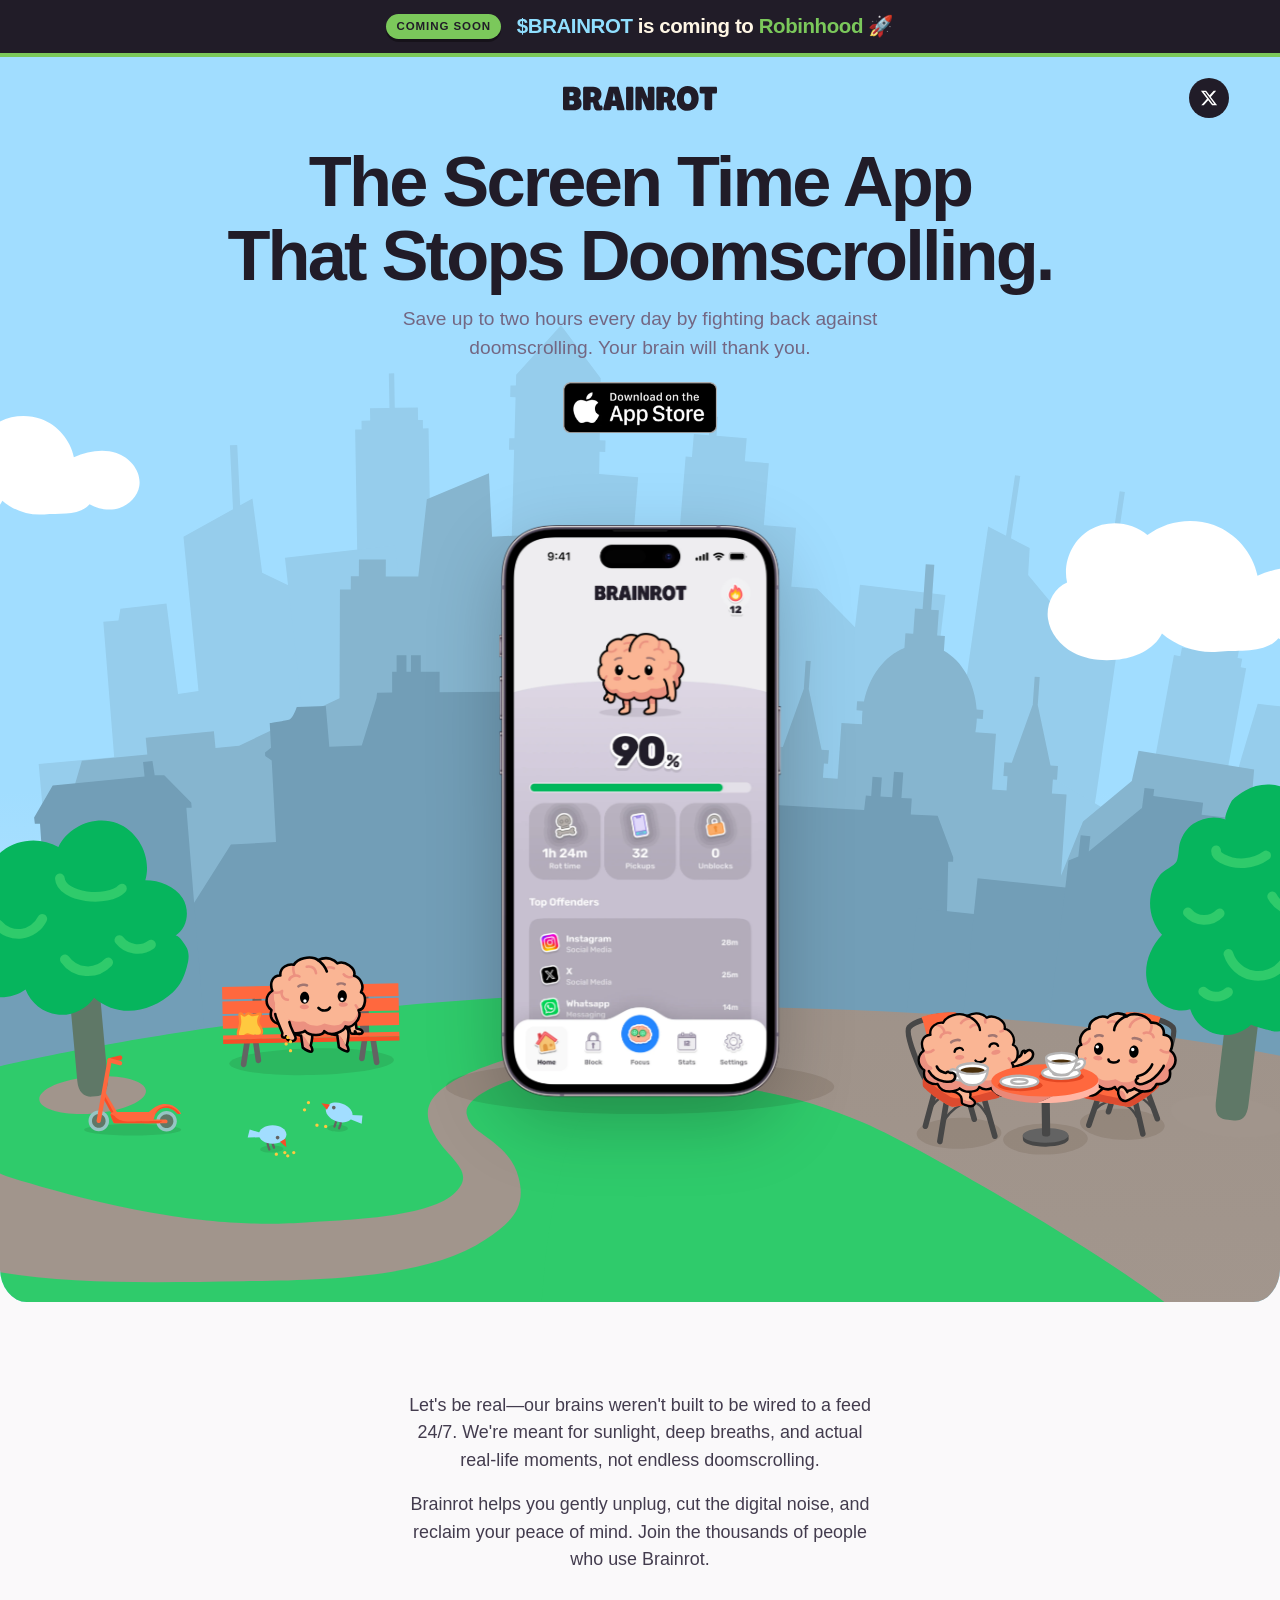
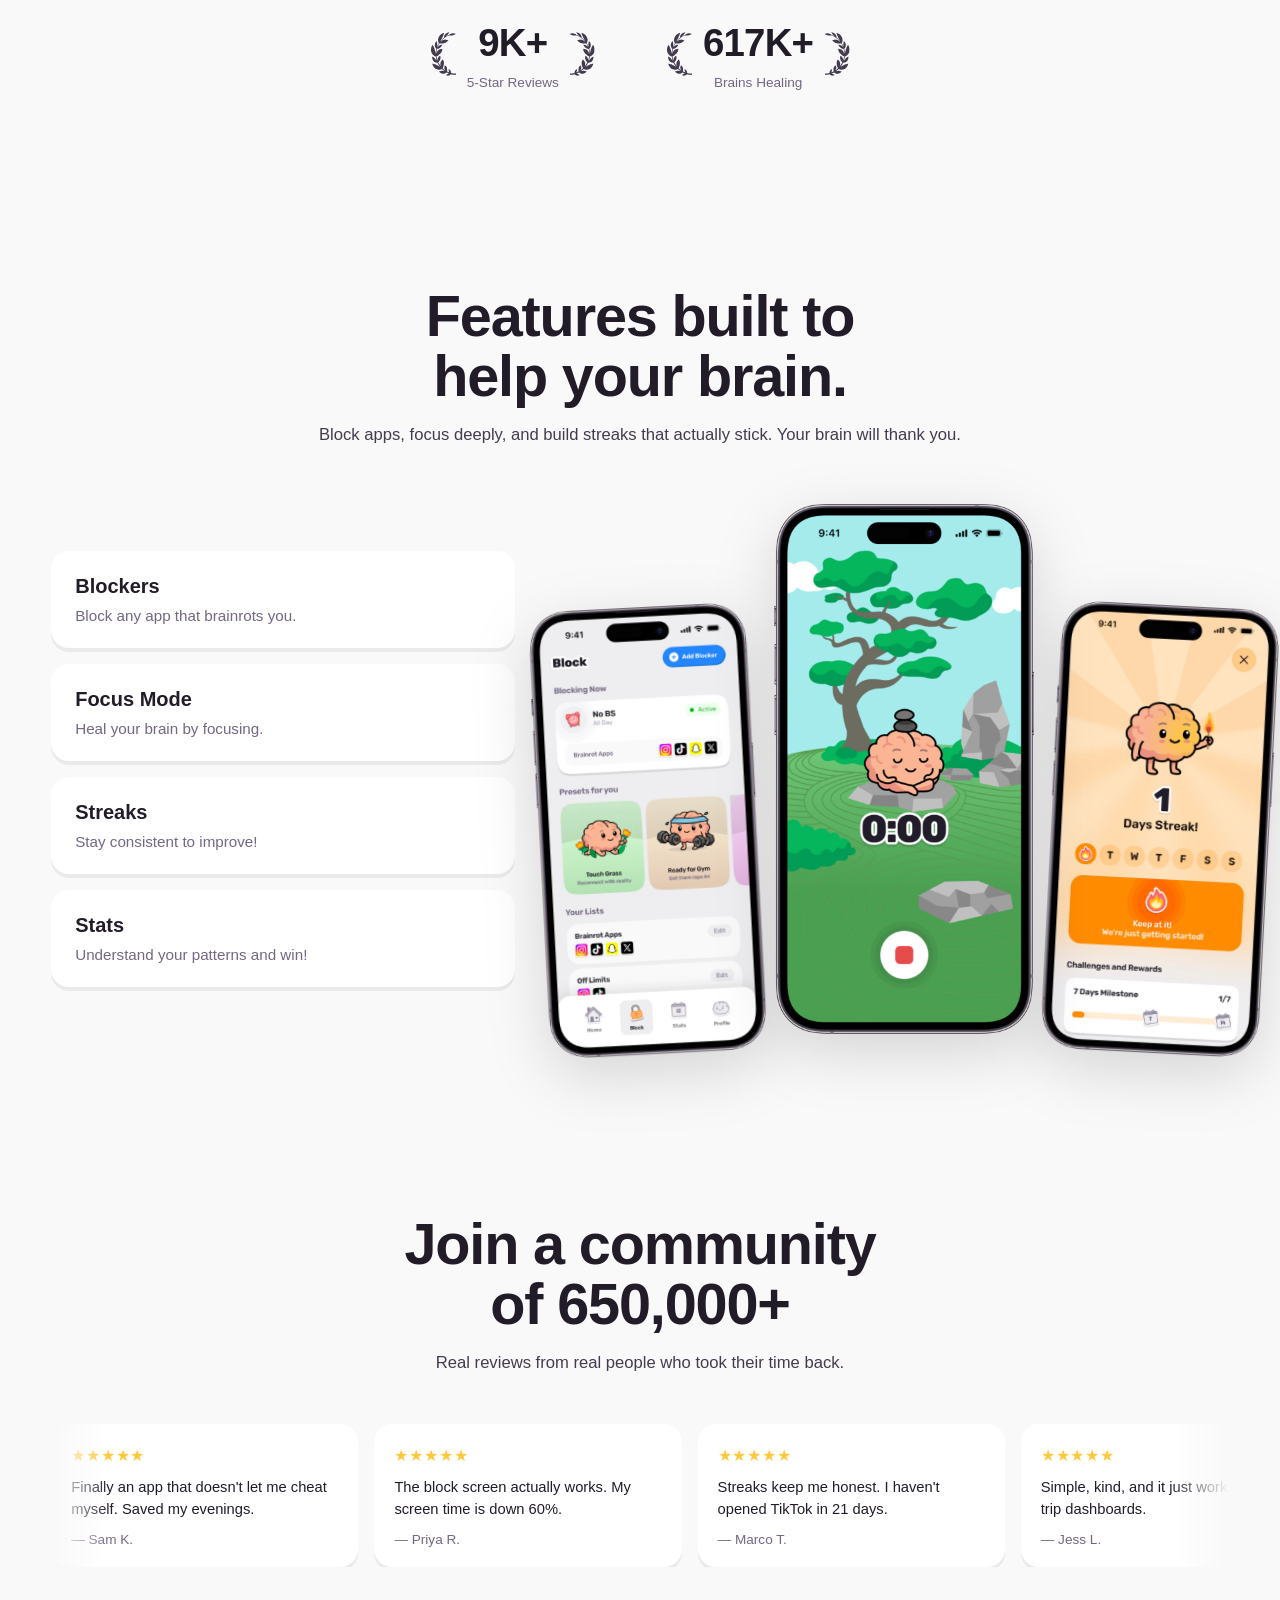
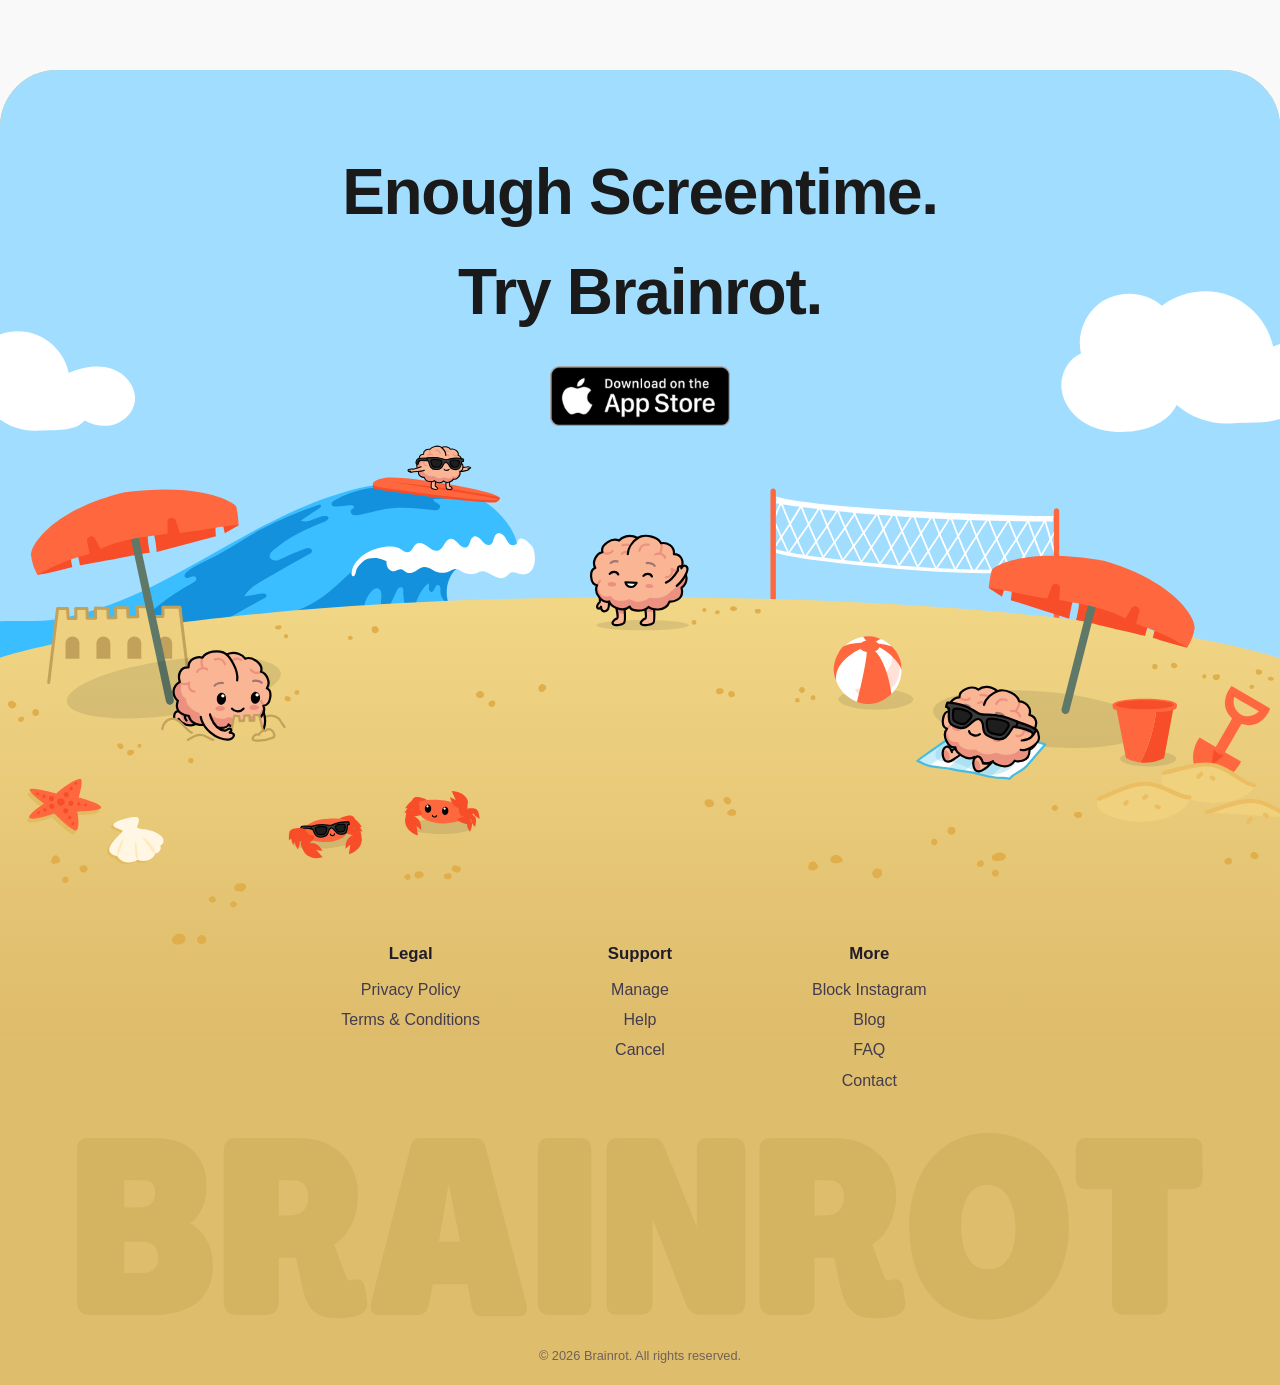
<file: index.htm>
﻿<!DOCTYPE html>
<html lang="en">
<head>
    <meta charset="UTF-8">
    <meta name="viewport" content="width=device-width, initial-scale=1.0">
    <title>Brainrot: Screen Time App &amp; App Blocker for iPhone</title>
    <meta name="description" content="Brainrot is an iPhone screen time app and app blocker. Set schedules and daily limits for distracting apps, use focus timers, and stop doomscrolling.">
    <meta name="robots" content="index, follow, max-image-preview:large">

    <!-- favicon -->
    <link rel="icon" type="image/svg+xml" href="images/favicon.svg">
    <link rel="icon" type="image/png" sizes="96x96" href="images/favicon-96x96.png">
    <link rel="apple-touch-icon" href="images/apple-touch-icon.png">

    <!-- open graph / facebook -->
    <meta property="og:type" content="website">
    <meta property="og:url" content="https://thebrainrotapp.com/">
    <meta property="og:site_name" content="Brainrot">
    <meta property="og:title" content="Brainrot: Screen Time App &amp; App Blocker for iPhone">
    <meta property="og:description" content="Brainrot is an iPhone screen time app and app blocker. Set schedules and daily limits for distracting apps, use focus timers, and stop doomscrolling.">
    <meta property="og:image" content="https://thebrainrotapp.com/images/og-image.png">
    <meta property="og:image:width" content="1200">
    <meta property="og:image:height" content="630">
    <meta property="og:image:alt" content="Brainrot screen time app for iPhone">

    <!-- twitter -->
    <meta name="twitter:card" content="summary_large_image">
    <meta name="twitter:title" content="Brainrot: Screen Time App &amp; App Blocker for iPhone">
    <meta name="twitter:description" content="Brainrot is an iPhone screen time app and app blocker. Set schedules and daily limits for distracting apps, use focus timers, and stop doomscrolling.">
    <meta name="twitter:image" content="https://thebrainrotapp.com/images/og-image.png">
    <meta name="twitter:image:alt" content="Brainrot screen time app for iPhone">

    <!-- canonical url -->
    <link rel="canonical" href="index-1.htm">

    <!-- fonts -->
    <link rel="preconnect" href="https://fonts.googleapis.com">
    <link rel="preconnect" href="https://fonts.gstatic.com" crossorigin="">
    <link href="css2?family=Rubik:wght@400;500;600;700;800;900&display=swap" rel="stylesheet">

    <!-- stylesheet -->
    <link rel="stylesheet" href="home.css">

    <!-- structured data -->
    <script type="application/ld+json">
    {
        "@context": "https://schema.org",
        "@graph": [
            {
                "@type": "WebSite",
                "@id": "https://thebrainrotapp.com/#website",
                "url": "https://thebrainrotapp.com/",
                "name": "Brainrot",
                "alternateName": [
                    "Brainrot App",
                    "thebrainrotapp.com"
                ],
                "description": "Brainrot is an iPhone screen time app and app blocker. Set schedules and daily limits for distracting apps, use focus timers, and stop doomscrolling.",
                "publisher": {
                    "@id": "https://thebrainrotapp.com/#organization"
                }
            },
            {
                "@type": "Organization",
                "@id": "https://thebrainrotapp.com/#organization",
                "name": "Brainrot",
                "url": "https://thebrainrotapp.com/",
                "logo": {
                    "@type": "ImageObject",
                    "url": "https://thebrainrotapp.com/images/apple-touch-icon.png",
                    "width": 180,
                    "height": 180
                }
            }
        ]
    }
    </script>

    <!-- Meta Pixel Code -->
    <script>
        !function(f,b,e,v,n,t,s)
        {if(f.fbq)return;n=f.fbq=function(){n.callMethod?
        n.callMethod.apply(n,arguments):n.queue.push(arguments)};
        if(!f._fbq)f._fbq=n;n.push=n;n.loaded=!0;n.version='2.0';
        n.queue=[];t=b.createElement(e);t.async=!0;
        t.src=v;s=b.getElementsByTagName(e)[0];
        s.parentNode.insertBefore(t,s)}(window, document,'script',
        'https://connect.facebook.net/en_US/fbevents.js');
        fbq('init', '908641598390558');
        fbq('track', 'PageView');
    </script>
    <noscript><img height="1" width="1" style="display:none" src="tr?id=908641598390558&ev=PageView&noscript=1"></noscript>
    <!-- End Meta Pixel Code -->
</head>
<body>

    <!-- ROBINHOOD ANNOUNCEMENT -->
    <div class="rh-banner" role="banner">
        <span class="rh-banner-pill">Coming soon</span>
        <span class="rh-banner-text"><span class="rh-banner-ticker">$BRAINROT</span> is coming to <span class="rh-banner-rh">Robinhood</span> 🚀</span>
    </div>

    <!-- HERO -->
    <section class="hero">
        <picture class="hero-bg" aria-hidden="true">
            <source media="(max-width: 700px)" srcset="images/hero-scene-mobile.svg">
            <img src="images/hero-scene.svg" alt="">
        </picture>

        <nav class="site-nav">
            <a href="index-1.htm" class="brand" aria-label="Brainrot home">
                <img src="images/brainrot-logo.svg" alt="Brainrot">
            </a>
            <a href="https://x.com/appbrainrot" class="nav-x" target="_blank" rel="noopener noreferrer" aria-label="Brainrot on X">
                <svg viewBox="0 0 24 24" width="18" height="18" aria-hidden="true"><path fill="currentColor" d="M18.244 2.25h3.308l-7.227 8.26 8.502 11.24H16.17l-5.214-6.817L4.99 21.75H1.68l7.73-8.835L1.254 2.25H8.08l4.713 6.231zm-1.161 17.52h1.833L7.084 4.126H5.117z"/></svg>
            </a>
        </nav>

        <div class="hero-inner">
            <h1 class="hero-title">
                <span>The Screen Time App</span>
                <span>That Stops Doomscrolling.</span>
            </h1>
            <p class="hero-sub">Save up to two hours every day by fighting back against doomscrolling. Your brain will thank you.</p>
            <a href="https://apps.apple.com/us/app/brainrot-screen-time-control/id6744338972" class="hero-cta">
                <img src="images/app-store-badge.webp" alt="Download on the App Store">
            </a>
        </div>
        <img class="hero-phone" src="images/phone-hero.webp" width="1200" height="2443" loading="eager" fetchpriority="high" alt="Brainrot app showing a focus timer">
    </section>

    <!-- ABOUT + STATS -->
    <section class="about">
        <div class="about-copy reveal">
            <p>Let's be real&mdash;our brains weren't built to be wired to a feed 24/7. We're meant for sunlight, deep breaths, and actual real-life moments, not endless doomscrolling.</p>
            <p>Brainrot helps you gently unplug, cut the digital noise, and reclaim your peace of mind. Join the thousands of people who use Brainrot.</p>
        </div>
        <div class="stats reveal">
            <div class="stat">
                <div class="stat-num">10K+</div>
                <div class="stat-label">5-Star Reviews</div>
            </div>
            <div class="stat">
                <div class="stat-num">650K+</div>
                <div class="stat-label">Brains Healing</div>
            </div>
        </div>
    </section>

    <!-- FEATURES -->
    <section class="features">
        <div class="features-head reveal">
            <h2>Features built to<br>help your brain.</h2>
            <p>Block apps, focus deeply, and build streaks that actually stick. Your brain will thank you.</p>
        </div>

        <div class="features-body">
            <ul class="feature-list">
                <li class="feature-item reveal">
                    <h3>Blockers</h3>
                    <p>Block any app that brainrots you.</p>
                </li>
                <li class="feature-item reveal">
                    <h3>Focus Mode</h3>
                    <p>Heal your brain by focusing.</p>
                </li>
                <li class="feature-item reveal">
                    <h3>Streaks</h3>
                    <p>Stay consistent to improve!</p>
                </li>
                <li class="feature-item reveal">
                    <h3>Stats</h3>
                    <p>Understand your patterns and win!</p>
                </li>
            </ul>

            <div class="feature-phones reveal">
                <img class="phone phone-1" src="images/phone-feature-1.webp" width="660" height="1344" loading="lazy" decoding="async" fetchpriority="low" alt="Brainrot app blocker screen">
                <img class="phone phone-2" src="images/phone-feature-2.webp" width="780" height="1593" loading="lazy" decoding="async" fetchpriority="low" alt="Brainrot focus mode screen">
                <img class="phone phone-3" src="images/phone-feature-3.webp" width="660" height="1348" loading="lazy" decoding="async" fetchpriority="low" alt="Brainrot stats screen">
            </div>
        </div>
    </section>

    <!-- TESTIMONIALS -->
    <section class="testimonials">
        <div class="testimonials-head reveal">
            <h2>Join a community<br>of 650,000+</h2>
            <p>Real reviews from real people who took their time back.</p>
        </div>

        <div class="testimonials-row reveal">
            <div class="marquee-track">
                <div class="marquee-group">
                    <article class="review">
                        <div class="stars">★★★★★</div>
                        <p>Finally an app that doesn't let me cheat myself. Saved my evenings.</p>
                        <div class="reviewer">— Sam K.</div>
                    </article>
                    <article class="review">
                        <div class="stars">★★★★★</div>
                        <p>The block screen actually works. My screen time is down 60%.</p>
                        <div class="reviewer">— Priya R.</div>
                    </article>
                    <article class="review">
                        <div class="stars">★★★★★</div>
                        <p>Streaks keep me honest. I haven't opened TikTok in 21 days.</p>
                        <div class="reviewer">— Marco T.</div>
                    </article>
                    <article class="review">
                        <div class="stars">★★★★★</div>
                        <p>Simple, kind, and it just works. No guilt-trip dashboards.</p>
                        <div class="reviewer">— Jess L.</div>
                    </article>
                    <article class="review">
                        <div class="stars">★★★★★</div>
                        <p>My brain feels quieter. Worth every cent.</p>
                        <div class="reviewer">— Devon A.</div>
                    </article>
                </div>
            </div>
        </div>
    </section>

    <!-- CTA + FOOTER (overlaid on the beach) -->
    <section class="cta">
        <picture class="cta-bg" aria-hidden="true">
            <source media="(max-width: 700px)" srcset="images/beach-scene-mobile.svg">
            <img src="images/beach-scene.svg" alt="">
        </picture>

        <div class="cta-inner reveal">
            <h2><span>Enough Screentime.</span><span>Try Brainrot.</span></h2>
            <a href="https://apps.apple.com/us/app/brainrot-screen-time-control/id6744338972" class="cta-button">
                <img src="images/app-store-badge.webp" alt="Download on the App Store">
            </a>
        </div>

        <div class="footer-cols">
            <div class="footer-col">
                <h4>Legal</h4>
                <a href="privacy.html">Privacy Policy</a>
                <a href="terms.html">Terms &amp; Conditions</a>
            </div>
            <div class="footer-col">
                <h4>Support</h4>
                <a href="manage.html">Manage</a>
                <a href="help.html">Help</a>
                <a href="cancel.html">Cancel</a>
            </div>
            <div class="footer-col">
                <h4>More</h4>
                <a href="block-instagram-on-iphone.html">Block Instagram</a>
                <a href="blog.html">Blog</a>
                <a href="faq.html">FAQ</a>
                <a href="contact.html">Contact</a>
            </div>
        </div>

        <img class="cta-wordmark" src="images/brainrot-wordmark.svg" alt="Brainrot">
        <p class="copyright">&copy; 2026 Brainrot. All rights reserved.</p>
    </section>

    <script src="script.js"></script>
    <script async="" src="latest.js"></script>
    <script async="" src="auto-events.js"></script>
</body>
</html>
</file>
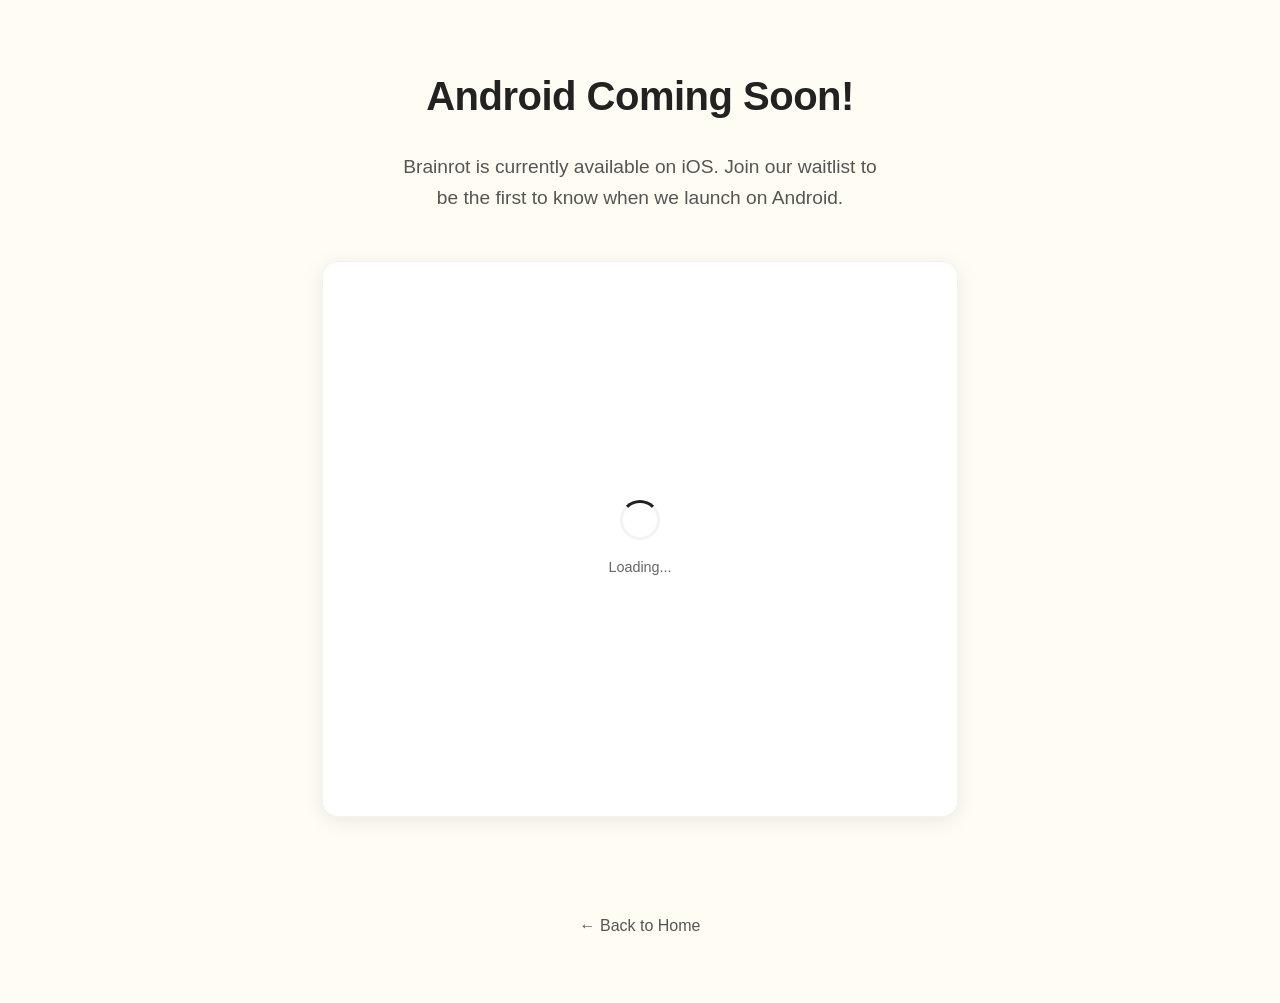
<file: android-waitlist.html>
﻿<!DOCTYPE html>
<html lang="en">
<head>
    <meta charset="UTF-8">
    <meta name="viewport" content="width=device-width, initial-scale=1.0">
    <title>Android Waitlist - Brainrot</title>
    <meta name="description" content="Join the waitlist for Brainrot on Android. Be the first to know when our Android app launches.">
    
    <!-- favicon -->
    <link rel="icon" type="image/svg+xml" href="images/favicon.svg">
    <link rel="icon" type="image/png" sizes="96x96" href="images/favicon-96x96.png">
    <link rel="apple-touch-icon" href="images/apple-touch-icon.png">
    
    <!-- open graph / facebook -->
    <meta property="og:type" content="website">
    <meta property="og:url" content="https://thebrainrotapp.com/android-waitlist.html">
    <meta property="og:title" content="Android Waitlist - Brainrot">
    <meta property="og:description" content="Join the waitlist for Brainrot on Android. Be the first to know when our Android app launches.">
    <meta property="og:image" content="https://thebrainrotapp.com/images/og-image.png">
    
    <!-- stylesheet -->
    <link rel="stylesheet" href="styles.css">
    
    <style>
        .waitlist-container {
            max-width: 700px;
            margin: 0 auto;
            padding: 4rem 2rem;
            text-align: center;
        }
        
        .waitlist-container h1 {
            font-size: 2.5rem;
            font-weight: 600;
            color: #222;
            margin-bottom: 1.5rem;
            letter-spacing: -0.5px;
        }
        
        .waitlist-container .subtitle {
            font-size: 1.2rem;
            color: #555;
            margin-bottom: 3rem;
            line-height: 1.6;
            max-width: 500px;
            margin-left: auto;
            margin-right: auto;
        }
        
        .waitlist-form {
            margin: 3rem 0;
        }
        
        .google-form-container {
            border-radius: 16px;
            overflow: hidden;
            box-shadow: 0 4px 20px rgba(0, 0, 0, 0.08);
            background: white;
            border: 1px solid rgba(0, 0, 0, 0.05);
            position: relative;
            min-height: 550px;
        }
        
        .google-form-container iframe {
            width: 100%;
            border: none;
            display: block;
            min-height: 550px;
        }
        
        .loading-indicator {
            position: absolute;
            top: 0;
            left: 0;
            right: 0;
            bottom: 0;
            display: flex;
            flex-direction: column;
            align-items: center;
            justify-content: center;
            background: white;
            z-index: 10;
        }
        
        .loading-spinner {
            width: 40px;
            height: 40px;
            border: 3px solid #f3f3f3;
            border-top: 3px solid #222;
            border-radius: 50%;
            animation: spin 1s linear infinite;
            margin-bottom: 1rem;
        }
        
        .loading-text {
            color: #666;
            font-size: 0.9rem;
            font-weight: 500;
        }
        
        @keyframes spin {
            0% { transform: rotate(0deg); }
            100% { transform: rotate(360deg); }
        }
        
        .form-loaded .loading-indicator {
            display: none;
        }
        
        .back-link {
            display: inline-block;
            margin-top: 3rem;
            color: #555;
            text-decoration: none;
            font-weight: 500;
            transition: color 0.3s ease;
        }
        
        .back-link:hover {
            color: #222;
        }
        
        /* Mobile responsive */
        @media (max-width: 768px) {
            .waitlist-container {
                padding: 2rem 1rem;
            }
            
            .waitlist-container h1 {
                font-size: 2rem;
            }
            
            .google-form-container iframe {
                min-height: 600px;
            }
        }
    </style>
</head>
<body>
    <div class="container">
        <div class="waitlist-container">
            <h1>Android Coming Soon!</h1>
            <p class="subtitle">Brainrot is currently available on iOS. Join our waitlist to be the first to know when we launch on Android.</p>
            
            <div class="waitlist-form">
                <div class="google-form-container">
                    <div class="loading-indicator">
                        <div class="loading-spinner"></div>
                        <span class="loading-text">Loading...</span>
                    </div>
                    <iframe id="google-form" src="https://docs.google.com/forms/d/e/1FAIpQLSfD2lhavvvheeOtK44iGdl7-CAxYFJZ_YVo0do2jHRo8Oqq7g/viewform?embedded=true" width="100%" height="554" frameborder="0" marginheight="0" marginwidth="0">
                        Loading…
                    </iframe>
                </div>
            </div>
            
            <a href="index.html" class="back-link">← Back to Home</a>
        </div>
    </div>
    
    <script>
        // Hide loading indicator when iframe loads
        document.getElementById('google-form').addEventListener('load', function() {
            document.querySelector('.google-form-container').classList.add('form-loaded');
        });
        
        // Also hide after a timeout as backup (in case load event doesn't fire)
        setTimeout(function() {
            document.querySelector('.google-form-container').classList.add('form-loaded');
        }, 5000);
    </script>
    
    <script async="" src="latest.js"></script>
</body>
</html>
</file>
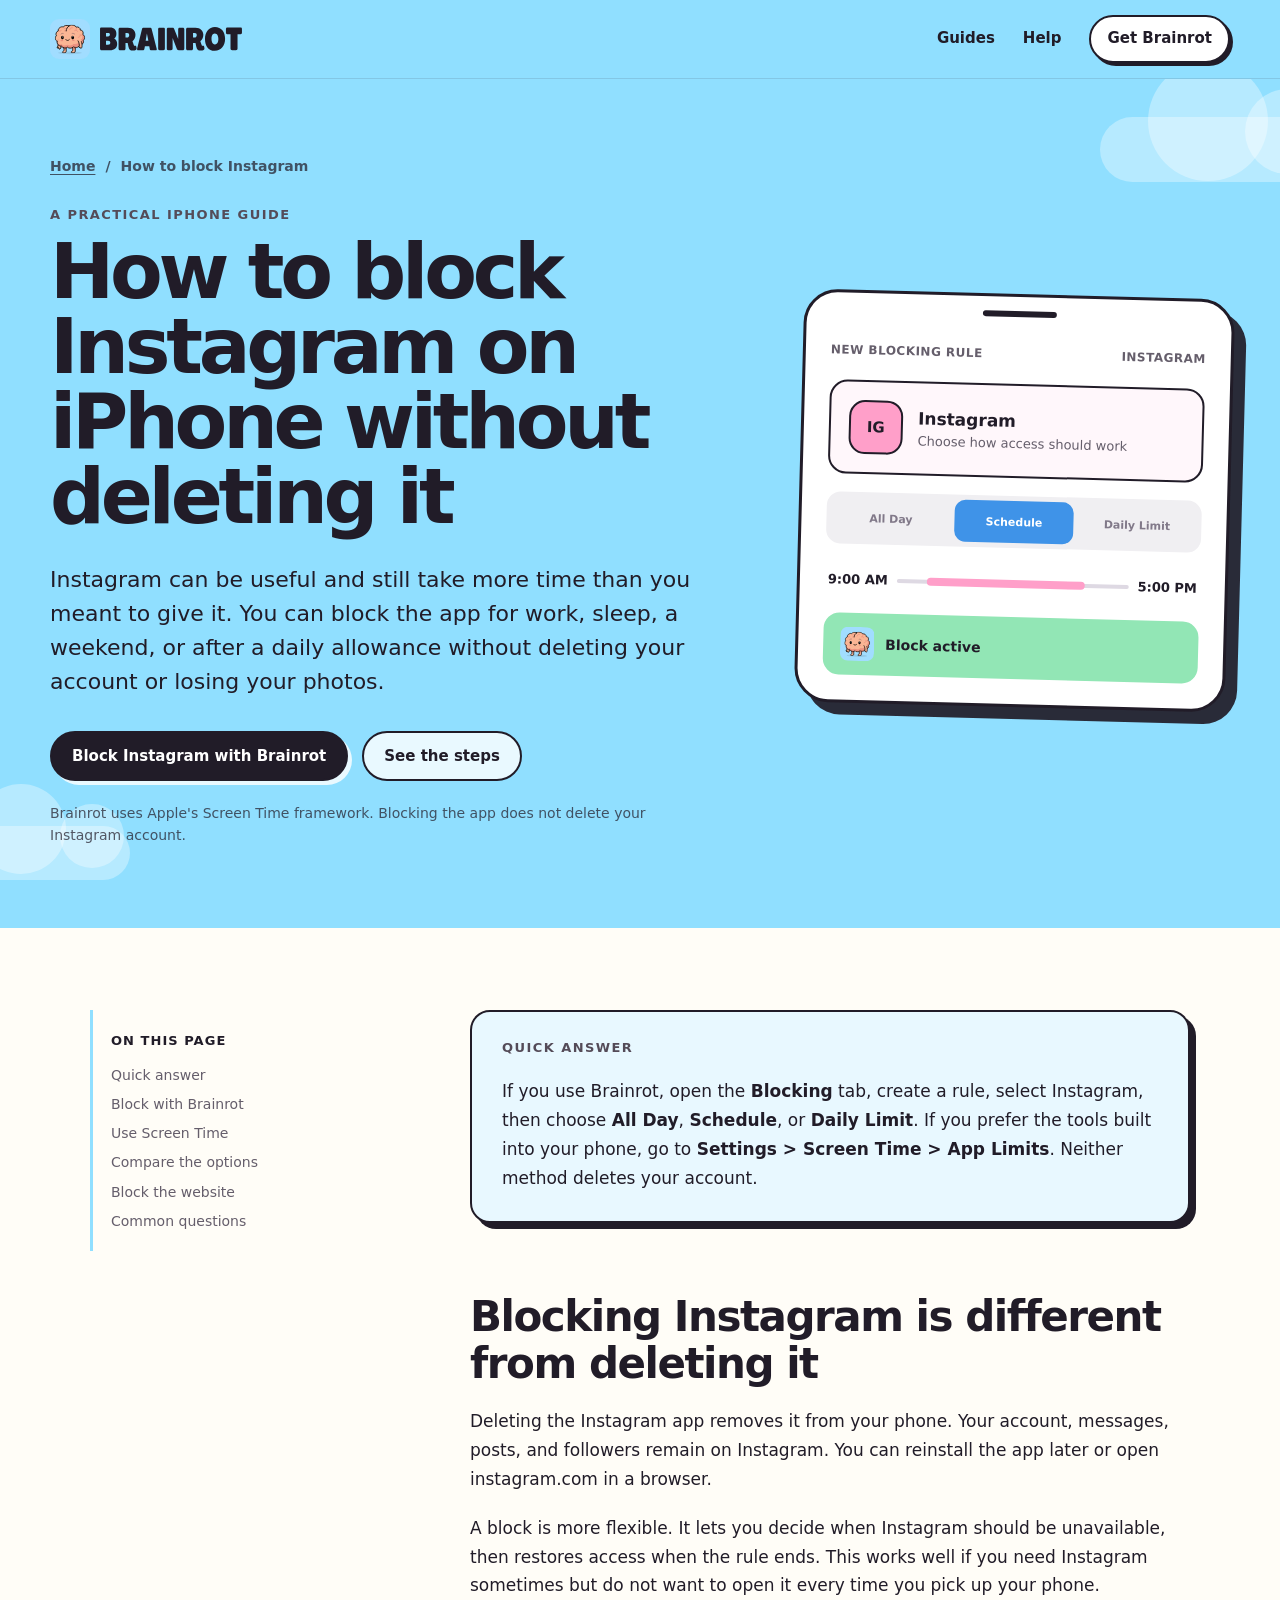
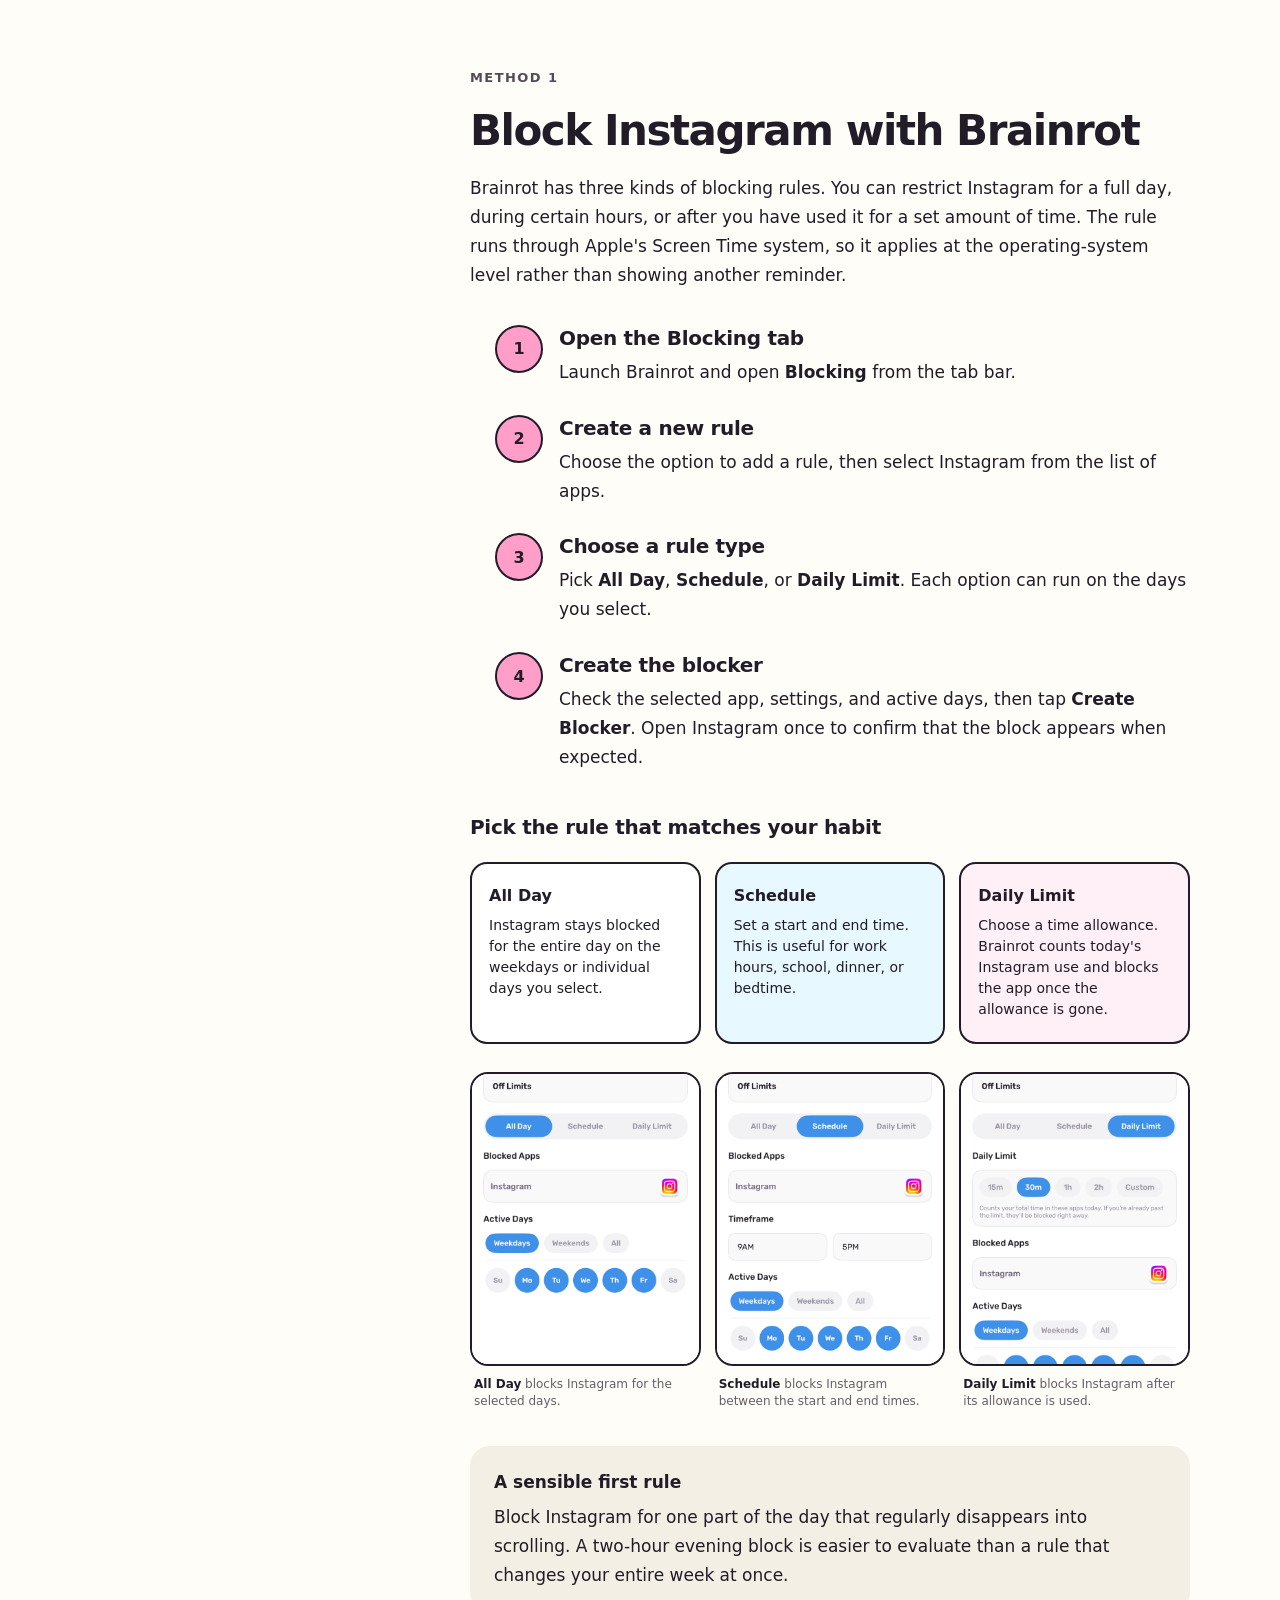
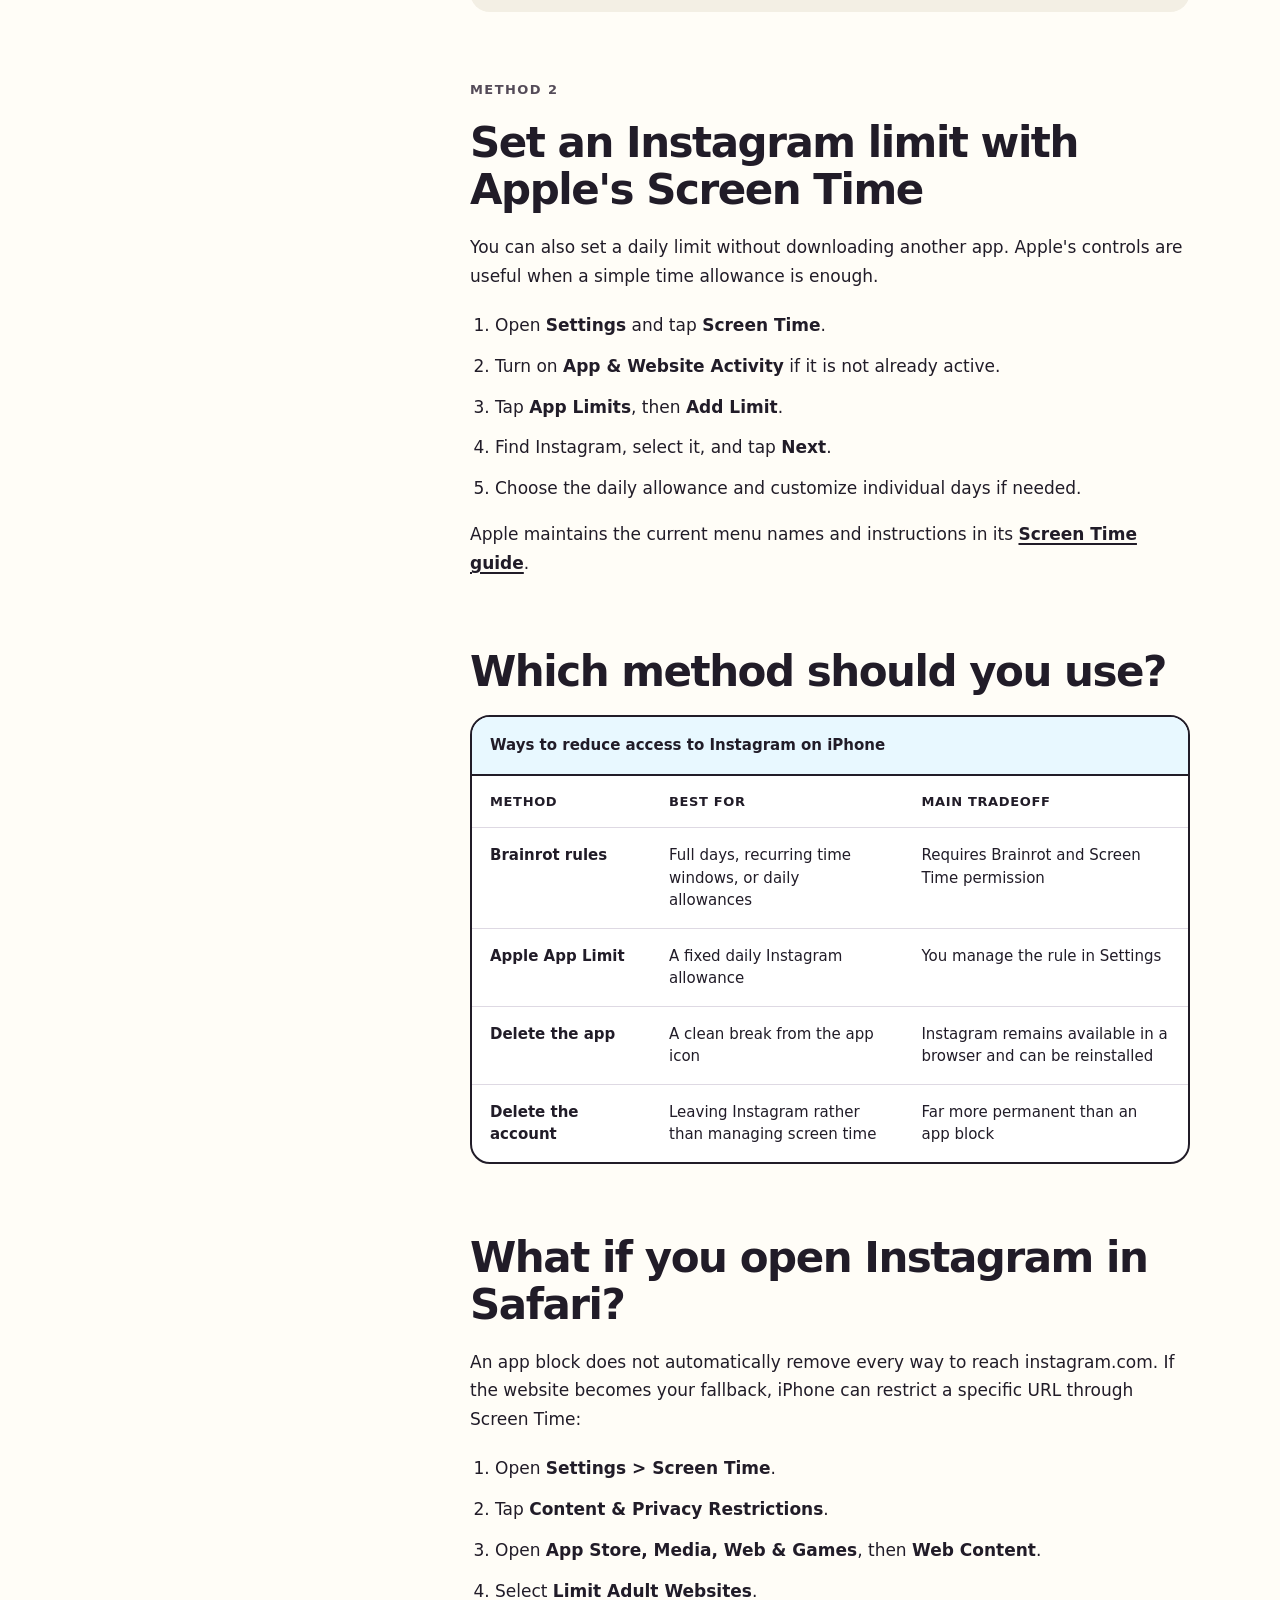
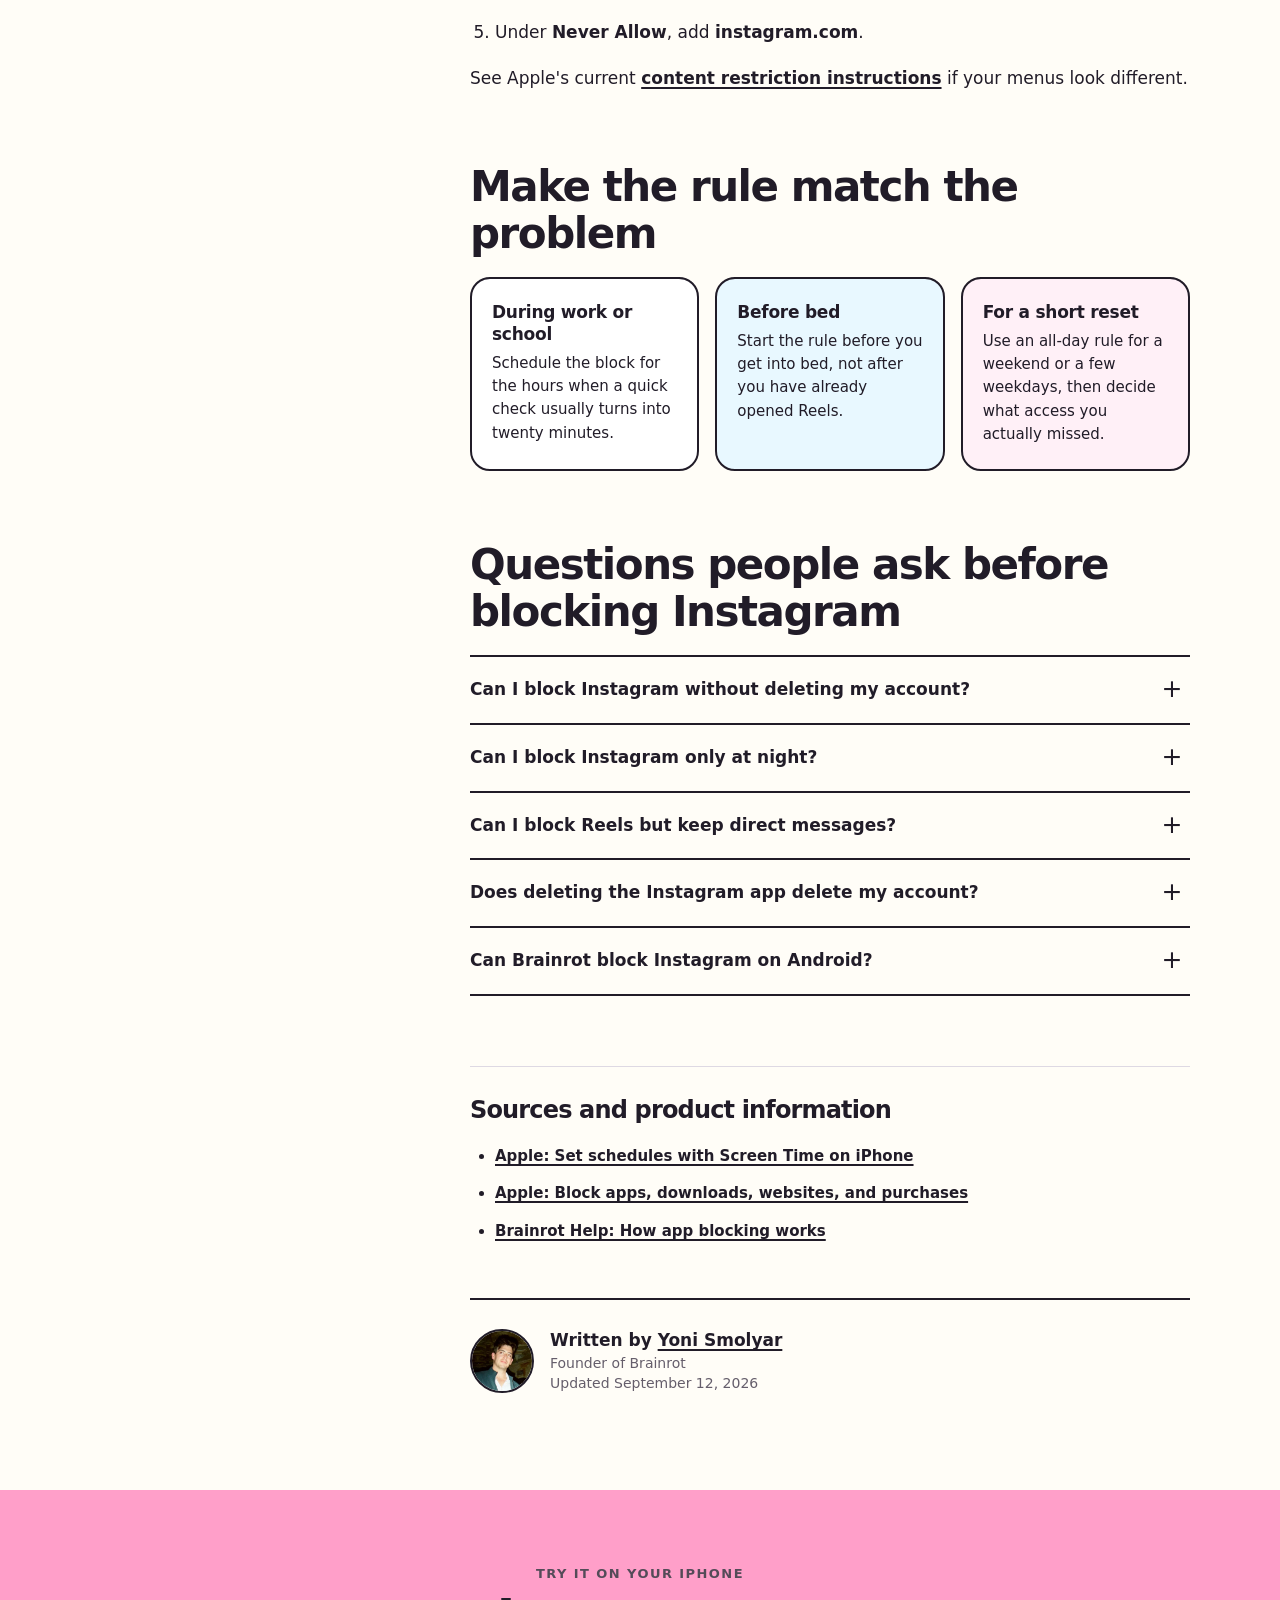
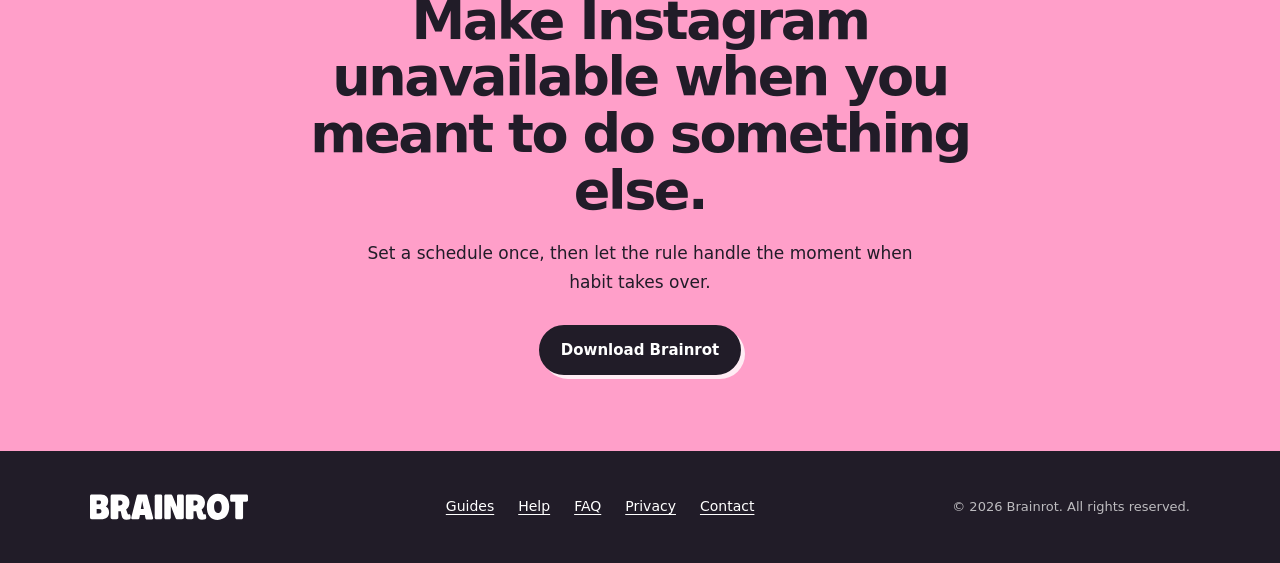
<file: block-instagram-on-iphone.html>
﻿<!DOCTYPE html>
<html lang="en">
<head>
    <meta charset="UTF-8">
    <meta name="viewport" content="width=device-width, initial-scale=1.0">
    <title>How to Block Instagram on iPhone Without Deleting It | Brainrot</title>
    <meta name="description" content="Block Instagram on iPhone without deleting your account. Use Brainrot's All Day, Schedule, or Daily Limit rules, or Apple's built-in Screen Time.">
    <meta name="author" content="Yoni Smolyar">
    <meta name="robots" content="index, follow, max-image-preview:large">
    <meta name="theme-color" content="#90dfff">

    <link rel="icon" type="image/svg+xml" href="images/favicon.svg">
    <link rel="icon" type="image/png" sizes="96x96" href="images/favicon-96x96.png">
    <link rel="apple-touch-icon" href="images/apple-touch-icon.png">
    <link rel="canonical" href="block-instagram-on-iphone.html">

    <meta property="og:type" content="article">
    <meta property="og:site_name" content="Brainrot">
    <meta property="og:url" content="https://thebrainrotapp.com/block-instagram-on-iphone.html">
    <meta property="og:title" content="How to Block Instagram on iPhone Without Deleting It">
    <meta property="og:description" content="Set an All Day, Schedule, or Daily Limit rule for Instagram while keeping your account intact.">
    <meta property="og:image" content="https://thebrainrotapp.com/images/og-image.png">
    <meta property="article:published_time" content="2026-09-12">
    <meta property="article:modified_time" content="2026-09-12">
    <meta property="article:author" content="Yoni Smolyar">

    <meta name="twitter:card" content="summary_large_image">
    <meta name="twitter:title" content="How to Block Instagram on iPhone Without Deleting It">
    <meta name="twitter:description" content="Use Brainrot or Apple's Screen Time to block Instagram for the full day, during set hours, or after a daily allowance.">
    <meta name="twitter:image" content="https://thebrainrotapp.com/images/og-image.png">

    <link rel="preconnect" href="https://fonts.googleapis.com">
    <link rel="preconnect" href="https://fonts.gstatic.com" crossorigin="">
    <link href="css2?family=Rubik:wght@400;500;600;700;800;900&amp;display=swap" rel="stylesheet">
    <link rel="stylesheet" href="guide.css">

    <script type="application/ld+json">
    {
        "@context": "https://schema.org",
        "@graph": [
            {
                "@type": "Article",
                "@id": "https://thebrainrotapp.com/block-instagram-on-iphone.html#article",
                "headline": "How to Block Instagram on iPhone Without Deleting It",
                "description": "A practical guide to blocking Instagram on an iPhone with Brainrot or Apple's Screen Time tools.",
                "datePublished": "2026-09-12",
                "dateModified": "2026-09-12",
                "mainEntityOfPage": "https://thebrainrotapp.com/block-instagram-on-iphone.html",
                "author": {
                    "@type": "Person",
                    "name": "Yoni Smolyar",
                    "url": "https://thebrainrotapp.com/author/yoni-smolyar.html"
                },
                "publisher": {
                    "@type": "Organization",
                    "name": "Brainrot",
                    "url": "https://thebrainrotapp.com/",
                    "logo": {
                        "@type": "ImageObject",
                        "url": "https://thebrainrotapp.com/images/brainrot-icon.svg"
                    }
                },
                "image": [
                    "https://thebrainrotapp.com/images/og-image.png",
                    "https://thebrainrotapp.com/images/block-instagram-all-day.png",
                    "https://thebrainrotapp.com/images/block-instagram-schedule.png",
                    "https://thebrainrotapp.com/images/block-instagram-daily-limit.png"
                ],
                "about": [
                    "Blocking Instagram on iPhone",
                    "iPhone Screen Time",
                    "Social media app blocking"
                ]
            },
            {
                "@type": "BreadcrumbList",
                "@id": "https://thebrainrotapp.com/block-instagram-on-iphone.html#breadcrumbs",
                "itemListElement": [
                    {
                        "@type": "ListItem",
                        "position": 1,
                        "name": "Home",
                        "item": "https://thebrainrotapp.com/"
                    },
                    {
                        "@type": "ListItem",
                        "position": 2,
                        "name": "How to Block Instagram on iPhone",
                        "item": "https://thebrainrotapp.com/block-instagram-on-iphone.html"
                    }
                ]
            }
        ]
    }
    </script>
</head>
<body>
    <a class="skip-link" href="#guide-content">Skip to the guide</a>

    <header class="site-header">
        <div class="header-inner">
            <a class="brand" href="index-1.htm" aria-label="Brainrot home">
                <img class="brand-icon" src="images/brainrot-icon.svg" alt="" width="40" height="40">
                <img class="brand-logo" src="images/brainrot-logo.svg" alt="Brainrot" width="158" height="28">
            </a>
            <nav class="header-nav" aria-label="Main navigation">
                <a href="blog.html">Guides</a>
                <a href="help.html">Help</a>
                <a class="header-download" href="https://apps.apple.com/us/app/brainrot-screen-time-control/id6744338972">Get Brainrot</a>
            </nav>
        </div>
    </header>

    <main id="guide-content">
        <section class="guide-hero">
            <div class="hero-cloud hero-cloud-one" aria-hidden="true"></div>
            <div class="hero-cloud hero-cloud-two" aria-hidden="true"></div>

            <div class="hero-grid">
                <div class="hero-copy">
                    <nav class="breadcrumbs" aria-label="Breadcrumb">
                        <a href="index-1.htm">Home</a>
                        <span aria-hidden="true">/</span>
                        <span>How to block Instagram</span>
                    </nav>
                    <p class="eyebrow">A practical iPhone guide</p>
                    <h1>How to block Instagram on iPhone without deleting it</h1>
                    <p class="hero-lede">Instagram can be useful and still take more time than you meant to give it. You can block the app for work, sleep, a weekend, or after a daily allowance without deleting your account or losing your photos.</p>
                    <div class="hero-actions">
                        <a class="button button-primary" href="https://apps.apple.com/us/app/brainrot-screen-time-control/id6744338972">Block Instagram with Brainrot</a>
                        <a class="button button-secondary" href="#brainrot-steps">See the steps</a>
                    </div>
                    <p class="hero-note">Brainrot uses Apple's Screen Time framework. Blocking the app does not delete your Instagram account.</p>
                </div>

                <div class="schedule-preview" aria-label="The three Brainrot blocking rule types">
                    <div class="preview-topline">
                        <span>New blocking rule</span>
                        <span>Instagram</span>
                    </div>
                    <div class="preview-app">
                        <div class="preview-app-mark" aria-hidden="true">IG</div>
                        <div>
                            <strong>Instagram</strong>
                            <span>Choose how access should work</span>
                        </div>
                    </div>
                    <div class="preview-rule-types" aria-hidden="true">
                        <span>All Day</span>
                        <span class="is-active">Schedule</span>
                        <span>Daily Limit</span>
                    </div>
                    <div class="preview-time">
                        <span>9:00 AM</span>
                        <span class="preview-line" aria-hidden="true"></span>
                        <span>5:00 PM</span>
                    </div>
                    <div class="preview-status">
                        <img src="images/brainrot-icon.svg" alt="" width="34" height="34">
                        <span>Block active</span>
                    </div>
                </div>
            </div>
        </section>

        <div class="page-shell">
            <aside class="table-of-contents" aria-label="On this page">
                <p>On this page</p>
                <a href="#quick-answer">Quick answer</a>
                <a href="#brainrot-steps">Block with Brainrot</a>
                <a href="#screen-time">Use Screen Time</a>
                <a href="#compare-methods">Compare the options</a>
                <a href="#browser-loophole">Block the website</a>
                <a href="#questions">Common questions</a>
            </aside>

            <article class="guide-article">
                <section class="quick-answer" id="quick-answer">
                    <p class="section-label">Quick answer</p>
                    <p>If you use Brainrot, open the <strong>Blocking</strong> tab, create a rule, select Instagram, then choose <strong>All Day</strong>, <strong>Schedule</strong>, or <strong>Daily Limit</strong>. If you prefer the tools built into your phone, go to <strong>Settings &gt; Screen Time &gt; App Limits</strong>. Neither method deletes your account.</p>
                </section>

                <section>
                    <h2>Blocking Instagram is different from deleting it</h2>
                    <p>Deleting the Instagram app removes it from your phone. Your account, messages, posts, and followers remain on Instagram. You can reinstall the app later or open instagram.com in a browser.</p>
                    <p>A block is more flexible. It lets you decide when Instagram should be unavailable, then restores access when the rule ends. This works well if you need Instagram sometimes but do not want to open it every time you pick up your phone.</p>
                </section>

                <section id="brainrot-steps">
                    <p class="section-label">Method 1</p>
                    <h2>Block Instagram with Brainrot</h2>
                    <p>Brainrot has three kinds of blocking rules. You can restrict Instagram for a full day, during certain hours, or after you have used it for a set amount of time. The rule runs through Apple's Screen Time system, so it applies at the operating-system level rather than showing another reminder.</p>

                    <ol class="steps">
                        <li>
                            <div>
                                <h3>Open the Blocking tab</h3>
                                <p>Launch Brainrot and open <strong>Blocking</strong> from the tab bar.</p>
                            </div>
                        </li>
                        <li>
                            <div>
                                <h3>Create a new rule</h3>
                                <p>Choose the option to add a rule, then select Instagram from the list of apps.</p>
                            </div>
                        </li>
                        <li>
                            <div>
                                <h3>Choose a rule type</h3>
                                <p>Pick <strong>All Day</strong>, <strong>Schedule</strong>, or <strong>Daily Limit</strong>. Each option can run on the days you select.</p>
                            </div>
                        </li>
                        <li>
                            <div>
                                <h3>Create the blocker</h3>
                                <p>Check the selected app, settings, and active days, then tap <strong>Create Blocker</strong>. Open Instagram once to confirm that the block appears when expected.</p>
                            </div>
                        </li>
                    </ol>

                    <h3 class="rule-type-heading">Pick the rule that matches your habit</h3>
                    <div class="rule-type-grid">
                        <div>
                            <strong>All Day</strong>
                            <p>Instagram stays blocked for the entire day on the weekdays or individual days you select.</p>
                        </div>
                        <div>
                            <strong>Schedule</strong>
                            <p>Set a start and end time. This is useful for work hours, school, dinner, or bedtime.</p>
                        </div>
                        <div>
                            <strong>Daily Limit</strong>
                            <p>Choose a time allowance. Brainrot counts today's Instagram use and blocks the app once the allowance is gone.</p>
                        </div>
                    </div>

                    <div class="product-screenshots" aria-label="Brainrot Instagram blocker setup screens">
                        <figure>
                            <a class="screenshot-link" href="images/block-instagram-all-day.png" aria-label="Open the full All Day rule screenshot">
                                <div class="screenshot-crop">
                                    <img src="images/block-instagram-all-day.png" alt="Brainrot All Day rule setup with Instagram selected and weekdays active" width="1320" height="2868" loading="lazy">
                                </div>
                            </a>
                            <figcaption><strong>All Day</strong> blocks Instagram for the selected days.</figcaption>
                        </figure>
                        <figure>
                            <a class="screenshot-link" href="images/block-instagram-schedule.png" aria-label="Open the full Schedule rule screenshot">
                                <div class="screenshot-crop">
                                    <img src="images/block-instagram-schedule.png" alt="Brainrot Schedule rule setup blocking Instagram from 9 AM to 5 PM on weekdays" width="1320" height="2868" loading="lazy">
                                </div>
                            </a>
                            <figcaption><strong>Schedule</strong> blocks Instagram between the start and end times.</figcaption>
                        </figure>
                        <figure>
                            <a class="screenshot-link" href="images/block-instagram-daily-limit.png" aria-label="Open the full Daily Limit rule screenshot">
                                <div class="screenshot-crop">
                                    <img src="images/block-instagram-daily-limit.png" alt="Brainrot Daily Limit rule setup allowing 30 minutes of Instagram on weekdays" width="1320" height="2868" loading="lazy">
                                </div>
                            </a>
                            <figcaption><strong>Daily Limit</strong> blocks Instagram after its allowance is used.</figcaption>
                        </figure>
                    </div>

                    <div class="tip-box">
                        <strong>A sensible first rule</strong>
                        <p>Block Instagram for one part of the day that regularly disappears into scrolling. A two-hour evening block is easier to evaluate than a rule that changes your entire week at once.</p>
                    </div>
                </section>

                <section id="screen-time">
                    <p class="section-label">Method 2</p>
                    <h2>Set an Instagram limit with Apple's Screen Time</h2>
                    <p>You can also set a daily limit without downloading another app. Apple's controls are useful when a simple time allowance is enough.</p>

                    <ol>
                        <li>Open <strong>Settings</strong> and tap <strong>Screen Time</strong>.</li>
                        <li>Turn on <strong>App &amp; Website Activity</strong> if it is not already active.</li>
                        <li>Tap <strong>App Limits</strong>, then <strong>Add Limit</strong>.</li>
                        <li>Find Instagram, select it, and tap <strong>Next</strong>.</li>
                        <li>Choose the daily allowance and customize individual days if needed.</li>
                    </ol>

                    <p>Apple maintains the current menu names and instructions in its <a href="https://support.apple.com/guide/iphone/set-schedules-iphb0c7313c9/ios" rel="noopener">Screen Time guide</a>.</p>
                </section>

                <section id="compare-methods">
                    <h2>Which method should you use?</h2>
                    <div class="table-scroll" tabindex="0" role="region" aria-label="Comparison of ways to block Instagram">
                        <table>
                            <caption>Ways to reduce access to Instagram on iPhone</caption>
                            <thead>
                                <tr>
                                    <th scope="col">Method</th>
                                    <th scope="col">Best for</th>
                                    <th scope="col">Main tradeoff</th>
                                </tr>
                            </thead>
                            <tbody>
                                <tr>
                                    <th scope="row">Brainrot rules</th>
                                    <td>Full days, recurring time windows, or daily allowances</td>
                                    <td>Requires Brainrot and Screen Time permission</td>
                                </tr>
                                <tr>
                                    <th scope="row">Apple App Limit</th>
                                    <td>A fixed daily Instagram allowance</td>
                                    <td>You manage the rule in Settings</td>
                                </tr>
                                <tr>
                                    <th scope="row">Delete the app</th>
                                    <td>A clean break from the app icon</td>
                                    <td>Instagram remains available in a browser and can be reinstalled</td>
                                </tr>
                                <tr>
                                    <th scope="row">Delete the account</th>
                                    <td>Leaving Instagram rather than managing screen time</td>
                                    <td>Far more permanent than an app block</td>
                                </tr>
                            </tbody>
                        </table>
                    </div>
                </section>

                <section id="browser-loophole">
                    <h2>What if you open Instagram in Safari?</h2>
                    <p>An app block does not automatically remove every way to reach instagram.com. If the website becomes your fallback, iPhone can restrict a specific URL through Screen Time:</p>
                    <ol>
                        <li>Open <strong>Settings &gt; Screen Time</strong>.</li>
                        <li>Tap <strong>Content &amp; Privacy Restrictions</strong>.</li>
                        <li>Open <strong>App Store, Media, Web &amp; Games</strong>, then <strong>Web Content</strong>.</li>
                        <li>Select <strong>Limit Adult Websites</strong>.</li>
                        <li>Under <strong>Never Allow</strong>, add <strong>instagram.com</strong>.</li>
                    </ol>
                    <p>See Apple's current <a href="https://support.apple.com/guide/iphone/block-apps-app-downloads-websites-purchases-iph3ff83f3b1/ios" rel="noopener">content restriction instructions</a> if your menus look different.</p>
                </section>

                <section>
                    <h2>Make the rule match the problem</h2>
                    <div class="use-cases">
                        <div>
                            <h3>During work or school</h3>
                            <p>Schedule the block for the hours when a quick check usually turns into twenty minutes.</p>
                        </div>
                        <div>
                            <h3>Before bed</h3>
                            <p>Start the rule before you get into bed, not after you have already opened Reels.</p>
                        </div>
                        <div>
                            <h3>For a short reset</h3>
                            <p>Use an all-day rule for a weekend or a few weekdays, then decide what access you actually missed.</p>
                        </div>
                    </div>
                </section>

                <section id="questions">
                    <h2>Questions people ask before blocking Instagram</h2>
                    <div class="faq-list">
                        <details>
                            <summary>Can I block Instagram without deleting my account?</summary>
                            <p>Yes. Brainrot and Apple's Screen Time restrict access to the app on your phone. They do not delete your Instagram account.</p>
                        </details>
                        <details>
                            <summary>Can I block Instagram only at night?</summary>
                            <p>Yes. Create a Schedule rule that starts before bedtime and ends in the morning.</p>
                        </details>
                        <details>
                            <summary>Can I block Reels but keep direct messages?</summary>
                            <p>Brainrot's app-level rule blocks Instagram as a whole. It cannot remove Reels while leaving direct messages available. A shorter Schedule rule may be a better fit if you still need messages.</p>
                        </details>
                        <details>
                            <summary>Does deleting the Instagram app delete my account?</summary>
                            <p>No. Removing the app from an iPhone does not erase the Instagram account. Account deletion is a separate action inside Instagram's account settings.</p>
                        </details>
                        <details>
                            <summary>Can Brainrot block Instagram on Android?</summary>
                            <p>Brainrot is currently available for iPhone. You can join the <a href="android-waitlist.html">Android waitlist</a> for updates.</p>
                        </details>
                    </div>
                </section>

                <section class="sources">
                    <h2>Sources and product information</h2>
                    <ul>
                        <li><a href="https://support.apple.com/guide/iphone/set-schedules-iphb0c7313c9/ios" rel="noopener">Apple: Set schedules with Screen Time on iPhone</a></li>
                        <li><a href="https://support.apple.com/guide/iphone/block-apps-app-downloads-websites-purchases-iph3ff83f3b1/ios" rel="noopener">Apple: Block apps, downloads, websites, and purchases</a></li>
                        <li><a href="help/app-blocking.html">Brainrot Help: How app blocking works</a></li>
                    </ul>
                </section>

                <footer class="article-author">
                    <img src="images/yoni-smolyar.webp" alt="Yoni Smolyar" width="64" height="64">
                    <div>
                        <p>Written by <a href="author/yoni-smolyar.html">Yoni Smolyar</a></p>
                        <span>Founder of Brainrot</span>
                        <time datetime="2026-09-12">Updated September 12, 2026</time>
                    </div>
                </footer>
            </article>
        </div>

        <section class="bottom-cta">
            <div>
                <p class="section-label">Try it on your iPhone</p>
                <h2>Make Instagram unavailable when you meant to do something else.</h2>
                <p>Set a schedule once, then let the rule handle the moment when habit takes over.</p>
                <a class="button button-primary" href="https://apps.apple.com/us/app/brainrot-screen-time-control/id6744338972">Download Brainrot</a>
            </div>
        </section>
    </main>

    <footer class="site-footer">
        <a class="footer-brand" href="index-1.htm" aria-label="Brainrot home">
            <img src="images/brainrot-logo.svg" alt="Brainrot" width="158" height="28">
        </a>
        <nav aria-label="Footer navigation">
            <a href="blog.html">Guides</a>
            <a href="help.html">Help</a>
            <a href="faq.html">FAQ</a>
            <a href="privacy.html">Privacy</a>
            <a href="contact.html">Contact</a>
        </nav>
        <p>&copy; 2026 Brainrot. All rights reserved.</p>
    </footer>

    <script async="" src="latest.js"></script>
    <script async="" src="auto-events.js"></script>
</body>
</html>
</file>
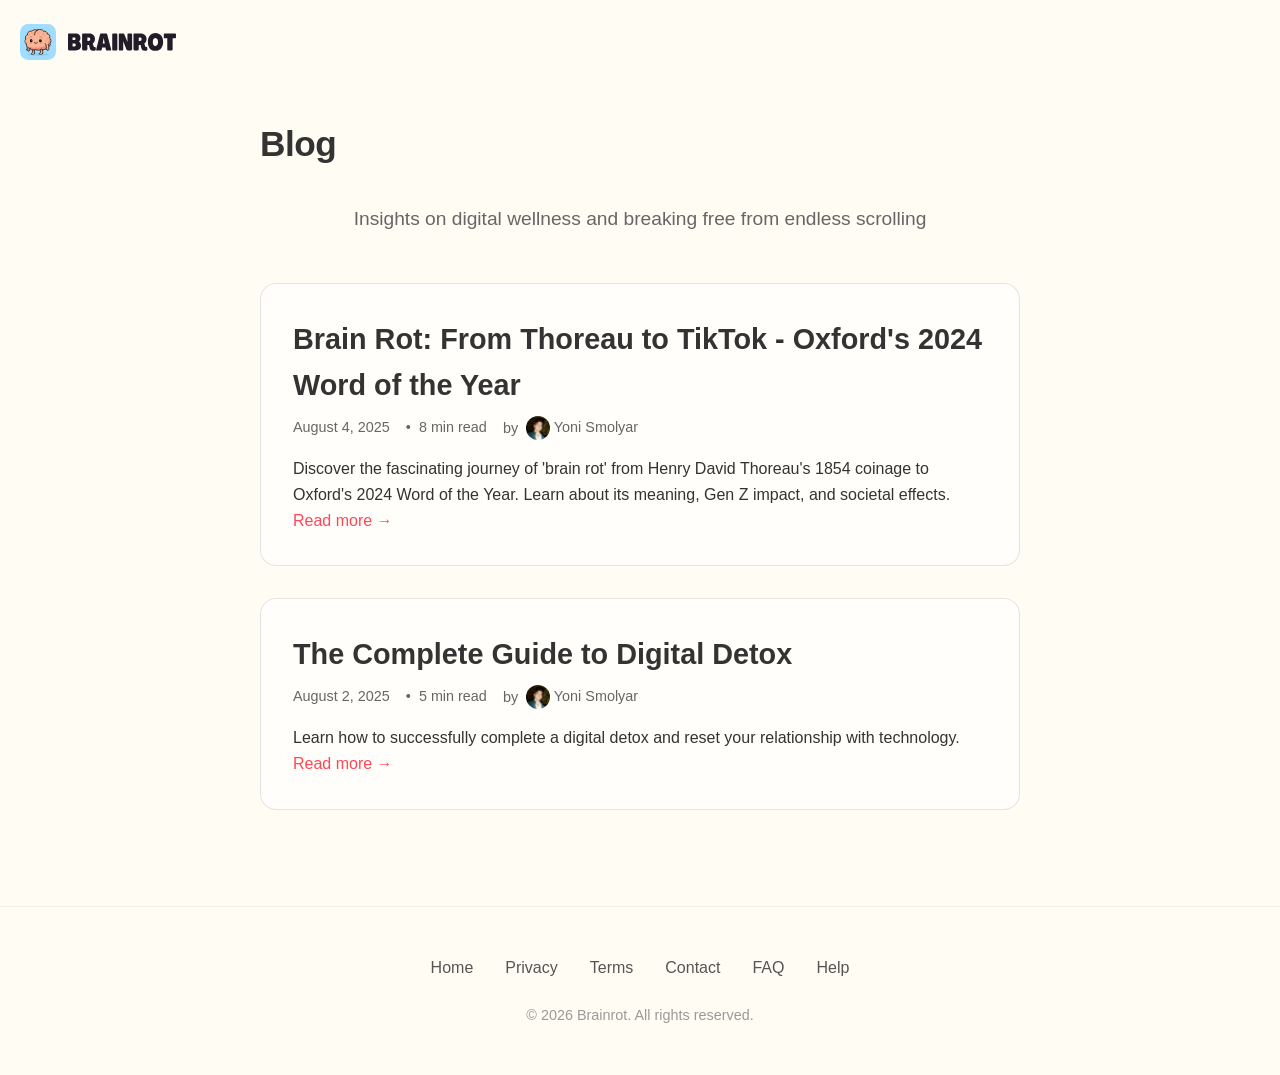
<file: blog.html>
﻿<!DOCTYPE html>
<html lang="en">
<head>
    <meta charset="UTF-8">
    <meta name="viewport" content="width=device-width, initial-scale=1.0">
    <title>Blog - Brainrot | Digital Wellness Insights</title>
    <meta name="description" content="Insights on digital wellness, screen time management, and breaking free from scrolling addiction. Learn how to reclaim your digital life.">
    <meta name="keywords" content="digital wellness blog, screen time tips, phone addiction help, mindful technology use">
    
    <!-- favicon -->
    <link rel="icon" type="image/svg+xml" href="images/favicon.svg">
    <link rel="icon" type="image/png" sizes="96x96" href="images/favicon-96x96.png">
    <link rel="apple-touch-icon" href="images/apple-touch-icon.png">
    
    <!-- open graph / facebook -->
    <meta property="og:type" content="website">
    <meta property="og:url" content="https://thebrainrotapp.com/blog.html">
    <meta property="og:title" content="Blog - Brainrot | Digital Wellness Insights">
    <meta property="og:description" content="Insights on digital wellness, screen time management, and breaking free from scrolling addiction.">
    <meta property="og:image" content="https://thebrainrotapp.com/images/og-image.png">
    
    <!-- twitter -->
    <meta property="twitter:card" content="summary_large_image">
    <meta property="twitter:url" content="https://thebrainrotapp.com/blog.html">
    <meta property="twitter:title" content="Blog - Brainrot | Digital Wellness Insights">
    <meta property="twitter:description" content="Insights on digital wellness, screen time management, and breaking free from scrolling addiction.">
    <meta property="twitter:image" content="https://thebrainrotapp.com/images/og-image.png">
    
    <!-- canonical url -->
    <link rel="canonical" href="blog.html">
    
    <!-- stylesheet -->
    <link rel="stylesheet" href="styles.css">
</head>
<body>
    <nav class="site-header">
        <div class="header-container">
            <a href="index-1.htm" class="brand">
                <img src="images/brainrot-icon.svg" alt="Brainrot icon" class="brand-icon">
                <img src="images/brainrot-logo.svg" alt="Brainrot" class="brand-logo">
            </a>
        </div>
    </nav>
    
    <div class="container">
        <div class="blog-container">
            <h1>Blog</h1>
            <p class="blog-intro">Insights on digital wellness and breaking free from endless scrolling</p>
            
            <div id="blog-posts" class="blog-posts">
                <!-- Blog posts will be loaded here by JavaScript -->
            </div>
        </div>
    </div>
    
    <footer>
        <nav class="footer-links">
            <a href="index.html">Home</a>
            <a href="privacy.html">Privacy</a>
            <a href="terms.html">Terms</a>
            <a href="contact.html">Contact</a>
            <a href="faq.html">FAQ</a>
            <a href="help.html">Help</a>
        </nav>
        <p class="copyright">&copy; 2026 Brainrot. All rights reserved.</p>
    </footer>
    
    <script src="blog.js"></script>
    <script async="" src="latest.js"></script>
    <script async="" src="auto-events.js"></script>
</body>
</html>
</file>
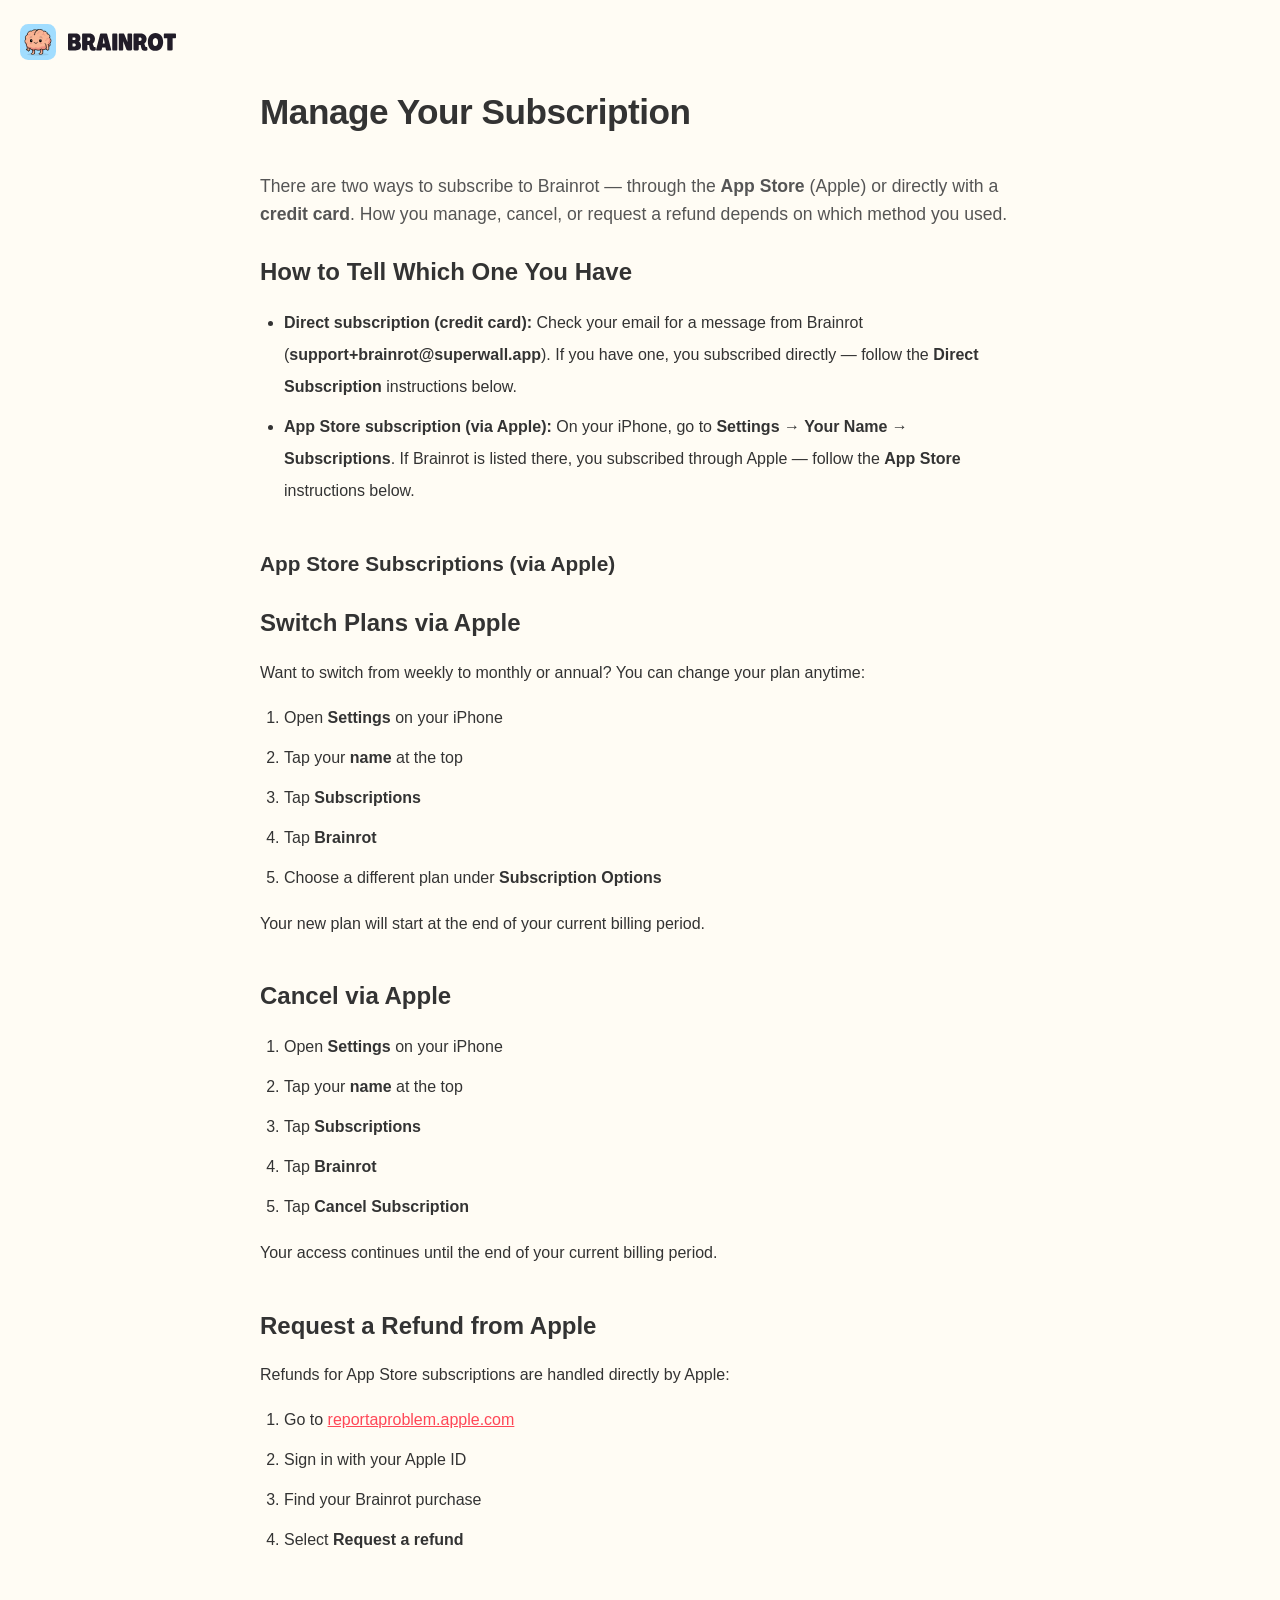
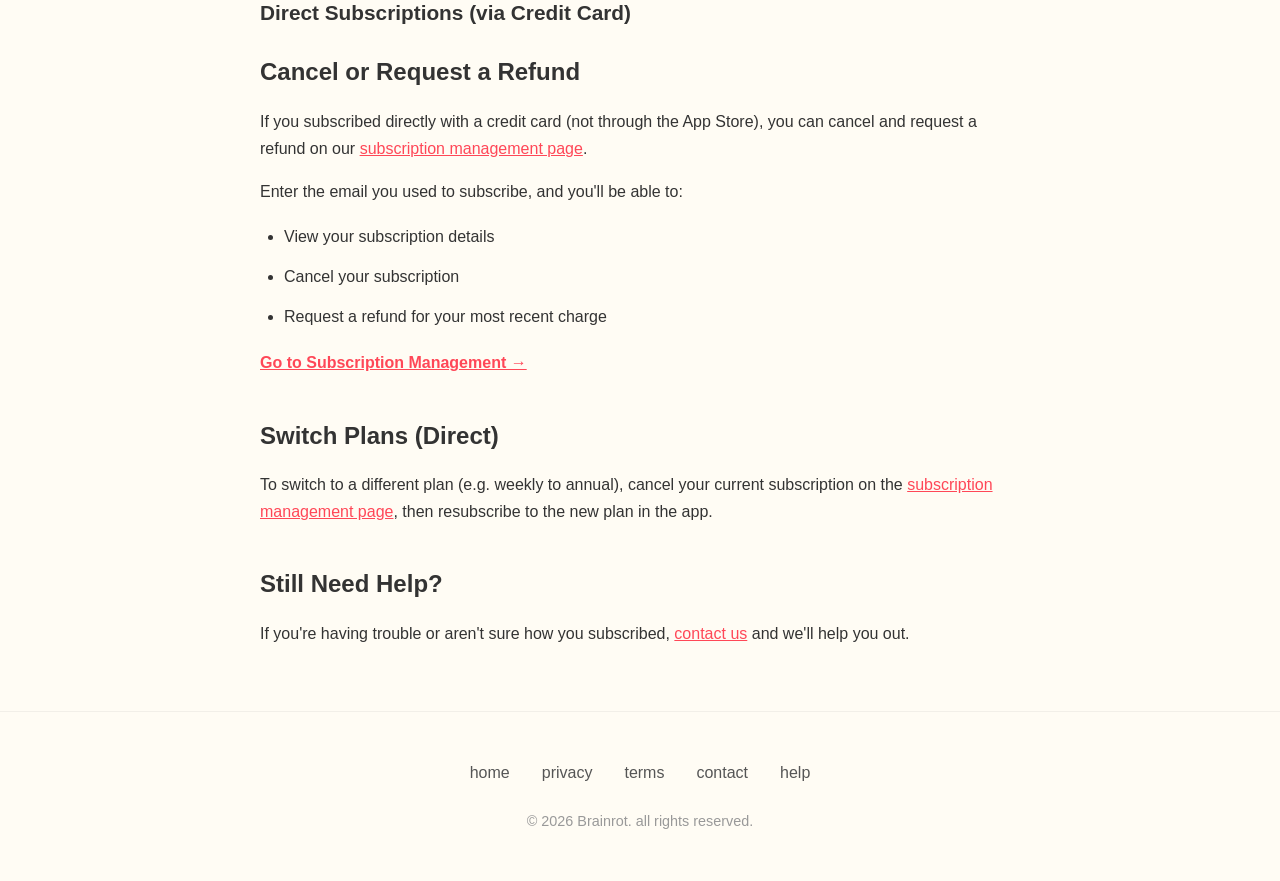
<file: cancel.html>
﻿<!DOCTYPE html>
<html lang="en">
<head>
    <meta charset="UTF-8">
    <meta name="viewport" content="width=device-width, initial-scale=1.0">
    <title>Manage Subscription | Brainrot</title>
    <meta name="description" content="Switch plans, cancel your Brainrot subscription, or request a refund.">

    <!-- favicon -->
    <link rel="icon" type="image/svg+xml" href="images/favicon.svg">
    <link rel="icon" type="image/png" sizes="96x96" href="images/favicon-96x96.png">
    <link rel="apple-touch-icon" href="images/apple-touch-icon.png">

    <!-- canonical url -->
    <link rel="canonical" href="cancel.html">

    <!-- stylesheet -->
    <link rel="stylesheet" href="styles.css">
</head>
<body>
    <nav class="site-header">
        <div class="header-container">
            <a href="index-1.htm" class="brand">
                <img src="images/brainrot-icon.svg" alt="Brainrot icon" class="brand-icon">
                <img src="images/brainrot-logo.svg" alt="Brainrot" class="brand-logo">
            </a>
        </div>
    </nav>

    <div class="container">
        <main class="policy-content">
            <h1 class="page-title">Manage Your Subscription</h1>

            <p style="color:#555; font-size:1.1rem; margin-bottom:1.5rem;">There are two ways to subscribe to Brainrot — through the <strong>App Store</strong> (Apple) or directly with a <strong>credit card</strong>. How you manage, cancel, or request a refund depends on which method you used.</p>

            <div class="policy-section" style="margin-bottom:2rem;">
                <h3>How to Tell Which One You Have</h3>
                <ul style="padding-left:1.5rem; line-height:2;">
                    <li><strong>Direct subscription (credit card):</strong> Check your email for a message from Brainrot (<strong>support+brainrot@superwall.app</strong>). If you have one, you subscribed directly — follow the <strong>Direct Subscription</strong> instructions below.</li>
                    <li><strong>App Store subscription (via Apple):</strong> On your iPhone, go to <strong>Settings → Your Name → Subscriptions</strong>. If Brainrot is listed there, you subscribed through Apple — follow the <strong>App Store</strong> instructions below.</li>
                </ul>
            </div>

            <h2 style="margin-top:2.5rem; margin-bottom:1.5rem; font-size:1.3rem;">App Store Subscriptions (via Apple)</h2>

            <div class="policy-section">
                <h3>Switch Plans via Apple</h3>
                <p>Want to switch from weekly to monthly or annual? You can change your plan anytime:</p>
                <ol style="padding-left:1.5rem; line-height:2;">
                    <li>Open <strong>Settings</strong> on your iPhone</li>
                    <li>Tap your <strong>name</strong> at the top</li>
                    <li>Tap <strong>Subscriptions</strong></li>
                    <li>Tap <strong>Brainrot</strong></li>
                    <li>Choose a different plan under <strong>Subscription Options</strong></li>
                </ol>
                <p style="margin-top:1rem;">Your new plan will start at the end of your current billing period.</p>
            </div>

            <div class="policy-section">
                <h3>Cancel via Apple</h3>
                <ol style="padding-left:1.5rem; line-height:2;">
                    <li>Open <strong>Settings</strong> on your iPhone</li>
                    <li>Tap your <strong>name</strong> at the top</li>
                    <li>Tap <strong>Subscriptions</strong></li>
                    <li>Tap <strong>Brainrot</strong></li>
                    <li>Tap <strong>Cancel Subscription</strong></li>
                </ol>
                <p style="margin-top:1rem;">Your access continues until the end of your current billing period.</p>
            </div>

            <div class="policy-section">
                <h3>Request a Refund from Apple</h3>
                <p>Refunds for App Store subscriptions are handled directly by Apple:</p>
                <ol style="padding-left:1.5rem; line-height:2;">
                    <li>Go to <a href="https://reportaproblem.apple.com" target="_blank" rel="noopener" style="color:#ff4757; font-weight:500;">reportaproblem.apple.com</a></li>
                    <li>Sign in with your Apple ID</li>
                    <li>Find your Brainrot purchase</li>
                    <li>Select <strong>Request a refund</strong></li>
                </ol>
            </div>

            <h2 style="margin-top:2.5rem; margin-bottom:1.5rem; font-size:1.3rem;">Direct Subscriptions (via Credit Card)</h2>

            <div class="policy-section">
                <h3>Cancel or Request a Refund</h3>
                <p>If you subscribed directly with a credit card (not through the App Store), you can cancel and request a refund on our <a href="manage.html" style="color:#ff4757; font-weight:500;">subscription management page</a>.</p>
                <p style="margin-top:0.75rem;">Enter the email you used to subscribe, and you'll be able to:</p>
                <ul style="padding-left:1.5rem; line-height:2;">
                    <li>View your subscription details</li>
                    <li>Cancel your subscription</li>
                    <li>Request a refund for your most recent charge</li>
                </ul>
                <p style="margin-top:1rem;"><a href="manage.html" style="color:#ff4757; font-weight:600;">Go to Subscription Management →</a></p>
            </div>

            <div class="policy-section">
                <h3>Switch Plans (Direct)</h3>
                <p>To switch to a different plan (e.g. weekly to annual), cancel your current subscription on the <a href="manage.html" style="color:#ff4757; font-weight:500;">subscription management page</a>, then resubscribe to the new plan in the app.</p>
            </div>

            <div class="policy-section">
                <h3>Still Need Help?</h3>
                <p>If you're having trouble or aren't sure how you subscribed, <a href="contact.html" style="color:#ff4757; font-weight:500;">contact us</a> and we'll help you out.</p>
            </div>
        </main>
    </div>

    <footer>
        <nav class="footer-links">
            <a href="index.html">home</a>
            <a href="privacy.html">privacy</a>
            <a href="terms.html">terms</a>
            <a href="contact.html">contact</a>
            <a href="help.html">help</a>
        </nav>
        <p class="copyright">&copy; 2026 Brainrot. all rights reserved.</p>
    </footer>
</body>
</html>
</file>
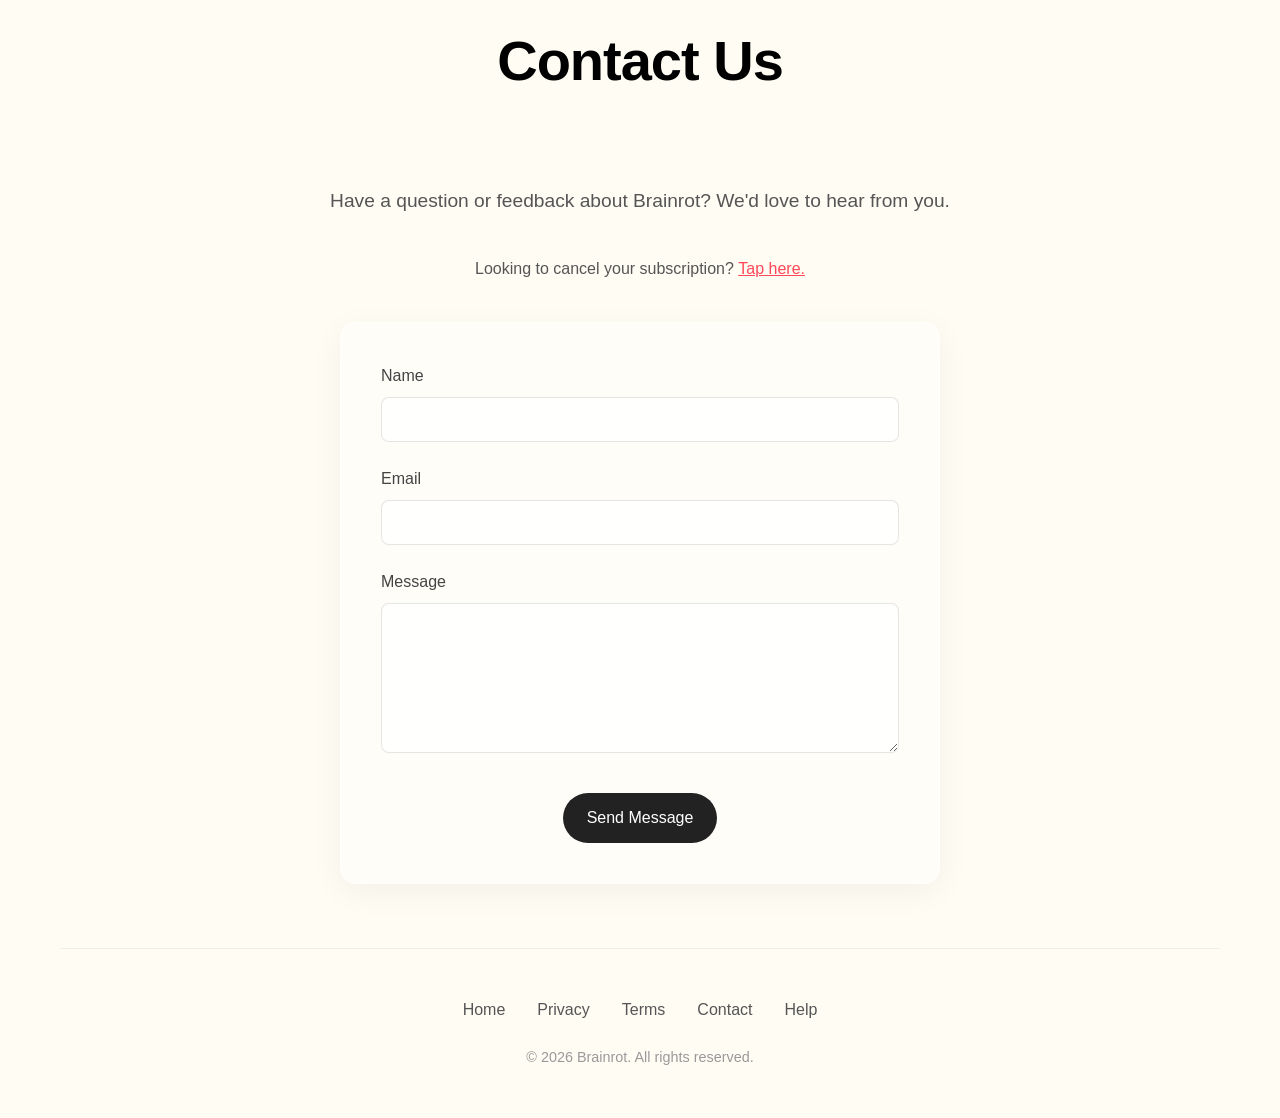
<file: contact.html>
﻿<!DOCTYPE html>
<html lang="en">
<head>
    <meta charset="UTF-8">
    <meta name="viewport" content="width=device-width, initial-scale=1.0">
    <title>Contact Us | Brainrot App - Get in Touch</title>
    <meta name="description" content="Have questions about Brainrot? Get in touch with our team. We're here to help with your screen time management needs.">
    <meta name="keywords" content="contact, support, Brainrot app, screen time, customer service, app help">
    
    <!-- favicon -->
    <link rel="icon" type="image/svg+xml" href="images/favicon.svg">
    <link rel="icon" type="image/png" sizes="96x96" href="images/favicon-96x96.png">
    <link rel="apple-touch-icon" href="images/apple-touch-icon.png">
    
    <!-- open graph / facebook -->
    <meta property="og:type" content="website">
    <meta property="og:url" content="https://thebrainrotapp.com/contact.html">
    <meta property="og:title" content="Contact Brainrot App Team">
    <meta property="og:description" content="Have questions about the Brainrot app? We're here to help.">
    <meta property="og:image" content="https://thebrainrotapp.com/images/og-image.png">
    
    <!-- twitter -->
    <meta property="twitter:card" content="summary_large_image">
    <meta property="twitter:url" content="https://thebrainrotapp.com/contact.html">
    <meta property="twitter:title" content="Contact Brainrot App Team">
    <meta property="twitter:description" content="Have questions about the Brainrot app? We're here to help.">
    <meta property="twitter:image" content="https://thebrainrotapp.com/images/og-image.png">
    
    <!-- canonical url -->
    <link rel="canonical" href="contact.html">
    
    <!-- stylesheet -->
    <link rel="stylesheet" href="styles.css">
</head>
<body>
    <div class="container">
        <header class="hero">
            <h2 class="logo">Contact Us</h2>
        </header>

        <main class="contact-content">
            <p class="contact-intro">Have a question or feedback about Brainrot? We'd love to hear from you.</p>

            <p style="text-align:center; margin-bottom:2.5rem; color:#555;">Looking to cancel your subscription? <a href="cancel.html" style="color:#ff4757; font-weight:500;">Tap here.</a></p>

            <div class="contact-form-container">
                <form action="https://api.web3forms.com/submit" method="POST" class="contact-form">
                    <!-- Replace with your Access Key -->
                    <input type="hidden" name="access_key" value="c16eb8aa-ea02-4393-910e-7fc98101c88e">

                    <div class="form-group">
                        <label for="name">Name</label>
                        <input type="text" id="name" name="name" required="">
                    </div>

                    <div class="form-group">
                        <label for="email">Email</label>
                        <input type="email" id="email" name="email" required="">
                    </div>

                    <div class="form-group">
                        <label for="message">Message</label>
                        <textarea id="message" name="message" required=""></textarea>
                    </div>

                    <!-- Honeypot Spam Protection -->
                    <input type="checkbox" name="botcheck" class="hidden" style="display: none;">

                    <!-- Custom Confirmation / Success Page -->
                    <input type="hidden" name="redirect" value="https://thebrainrotapp.com/thanks.html">

                    <button type="submit" class="submit-button">Send Message</button>
                </form>
            </div>
        </main>
        
        <footer>
            <nav class="footer-links">
                <a href="index.html">Home</a>
                <a href="privacy.html">Privacy</a>
                <a href="terms.html">Terms</a>
                <a href="contact.html">Contact</a>
                <a href="help.html">Help</a>
            </nav>
            <p class="copyright">&copy; 2026 Brainrot. All rights reserved.</p>
        </footer>
    </div>
    
    <script src="script.js"></script>
</body>
</html>
</file>
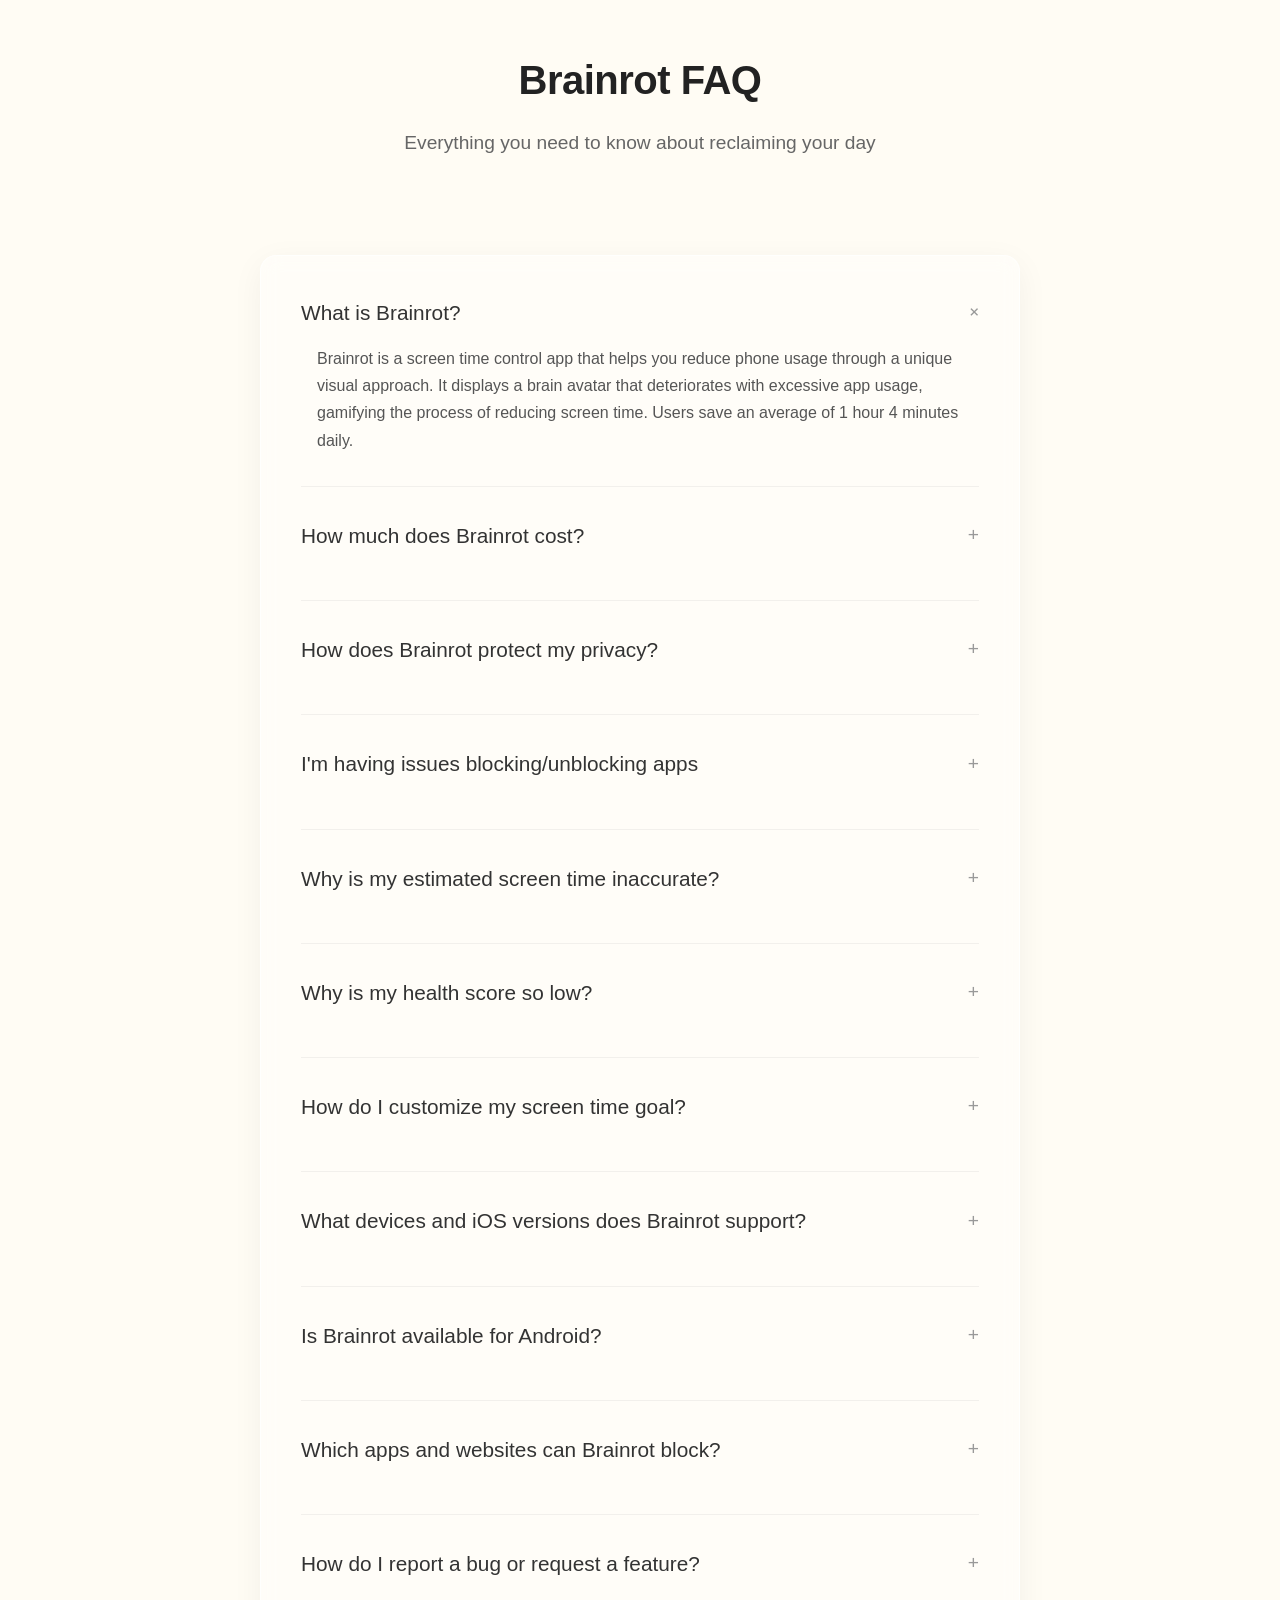
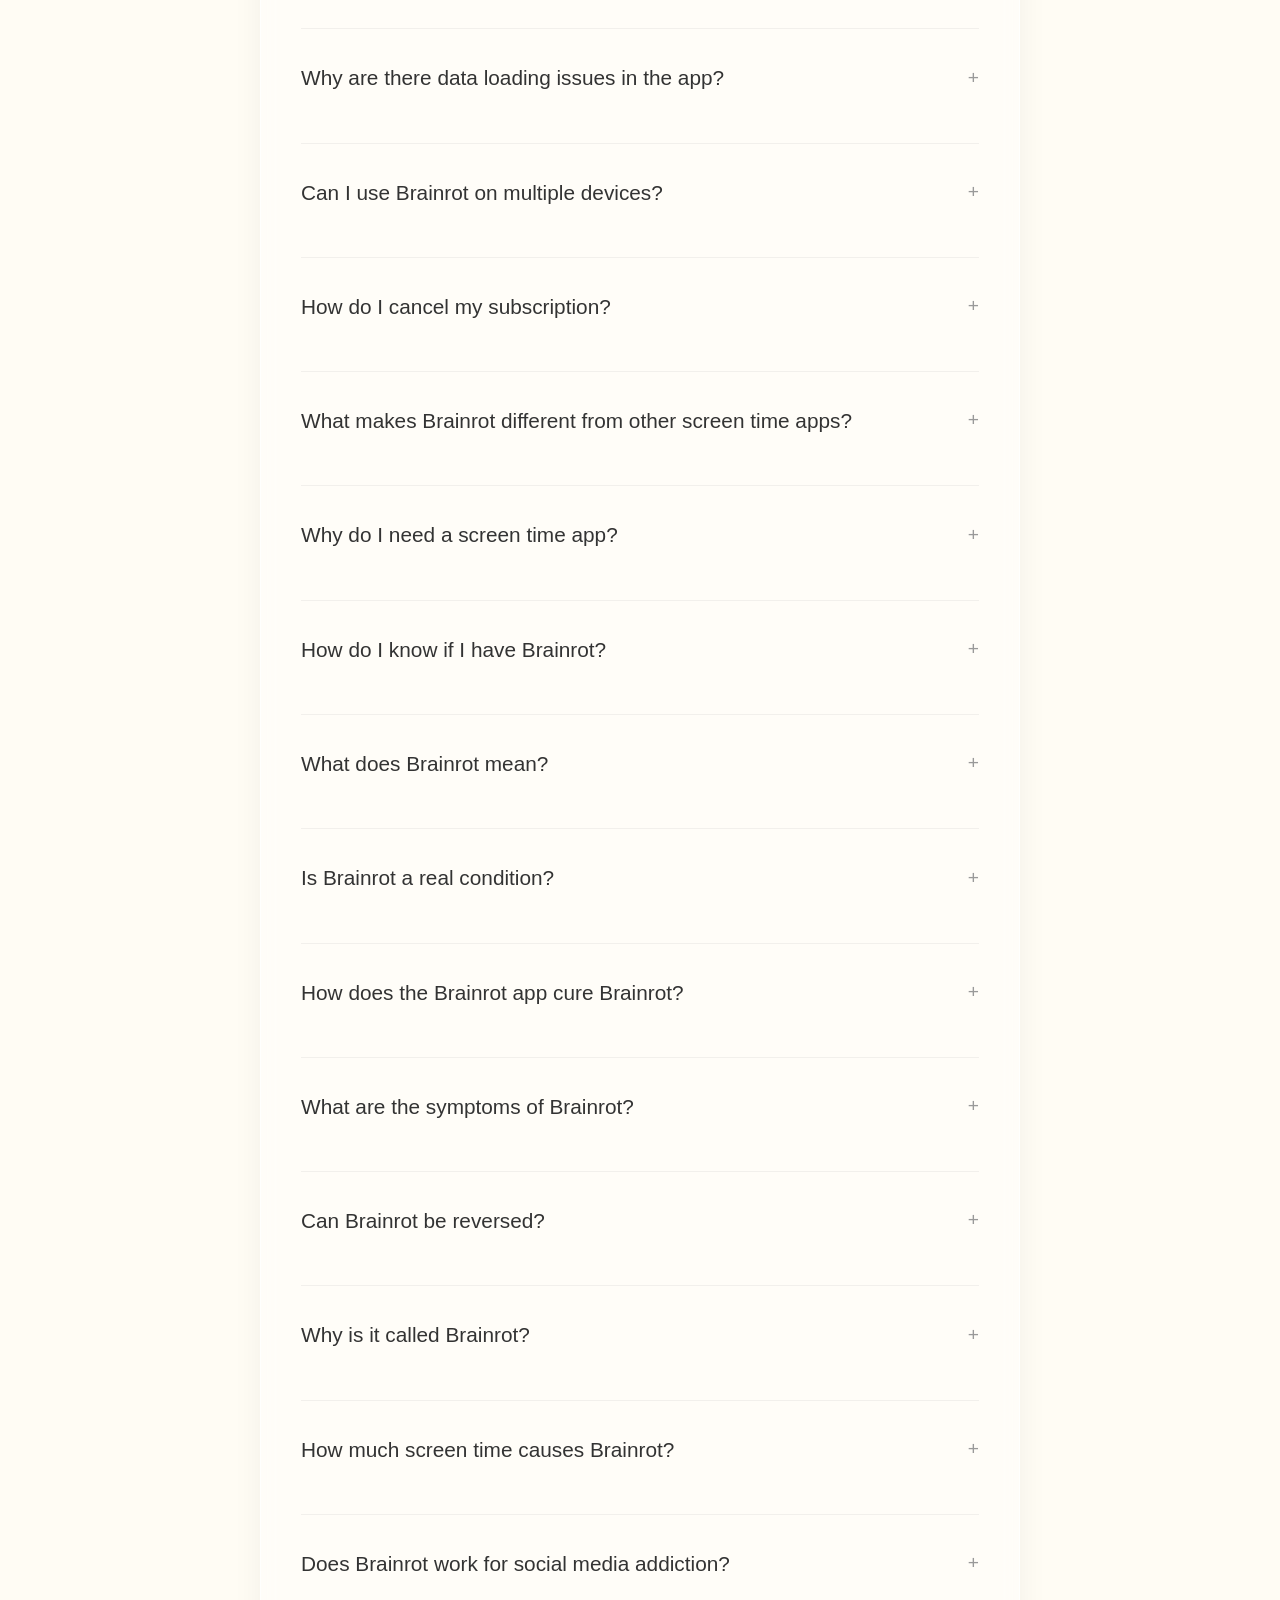
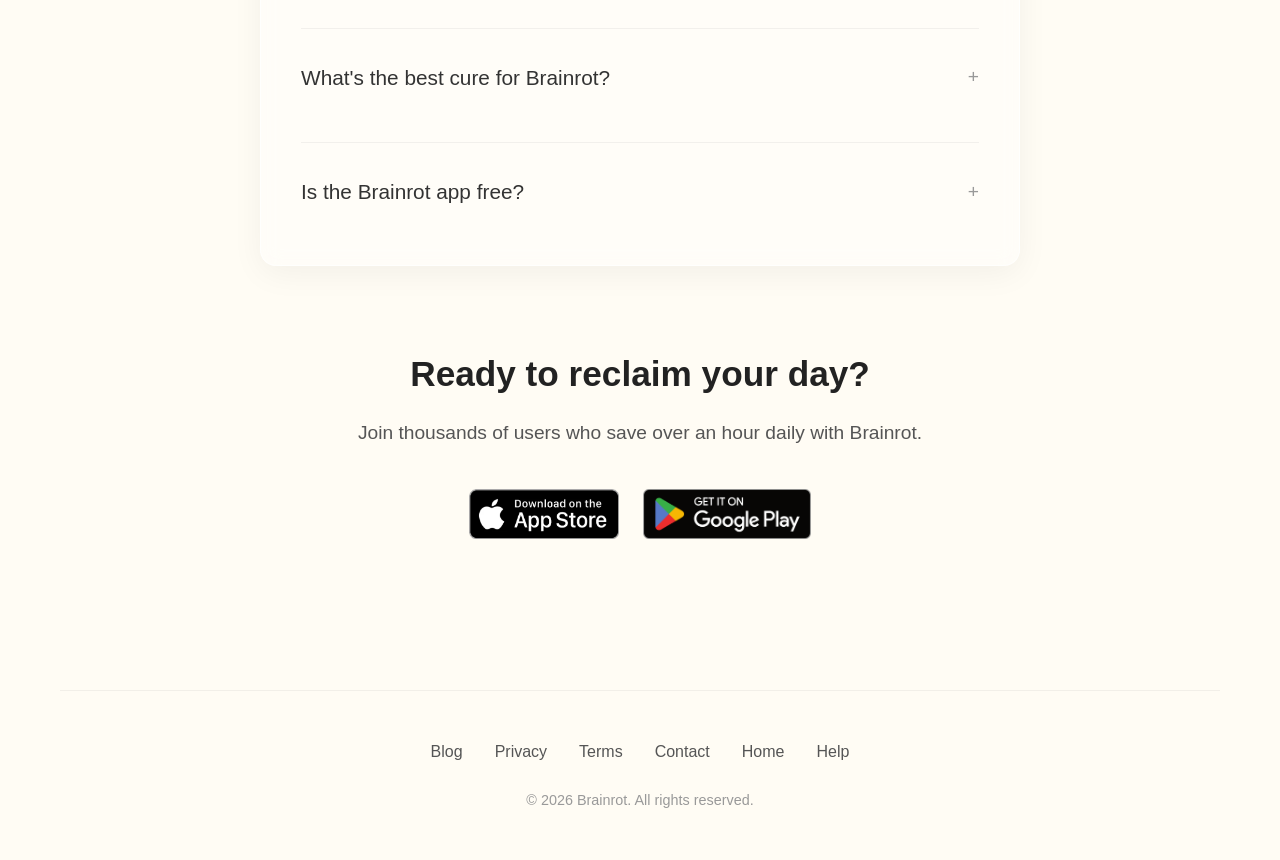
<file: faq.html>
﻿<!DOCTYPE html>
<html lang="en">
<head>
    <meta charset="UTF-8">
    <meta name="viewport" content="width=device-width, initial-scale=1.0">
    <title>Brainrot FAQ - Frequently Asked Questions</title>
    <meta name="description" content="Frequently asked questions about Brainrot - the screen time control app that helps you reclaim your day. Learn about features, pricing, privacy, and troubleshooting.">
    <meta name="keywords" content="Brainrot app, screen time control, digital wellness, app blocker, focus app, FAQ">
    
    <!-- favicon -->
    <link rel="icon" type="image/svg+xml" href="images/favicon.svg">
    <link rel="icon" type="image/png" sizes="96x96" href="images/favicon-96x96.png">
    <link rel="apple-touch-icon" href="images/apple-touch-icon.png">
    
    <!-- open graph / facebook -->
    <meta property="og:type" content="website">
    <meta property="og:url" content="https://thebrainrotapp.com/faq">
    <meta property="og:title" content="Brainrot FAQ - Frequently Asked Questions">
    <meta property="og:description" content="Find answers to common questions about Brainrot, the app that helps you reduce screen time and improve focus.">
    <meta property="og:image" content="https://thebrainrotapp.com/images/og-image.png">
    
    <!-- twitter -->
    <meta property="twitter:card" content="summary_large_image">
    <meta property="twitter:url" content="https://thebrainrotapp.com/faq">
    <meta property="twitter:title" content="Brainrot FAQ - Frequently Asked Questions">
    <meta property="twitter:description" content="Find answers to common questions about Brainrot, the app that helps you reduce screen time and improve focus.">
    <meta property="twitter:image" content="https://thebrainrotapp.com/images/og-image.png">
    
    <!-- canonical url -->
    <link rel="canonical" href="faq.html">
    
    <!-- stylesheet -->
    <link rel="stylesheet" href="styles.css">
    
    <!-- Structured Data for FAQ -->
    <script type="application/ld+json">
    {
        "@context": "https://schema.org",
        "@type": "FAQPage",
        "mainEntity": [
            {
                "@type": "Question",
                "name": "What is Brainrot?",
                "acceptedAnswer": {
                    "@type": "Answer",
                    "text": "Brainrot is a screen time control app that helps you reduce phone usage through a unique visual approach. It displays a brain avatar that deteriorates with excessive app usage, gamifying the process of reducing screen time. Users save an average of 1 hour 4 minutes daily."
                }
            },
            {
                "@type": "Question",
                "name": "How much does Brainrot cost?",
                "acceptedAnswer": {
                    "@type": "Answer",
                    "text": "Brainrot is free to download but requires a subscription to access all features. Subscription options include: Monthly subscription for $3.99, and yearly subscriptions ranging from $9.99 to $49.99 depending on the plan you choose. All tracking and blocking features require an active subscription."
                }
            },
            {
                "@type": "Question",
                "name": "How does Brainrot protect my privacy?",
                "acceptedAnswer": {
                    "@type": "Answer",
                    "text": "Brainrot uses Apple's Screen Time API for monitoring and blocking. All processing runs entirely on your device - no browsing data ever leaves your phone. We take privacy seriously and don't collect or store your personal usage data."
                }
            },
            {
                "@type": "Question",
                "name": "I'm having issues blocking/unblocking apps",
                "acceptedAnswer": {
                    "@type": "Answer",
                    "text": "First, try the refresh button at the top of the help page - this resolves 99% of blocking issues. If that doesn't work: 1) Disable and re-enable rules in the rules tab, close and reopen Brainrot, and restart your device if needed. 2) Remove any iOS Screen Time limits or downtimes from other apps. 3) Force quit background apps to clear memory limitations."
                }
            },
            {
                "@type": "Question",
                "name": "Why is my estimated screen time inaccurate?",
                "acceptedAnswer": {
                    "@type": "Answer",
                    "text": "Screen time data relies on Apple's Screen Time system, which can sometimes have delays. Certain calculations, like brain health, rely on estimated screen time which can deviate from actual screen time. We strive for high accuracy but cannot guarantee 100% accuracy due to system limitations."
                }
            },
            {
                "@type": "Question",
                "name": "Why is my health score so low?",
                "acceptedAnswer": {
                    "@type": "Answer",
                    "text": "Your health score is calculated based on your screen time compared to your set goal. Exceeding your daily goal lowers the score. Check the main view for a detailed breakdown of your usage and how it affects your brain health score."
                }
            },
            {
                "@type": "Question",
                "name": "How do I customize my screen time goal?",
                "acceptedAnswer": {
                    "@type": "Answer",
                    "text": "You can adjust your daily screen time goal in the app's settings section. This allows you to set realistic targets based on your lifestyle and gradually reduce your screen time."
                }
            },
            {
                "@type": "Question",
                "name": "What devices and iOS versions does Brainrot support?",
                "acceptedAnswer": {
                    "@type": "Answer",
                    "text": "Brainrot requires iOS 16.0 or later and is compatible with iPhone and iPad. It's optimized for all iPhone models and works seamlessly with Apple's Screen Time API."
                }
            },
            {
                "@type": "Question",
                "name": "Is Brainrot available for Android?",
                "acceptedAnswer": {
                    "@type": "Answer",
                    "text": "Currently, Brainrot is only available for iOS devices. We're exploring Android development - join our waitlist to be notified when an Android version becomes available."
                }
            },
            {
                "@type": "Question",
                "name": "Which apps and websites can Brainrot block?",
                "acceptedAnswer": {
                    "@type": "Answer",
                    "text": "Brainrot can block any app or website on your device. You can create custom schedules and rules for different apps, set daily time allowances, and even block entire categories of apps or specific websites."
                }
            },
            {
                "@type": "Question",
                "name": "How do I report a bug or request a feature?",
                "acceptedAnswer": {
                    "@type": "Answer",
                    "text": "To report bugs or suggest features, visit https://brainrot.featurebase.app/ or email us at thebrainrotapp@gmail.com. We actively review all feedback to improve the app."
                }
            },
            {
                "@type": "Question",
                "name": "Why are there data loading issues in the app?",
                "acceptedAnswer": {
                    "@type": "Answer",
                    "text": "Data loading depends on Apple's Screen Time system. If you experience loading issues, try refreshing the page one or more times. This usually resolves any temporary data sync problems."
                }
            },
            {
                "@type": "Question",
                "name": "Can I use Brainrot on multiple devices?",
                "acceptedAnswer": {
                    "@type": "Answer",
                    "text": "Yes, if you have a subscription, you can use Brainrot on multiple iOS devices signed in with the same Apple ID. Your settings and rules will sync across devices."
                }
            },
            {
                "@type": "Question",
                "name": "How do I cancel my subscription?",
                "acceptedAnswer": {
                    "@type": "Answer",
                    "text": "You can cancel your subscription via your device Settings > [your name] > Subscriptions > Brainrot > Cancel Subscription. The subscription will remain active until the end of the current billing period."
                }
            },
            {
                "@type": "Question",
                "name": "What makes Brainrot different from other screen time apps?",
                "acceptedAnswer": {
                    "@type": "Answer",
                    "text": "Brainrot uniquely gamifies screen time reduction with a visual brain avatar that deteriorates with excessive usage. This humorous yet effective approach helps 94% of our members feel less distracted, with users saving over an hour daily on average."
                }
            },
            {
                "@type": "Question",
                "name": "Why do I need a screen time app?",
                "acceptedAnswer": {
                    "@type": "Answer",
                    "text": "A screen time app like Brainrot helps you become aware of your digital habits and take control of excessive phone usage. Many people don't realize they spend 4-7 hours daily on their phones. Brainrot helps you reclaim that time for more meaningful activities, improving focus, productivity, and mental well-being."
                }
            },
            {
                "@type": "Question",
                "name": "How do I know if I have Brainrot?",
                "acceptedAnswer": {
                    "@type": "Answer",
                    "text": "Signs you might have Brainrot include: compulsively checking your phone, feeling anxious without it, losing track of time while scrolling, difficulty focusing on tasks, and experiencing eye strain or disrupted sleep. If you find yourself mindlessly opening apps or spending hours on social media, Brainrot (the app) can help cure your Brainrot (the condition)."
                }
            },
            {
                "@type": "Question",
                "name": "What does Brainrot mean?",
                "acceptedAnswer": {
                    "@type": "Answer",
                    "text": "Brainrot is internet slang describing the mental fog and deterioration from excessive screen time and mindless scrolling. The Brainrot app playfully embraces this concept, visualizing your digital health with a brain that literally rots from overuse. By gamifying the experience, Brainrot turns reducing screen time into an engaging challenge."
                }
            },
            {
                "@type": "Question",
                "name": "Is Brainrot a real condition?",
                "acceptedAnswer": {
                    "@type": "Answer",
                    "text": "While 'Brainrot' isn't a medical diagnosis, the effects of excessive screen time are real: decreased attention span, poor sleep quality, increased anxiety, and reduced productivity. The Brainrot app addresses these genuine concerns by helping you monitor and control your digital consumption before it impacts your mental health."
                }
            },
            {
                "@type": "Question",
                "name": "How does the Brainrot app cure Brainrot?",
                "acceptedAnswer": {
                    "@type": "Answer",
                    "text": "The Brainrot app cures digital Brainrot through visual motivation and smart blocking. Your brain avatar reflects your usage habits - the more you use blocked apps, the more it deteriorates. This gamification, combined with customizable app blocking and usage tracking, helps you break the cycle of mindless scrolling and reclaim your focus."
                }
            },
            {
                "@type": "Question",
                "name": "What are the symptoms of Brainrot?",
                "acceptedAnswer": {
                    "@type": "Answer",
                    "text": "Common Brainrot symptoms include: inability to focus on tasks, constantly reaching for your phone, feeling overwhelmed by information, shortened attention span, disrupted sleep patterns, and anxiety when separated from devices. The Brainrot app helps you recognize these patterns and take action to reverse them."
                }
            },
            {
                "@type": "Question",
                "name": "Can Brainrot be reversed?",
                "acceptedAnswer": {
                    "@type": "Answer",
                    "text": "Yes! Digital Brainrot is reversible. The Brainrot app helps you gradually reduce screen time and rebuild healthy habits. Users report improved focus, better sleep, and increased productivity within weeks. Your brain avatar in the app visually heals as you reduce usage, providing motivation to continue your digital detox journey."
                }
            },
            {
                "@type": "Question",
                "name": "Why is it called Brainrot?",
                "acceptedAnswer": {
                    "@type": "Answer",
                    "text": "The Brainrot app embraces internet culture by using the popular term 'Brainrot' - which describes the mental deterioration from excessive screen time. By naming the app after the problem it solves, Brainrot creates a memorable, humorous approach to a serious issue, making digital wellness more approachable and less preachy."
                }
            },
            {
                "@type": "Question",
                "name": "How much screen time causes Brainrot?",
                "acceptedAnswer": {
                    "@type": "Answer",
                    "text": "While it varies by person, studies suggest over 4 hours of recreational screen time daily can lead to Brainrot symptoms. The Brainrot app helps you set personalized goals based on your lifestyle. Most users aim for 2-3 hours of recreational screen time, finding this balance maintains digital wellness without feeling restricted."
                }
            },
            {
                "@type": "Question",
                "name": "Does Brainrot work for social media addiction?",
                "acceptedAnswer": {
                    "@type": "Answer",
                    "text": "Absolutely. Brainrot is particularly effective for social media addiction, allowing you to block or limit apps like TikTok, Instagram, Twitter, and Facebook. The visual brain deterioration provides immediate feedback on your usage, helping break the dopamine loop that keeps you scrolling. Many users report finally breaking free from social media Brainrot."
                }
            },
            {
                "@type": "Question",
                "name": "What's the best cure for Brainrot?",
                "acceptedAnswer": {
                    "@type": "Answer",
                    "text": "The best cure for digital Brainrot is awareness combined with action. The Brainrot app provides both: visual awareness through your deteriorating brain avatar and action through customizable app blocking. Combined with healthy alternatives like exercise, reading, or socializing, Brainrot helps you replace mindless scrolling with meaningful activities."
                }
            },
            {
                "@type": "Question",
                "name": "Is the Brainrot app free?",
                "acceptedAnswer": {
                    "@type": "Answer",
                    "text": "Brainrot is free to download but requires a subscription to use. All features including app blocking, screen time tracking, and the brain health visualization require an active subscription. Many users find the investment pays for itself through increased productivity and the hours of time reclaimed from mindless scrolling."
                }
            }
        ]
    }
    </script>
    
    <style>
        /* FAQ Specific Styles */
        .faq-header {
            text-align: center;
            padding: 3rem 1rem;
            margin-bottom: 3rem;
        }
        
        .faq-header h1 {
            font-size: 2.5rem;
            font-weight: 600;
            color: #222;
            margin-bottom: 1rem;
            letter-spacing: -0.5px;
        }
        
        .faq-subtitle {
            font-size: 1.2rem;
            color: #666;
            font-weight: 400;
        }
        
        .faq-content {
            max-width: 800px;
            margin: 0 auto 4rem;
            padding: 0 20px;
        }
        
        .faq-section {
            background: rgba(255, 255, 255, 0.4);
            border-radius: 16px;
            padding: 2.5rem;
            box-shadow: 0 8px 32px rgba(0, 0, 0, 0.05);
            border: 1px solid rgba(255, 255, 255, 0.6);
            backdrop-filter: blur(10px);
        }
        
        .faq-item {
            margin-bottom: 2rem;
            border-bottom: 1px solid rgba(0, 0, 0, 0.05);
            padding-bottom: 2rem;
        }
        
        .faq-item:last-child {
            border-bottom: none;
            margin-bottom: 0;
            padding-bottom: 0;
        }
        
        .question {
            font-size: 1.3rem;
            font-weight: 500;
            color: #333;
            margin-bottom: 1rem;
            cursor: pointer;
            display: flex;
            align-items: center;
            justify-content: space-between;
            transition: color 0.3s ease;
        }
        
        .question:hover {
            color: #ff4757;
        }
        
        .answer {
            color: #555;
            line-height: 1.7;
            padding-left: 1rem;
        }
        
        .answer ol,
        .answer ul {
            margin: 1rem 0;
            padding-left: 1.5rem;
        }
        
        .answer li {
            margin-bottom: 0.5rem;
        }
        
        .answer strong {
            color: #333;
            font-weight: 600;
        }
        
        .answer a {
            color: #3F90E8;
            text-decoration: none;
            transition: color 0.3s ease;
        }
        
        .answer a:hover {
            text-decoration: underline;
        }
        
        .toggle-icon {
            font-size: 1.2rem;
            color: #999;
            transition: transform 0.3s;
        }
        
        .faq-item.expanded .toggle-icon {
            transform: rotate(45deg);
        }
        
        .answer {
            max-height: 0;
            overflow: hidden;
            transition: max-height 0.3s ease-out;
        }
        
        .faq-item.expanded .answer {
            max-height: 1000px;
        }
        
        @media (max-width: 768px) {
            .faq-header h1 {
                font-size: 2rem;
            }
            
            .faq-section {
                padding: 1.5rem;
            }
            
            .question {
                font-size: 1.1rem;
            }
        }
    </style>
</head>
<body>
    <div class="container">
        <header class="faq-header">
            <h1>Brainrot FAQ</h1>
            <p class="faq-subtitle">Everything you need to know about reclaiming your day</p>
        </header>
        
        <div class="faq-content">
        <section class="faq-section">
            <div class="faq-item expanded">
                <h2 class="question">
                    What is Brainrot?
                    <span class="toggle-icon">+</span>
                </h2>
                <div class="answer">
                    <p>Brainrot is a screen time control app that helps you reduce phone usage through a unique visual approach. It displays a brain avatar that deteriorates with excessive app usage, gamifying the process of reducing screen time. Users save an average of 1 hour 4 minutes daily.</p>
                </div>
            </div>
            
            <div class="faq-item">
                <h2 class="question">
                    How much does Brainrot cost?
                    <span class="toggle-icon">+</span>
                </h2>
                <div class="answer">
                    <p>Brainrot is free to download but requires a subscription to access all features. Subscription options include: Monthly subscription for $3.99, and yearly subscriptions ranging from $9.99 to $49.99 depending on the plan you choose. All tracking and blocking features require an active subscription.</p>
                </div>
            </div>
            
            <div class="faq-item">
                <h2 class="question">
                    How does Brainrot protect my privacy?
                    <span class="toggle-icon">+</span>
                </h2>
                <div class="answer">
                    <p>Brainrot uses Apple's Screen Time API for monitoring and blocking. All processing runs entirely on your device - no browsing data ever leaves your phone. We take privacy seriously and don't collect or store your personal usage data.</p>
                </div>
            </div>
            
            <div class="faq-item">
                <h2 class="question">
                    I'm having issues blocking/unblocking apps
                    <span class="toggle-icon">+</span>
                </h2>
                <div class="answer">
                    <p><strong>First, try the refresh button</strong> at the top of the help page - this resolves 99% of blocking issues.</p>
                    <p>If that doesn't work:</p>
                    <ol>
                        <li><strong>Turn it off and on again</strong>
                            <ul>
                                <li>Disable and re-enable rules in the rules tab</li>
                                <li>Close and reopen Brainrot</li>
                                <li>Restart your device if needed</li>
                            </ul>
                        </li>
                        <li><strong>Remove iOS limits or downtimes</strong>
                            <ul>
                                <li>Remove any Screen Time limits from iOS or other apps</li>
                                <li>Then try step 1 again</li>
                            </ul>
                        </li>
                        <li><strong>Force quit background apps</strong>
                            <ul>
                                <li>Memory limitations can cause issues</li>
                                <li>Quitting background apps helps clear memory</li>
                            </ul>
                        </li>
                    </ol>
                </div>
            </div>
            
            <div class="faq-item">
                <h2 class="question">
                    Why is my estimated screen time inaccurate?
                    <span class="toggle-icon">+</span>
                </h2>
                <div class="answer">
                    <p>Screen time data relies on Apple's Screen Time system, which can sometimes have delays. Certain calculations, like brain health, rely on estimated screen time which can deviate from actual screen time. We strive for high accuracy but cannot guarantee 100% accuracy due to system limitations.</p>
                </div>
            </div>
            
            <div class="faq-item">
                <h2 class="question">
                    Why is my health score so low?
                    <span class="toggle-icon">+</span>
                </h2>
                <div class="answer">
                    <p>Your health score is calculated based on your screen time compared to your set goal. Exceeding your daily goal lowers the score. Check the main view for a detailed breakdown of your usage and how it affects your brain health score.</p>
                </div>
            </div>
            
            <div class="faq-item">
                <h2 class="question">
                    How do I customize my screen time goal?
                    <span class="toggle-icon">+</span>
                </h2>
                <div class="answer">
                    <p>You can adjust your daily screen time goal in the app's settings section. This allows you to set realistic targets based on your lifestyle and gradually reduce your screen time.</p>
                </div>
            </div>
            
            <div class="faq-item">
                <h2 class="question">
                    What devices and iOS versions does Brainrot support?
                    <span class="toggle-icon">+</span>
                </h2>
                <div class="answer">
                    <p>Brainrot requires iOS 17.4 or later and is compatible with iPhone and iPad. It's optimized for all iPhone models and works seamlessly with Apple's Screen Time API.</p>
                </div>
            </div>
            
            <div class="faq-item">
                <h2 class="question">
                    Is Brainrot available for Android?
                    <span class="toggle-icon">+</span>
                </h2>
                <div class="answer">
                    <p>Currently, Brainrot is only available for iOS devices. We're exploring Android development - join our <a href="android-waitlist.html">waitlist</a> to be notified when an Android version becomes available.</p>
                </div>
            </div>
            
            <div class="faq-item">
                <h2 class="question">
                    Which apps and websites can Brainrot block?
                    <span class="toggle-icon">+</span>
                </h2>
                <div class="answer">
                    <p>Brainrot can block any app or website on your device. You can create custom schedules and rules for different apps, set daily time allowances, and even block entire categories of apps or specific websites.</p>
                </div>
            </div>
            
            <div class="faq-item">
                <h2 class="question">
                    How do I report a bug or request a feature?
                    <span class="toggle-icon">+</span>
                </h2>
                <div class="answer">
                    <p>To report bugs or suggest features, visit <a href="https://brainrot.featurebase.app/" target="_blank">https://brainrot.featurebase.app/</a> or email us at <a href="mailto:thebrainrotapp@gmail.com">thebrainrotapp@gmail.com</a>. We actively review all feedback to improve the app.</p>
                </div>
            </div>
            
            <div class="faq-item">
                <h2 class="question">
                    Why are there data loading issues in the app?
                    <span class="toggle-icon">+</span>
                </h2>
                <div class="answer">
                    <p>Data loading depends on Apple's Screen Time system. If you experience loading issues, try refreshing the page one or more times. This usually resolves any temporary data sync problems.</p>
                </div>
            </div>
            
            <div class="faq-item">
                <h2 class="question">
                    Can I use Brainrot on multiple devices?
                    <span class="toggle-icon">+</span>
                </h2>
                <div class="answer">
                    <p>Yes, if you have a subscription, you can use Brainrot on multiple iOS devices signed in with the same Apple ID. Your settings and rules will sync across devices.</p>
                </div>
            </div>
            
            <div class="faq-item">
                <h2 class="question">
                    How do I cancel my subscription?
                    <span class="toggle-icon">+</span>
                </h2>
                <div class="answer">
                    <p>You can cancel your subscription via your device Settings > [your name] > Subscriptions > Brainrot > Cancel Subscription. The subscription will remain active until the end of the current billing period.</p>
                </div>
            </div>
            
            <div class="faq-item">
                <h2 class="question">
                    What makes Brainrot different from other screen time apps?
                    <span class="toggle-icon">+</span>
                </h2>
                <div class="answer">
                    <p>Brainrot uniquely gamifies screen time reduction with a visual brain avatar that deteriorates with excessive usage. This humorous yet effective approach helps 94% of our members feel less distracted, with users saving over an hour daily on average.</p>
                </div>
            </div>
            
            <div class="faq-item">
                <h2 class="question">
                    Why do I need a screen time app?
                    <span class="toggle-icon">+</span>
                </h2>
                <div class="answer">
                    <p>A screen time app like Brainrot helps you become aware of your digital habits and take control of excessive phone usage. Many people don't realize they spend 4-7 hours daily on their phones. Brainrot helps you reclaim that time for more meaningful activities, improving focus, productivity, and mental well-being.</p>
                </div>
            </div>
            
            <div class="faq-item">
                <h2 class="question">
                    How do I know if I have Brainrot?
                    <span class="toggle-icon">+</span>
                </h2>
                <div class="answer">
                    <p>Signs you might have Brainrot include: compulsively checking your phone, feeling anxious without it, losing track of time while scrolling, difficulty focusing on tasks, and experiencing eye strain or disrupted sleep. If you find yourself mindlessly opening apps or spending hours on social media, Brainrot (the app) can help cure your Brainrot (the condition).</p>
                </div>
            </div>
            
            <div class="faq-item">
                <h2 class="question">
                    What does Brainrot mean?
                    <span class="toggle-icon">+</span>
                </h2>
                <div class="answer">
                    <p>Brainrot is internet slang describing the mental fog and deterioration from excessive screen time and mindless scrolling. The Brainrot app playfully embraces this concept, visualizing your digital health with a brain that literally rots from overuse. By gamifying the experience, Brainrot turns reducing screen time into an engaging challenge.</p>
                </div>
            </div>
            
            <div class="faq-item">
                <h2 class="question">
                    Is Brainrot a real condition?
                    <span class="toggle-icon">+</span>
                </h2>
                <div class="answer">
                    <p>While "Brainrot" isn't a medical diagnosis, the effects of excessive screen time are real: decreased attention span, poor sleep quality, increased anxiety, and reduced productivity. The Brainrot app addresses these genuine concerns by helping you monitor and control your digital consumption before it impacts your mental health.</p>
                </div>
            </div>
            
            <div class="faq-item">
                <h2 class="question">
                    How does the Brainrot app cure Brainrot?
                    <span class="toggle-icon">+</span>
                </h2>
                <div class="answer">
                    <p>The Brainrot app cures digital Brainrot through visual motivation and smart blocking. Your brain avatar reflects your usage habits - the more you use blocked apps, the more it deteriorates. This gamification, combined with customizable app blocking and usage tracking, helps you break the cycle of mindless scrolling and reclaim your focus.</p>
                </div>
            </div>
            
            <div class="faq-item">
                <h2 class="question">
                    What are the symptoms of Brainrot?
                    <span class="toggle-icon">+</span>
                </h2>
                <div class="answer">
                    <p>Common Brainrot symptoms include: inability to focus on tasks, constantly reaching for your phone, feeling overwhelmed by information, shortened attention span, disrupted sleep patterns, and anxiety when separated from devices. The Brainrot app helps you recognize these patterns and take action to reverse them.</p>
                </div>
            </div>
            
            <div class="faq-item">
                <h2 class="question">
                    Can Brainrot be reversed?
                    <span class="toggle-icon">+</span>
                </h2>
                <div class="answer">
                    <p>Yes! Digital Brainrot is reversible. The Brainrot app helps you gradually reduce screen time and rebuild healthy habits. Users report improved focus, better sleep, and increased productivity within weeks. Your brain avatar in the app visually heals as you reduce usage, providing motivation to continue your digital detox journey.</p>
                </div>
            </div>
            
            <div class="faq-item">
                <h2 class="question">
                    Why is it called Brainrot?
                    <span class="toggle-icon">+</span>
                </h2>
                <div class="answer">
                    <p>The Brainrot app embraces internet culture by using the popular term "Brainrot" - which describes the mental deterioration from excessive screen time. By naming the app after the problem it solves, Brainrot creates a memorable, humorous approach to a serious issue, making digital wellness more approachable and less preachy.</p>
                </div>
            </div>
            
            <div class="faq-item">
                <h2 class="question">
                    How much screen time causes Brainrot?
                    <span class="toggle-icon">+</span>
                </h2>
                <div class="answer">
                    <p>While it varies by person, studies suggest over 4 hours of recreational screen time daily can lead to Brainrot symptoms. The Brainrot app helps you set personalized goals based on your lifestyle. Most users aim for 2-3 hours of recreational screen time, finding this balance maintains digital wellness without feeling restricted.</p>
                </div>
            </div>
            
            <div class="faq-item">
                <h2 class="question">
                    Does Brainrot work for social media addiction?
                    <span class="toggle-icon">+</span>
                </h2>
                <div class="answer">
                    <p>Absolutely. Brainrot is particularly effective for social media addiction, allowing you to block or limit apps like TikTok, Instagram, Twitter, and Facebook. The visual brain deterioration provides immediate feedback on your usage, helping break the dopamine loop that keeps you scrolling. Many users report finally breaking free from social media Brainrot.</p>
                </div>
            </div>
            
            <div class="faq-item">
                <h2 class="question">
                    What's the best cure for Brainrot?
                    <span class="toggle-icon">+</span>
                </h2>
                <div class="answer">
                    <p>The best cure for digital Brainrot is awareness combined with action. The Brainrot app provides both: visual awareness through your deteriorating brain avatar and action through customizable app blocking. Combined with healthy alternatives like exercise, reading, or socializing, Brainrot helps you replace mindless scrolling with meaningful activities.</p>
                </div>
            </div>
            
            <div class="faq-item">
                <h2 class="question">
                    Is the Brainrot app free?
                    <span class="toggle-icon">+</span>
                </h2>
                <div class="answer">
                    <p>Brainrot is free to download but requires a subscription to use. All features including app blocking, screen time tracking, and the brain health visualization require an active subscription. Many users find the investment pays for itself through increased productivity and the hours of time reclaimed from mindless scrolling.</p>
                </div>
            </div>
        </section>
        
        <section class="cta-section">
            <h2>Ready to reclaim your day?</h2>
            <p>Join thousands of users who save over an hour daily with Brainrot.</p>
            <div class="cta-buttons">
                <a href="https://apps.apple.com/us/app/brainrot-screen-time-control/id6744338972" class="app-store-badge">
                    <img src="images/app-store-badge.webp" alt="download on the app store">
                </a>
                <a href="android-waitlist.html" class="app-store-badge">
                    <img src="images/google-play-badge.png" alt="join android waitlist">
                </a>
            </div>
        </section>
        </div>
        
        <footer>
            <nav class="footer-links">
                <a href="blog.html">Blog</a>
                <a href="privacy.html">Privacy</a>
                <a href="terms.html">Terms</a>
                <a href="contact.html">Contact</a>
                <a href="index.html">Home</a>
                <a href="help.html">Help</a>
            </nav>
            <p class="copyright">&copy; 2026 Brainrot. All rights reserved.</p>
        </footer>
    </div>
    
    <script>
        // Simple accordion functionality
        document.querySelectorAll('.question').forEach(question => {
            question.addEventListener('click', function() {
                const faqItem = this.parentElement;
                faqItem.classList.toggle('expanded');
            });
        });
    </script>
    <script async="" src="latest.js"></script>
</body>
</html>
</file>
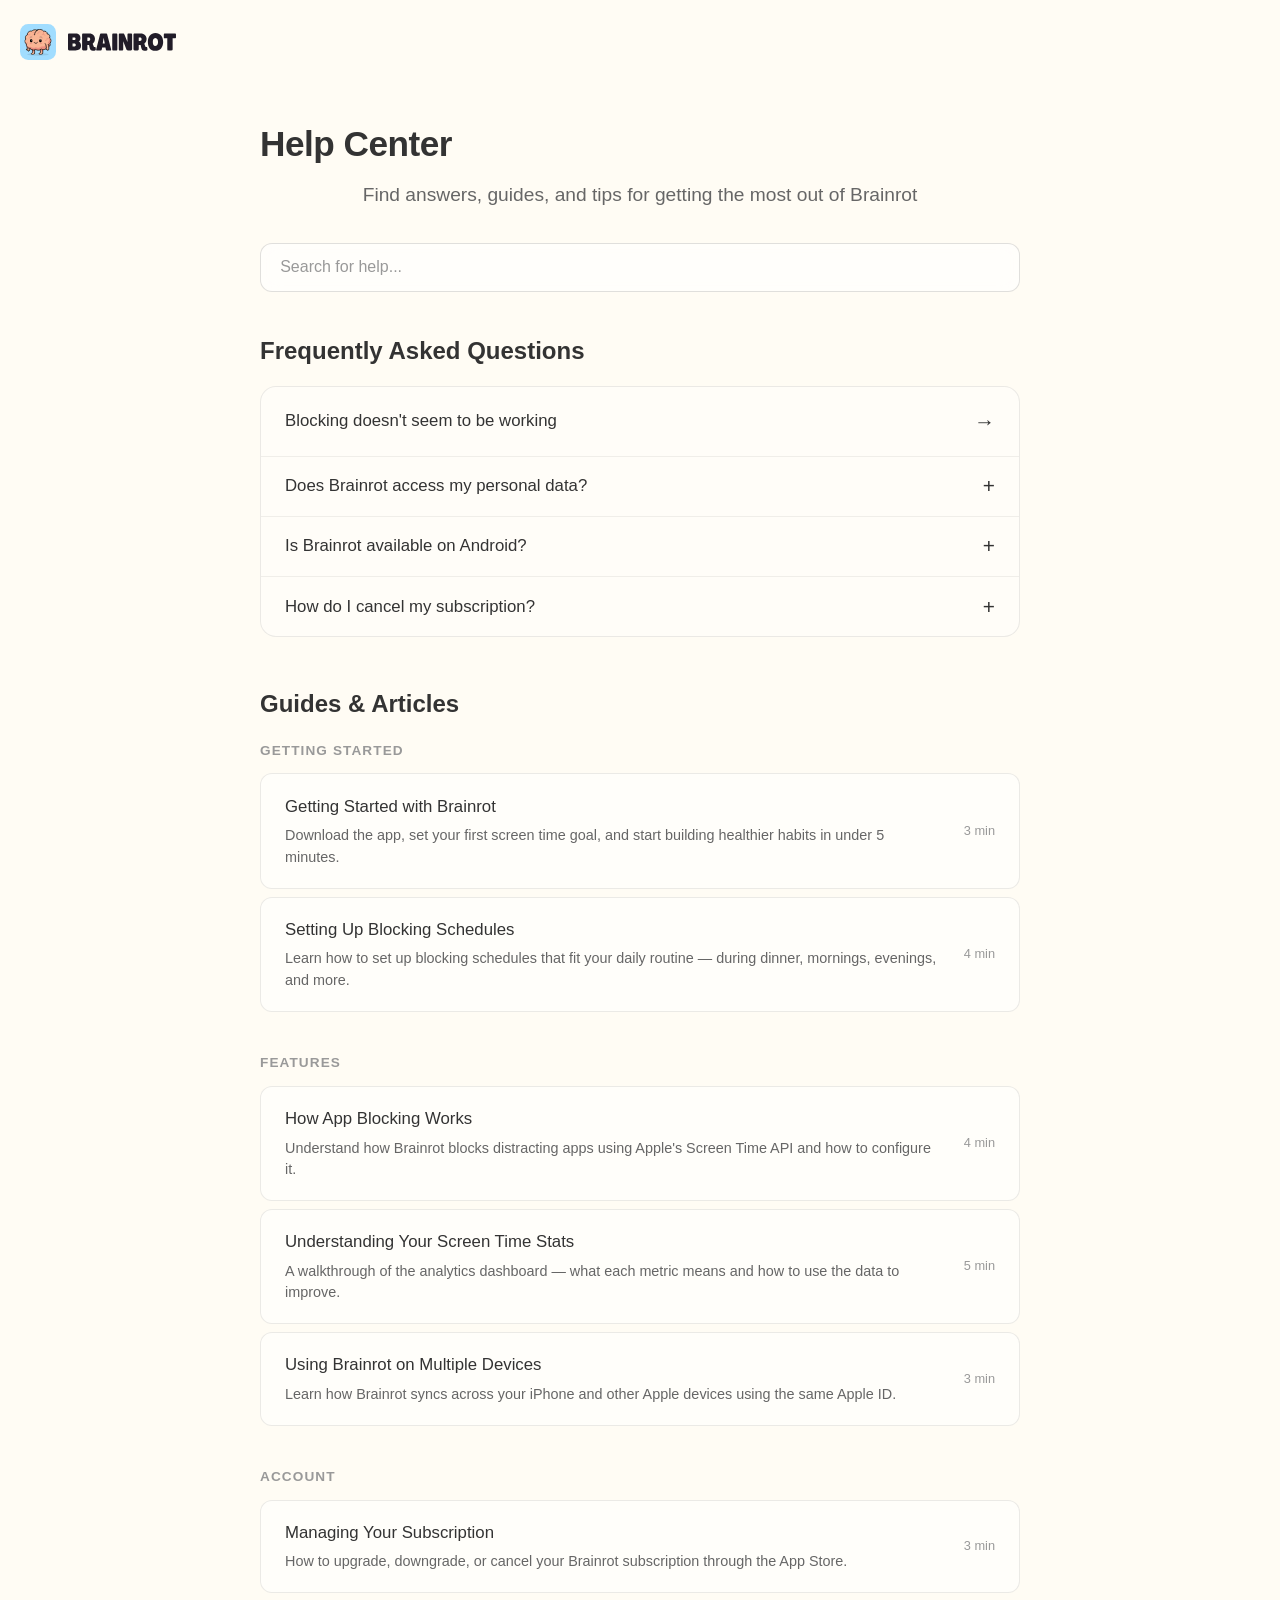
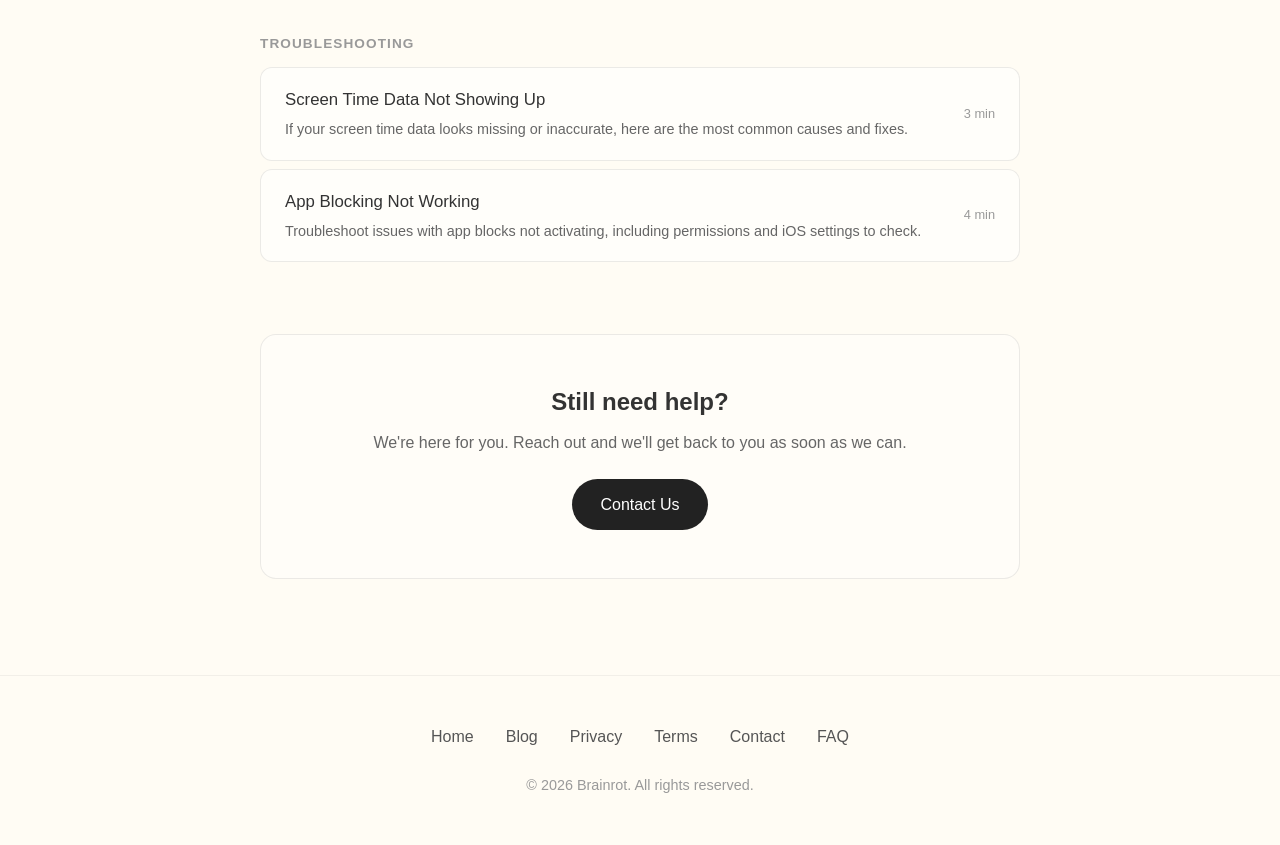
<file: help.html>
﻿<!DOCTYPE html>
<html lang="en">
<head>
    <meta charset="UTF-8">
    <meta name="viewport" content="width=device-width, initial-scale=1.0">
    <title>Help Center - Brainrot | Support & Guides</title>
    <meta name="description" content="Get help with the Brainrot app. Find guides on getting started, managing screen time, troubleshooting, and more.">
    <meta name="keywords" content="Brainrot help, Brainrot support, screen time help, app blocking guide, digital wellness support">

    <!-- favicon -->
    <link rel="icon" type="image/svg+xml" href="images/favicon.svg">
    <link rel="icon" type="image/png" sizes="96x96" href="images/favicon-96x96.png">
    <link rel="apple-touch-icon" href="images/apple-touch-icon.png">

    <!-- open graph / facebook -->
    <meta property="og:type" content="website">
    <meta property="og:url" content="https://thebrainrotapp.com/help.html">
    <meta property="og:title" content="Help Center - Brainrot | Support & Guides">
    <meta property="og:description" content="Get help with the Brainrot app. Find guides on getting started, managing screen time, troubleshooting, and more.">
    <meta property="og:image" content="https://thebrainrotapp.com/images/og-image.png">

    <!-- twitter -->
    <meta property="twitter:card" content="summary_large_image">
    <meta property="twitter:url" content="https://thebrainrotapp.com/help.html">
    <meta property="twitter:title" content="Help Center - Brainrot | Support & Guides">
    <meta property="twitter:description" content="Get help with the Brainrot app. Find guides on getting started, managing screen time, troubleshooting, and more.">
    <meta property="twitter:image" content="https://thebrainrotapp.com/images/og-image.png">

    <!-- canonical url -->
    <link rel="canonical" href="help.html">

    <!-- stylesheet -->
    <link rel="stylesheet" href="styles.css">
</head>
<body>
    <nav class="site-header">
        <div class="header-container">
            <a href="index-1.htm" class="brand">
                <img src="images/brainrot-icon.svg" alt="Brainrot icon" class="brand-icon">
                <img src="images/brainrot-logo.svg" alt="Brainrot" class="brand-logo">
            </a>
        </div>
    </nav>

    <div class="container">
        <div class="help-container">
            <h1>Help Center</h1>
            <p class="help-intro">Find answers, guides, and tips for getting the most out of Brainrot</p>

            <div class="help-search">
                <input type="text" id="help-search" placeholder="Search for help..." autocomplete="off">
            </div>

            <!-- Frequently asked questions -->
            <section class="help-section" id="faq">
                <h2>Frequently Asked Questions</h2>
                <div class="help-faq">
                    <div class="help-faq-item">
                        <a href="help/app-blocking-not-working.html" class="help-faq-link">
                            Blocking doesn't seem to be working
                            <span class="help-faq-icon">→</span>
                        </a>
                    </div>
                    <div class="help-faq-item">
                        <button class="help-faq-question">
                            Does Brainrot access my personal data?
                            <span class="help-faq-icon">+</span>
                        </button>
                        <div class="help-faq-answer">
                            <p>No. Brainrot only accesses your screen time data through Apple's Screen Time API. We never read your messages, photos, browsing history, or any other personal content. See our <a href="privacy.html">privacy policy</a> for full details.</p>
                        </div>
                    </div>
                    <div class="help-faq-item">
                        <button class="help-faq-question">
                            Is Brainrot available on Android?
                            <span class="help-faq-icon">+</span>
                        </button>
                        <div class="help-faq-answer">
                            <p>Not yet! Brainrot is currently available on iOS only. We're working on an Android version — you can <a href="android-waitlist.html">join the waitlist</a> to be notified when it launches.</p>
                        </div>
                    </div>
                    <div class="help-faq-item">
                        <button class="help-faq-question">
                            How do I cancel my subscription?
                            <span class="help-faq-icon">+</span>
                        </button>
                        <div class="help-faq-answer">
                            <p>You can manage or cancel your subscription anytime through your iPhone's Settings &gt; Apple ID &gt; Subscriptions &gt; Brainrot. You can also visit our <a href="manage.html">subscription management page</a> for step-by-step instructions.</p>
                        </div>
                    </div>
                </div>
            </section>

            <!-- Help articles -->
            <section class="help-section" id="help-articles">
                <h2>Guides & Articles</h2>
                <div id="help-articles-list" class="help-articles">
                    <!-- Articles rendered by help.js -->
                </div>
            </section>

            <div class="help-still-stuck">
                <h2>Still need help?</h2>
                <p>We're here for you. Reach out and we'll get back to you as soon as we can.</p>
                <a href="contact.html" class="help-contact-btn">Contact Us</a>
            </div>
        </div>
    </div>

    <footer>
        <nav class="footer-links">
            <a href="index.html">Home</a>
            <a href="blog.html">Blog</a>
            <a href="privacy.html">Privacy</a>
            <a href="terms.html">Terms</a>
            <a href="contact.html">Contact</a>
            <a href="faq.html">FAQ</a>
        </nav>
        <p class="copyright">&copy; 2026 Brainrot. All rights reserved.</p>
    </footer>

    <script src="help.js"></script>
    <script async="" src="latest.js"></script>
    <script async="" src="auto-events.js"></script>
</body>
</html>
</file>
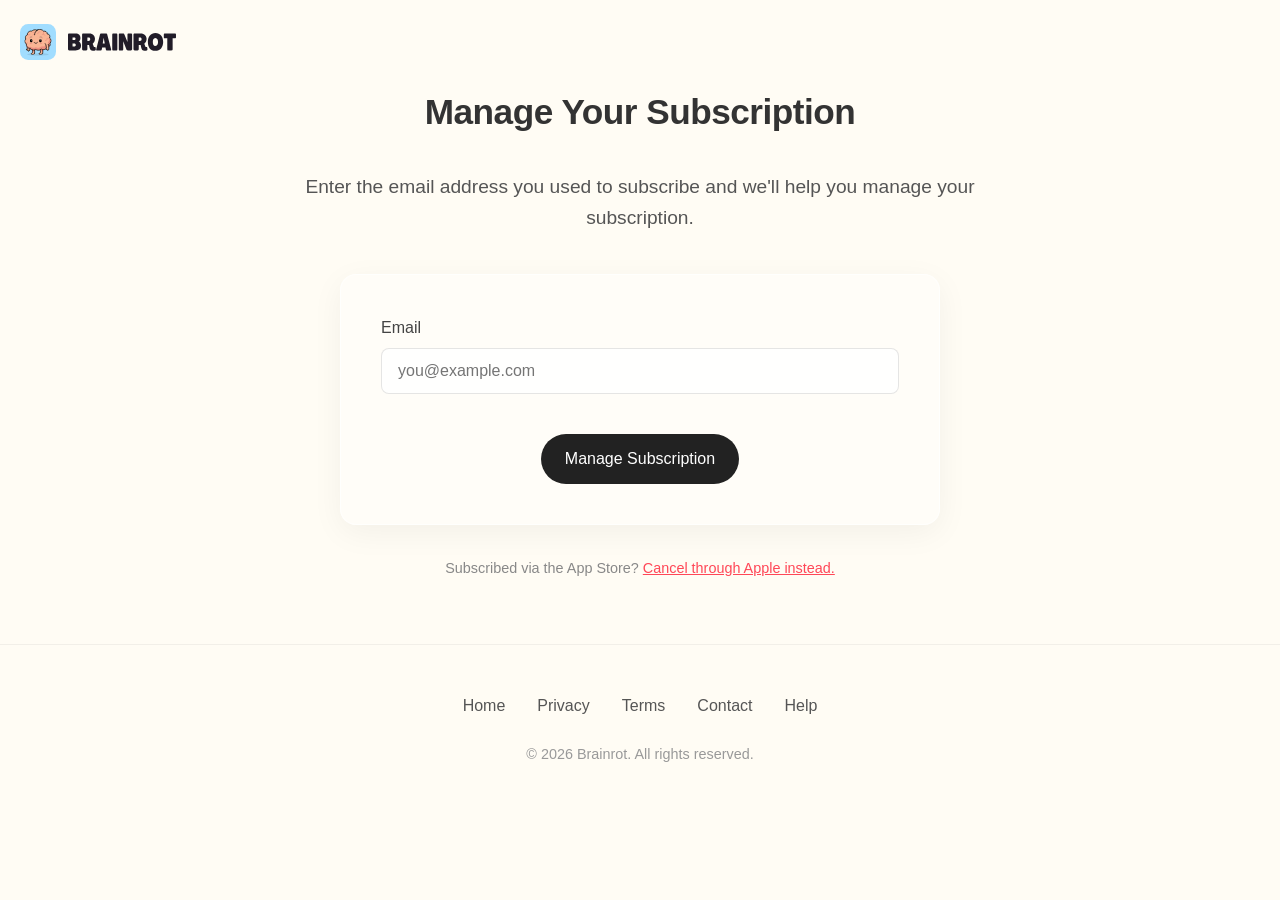
<file: manage.html>
﻿<!DOCTYPE html>
<html lang="en">
<head>
    <meta charset="UTF-8">
    <meta name="viewport" content="width=device-width, initial-scale=1.0">
    <title>Manage Subscription | Brainrot</title>
    <meta name="description" content="Manage your Brainrot subscription, update payment details, or cancel.">
    <meta name="robots" content="noindex, nofollow">

    <!-- favicon -->
    <link rel="icon" type="image/svg+xml" href="images/favicon.svg">
    <link rel="icon" type="image/png" sizes="96x96" href="images/favicon-96x96.png">
    <link rel="apple-touch-icon" href="images/apple-touch-icon.png">

    <!-- canonical url -->
    <link rel="canonical" href="manage.html">

    <!-- stylesheet -->
    <link rel="stylesheet" href="styles.css">
</head>
<body>
    <nav class="site-header">
        <div class="header-container">
            <a href="index-1.htm" class="brand">
                <img src="images/brainrot-icon.svg" alt="Brainrot icon" class="brand-icon">
                <img src="images/brainrot-logo.svg" alt="Brainrot" class="brand-logo">
            </a>
        </div>
    </nav>

    <div class="container">
        <main class="contact-content">
            <h1 class="page-title" style="text-align:center;">Manage Your Subscription</h1>
            <p class="contact-intro">Enter the email address you used to subscribe and we'll help you manage your subscription.</p>

            <div class="contact-form-container">
                <form id="manage-form" class="contact-form">
                    <div class="form-group">
                        <label for="email">Email</label>
                        <input type="email" id="email" name="email" required="" placeholder="you@example.com">
                    </div>

                    <p id="error-msg" style="color:#ff4757; text-align:center; display:none; font-weight:500;"></p>
                    <p id="success-msg" style="color:#2e7d32; text-align:center; display:none; font-weight:500;"></p>

                    <button type="submit" class="submit-button" id="submit-btn">Manage Subscription</button>
                </form>
            </div>

            <div id="results" style="display:none; max-width:500px; margin:2rem auto 0;"></div>

            <p style="text-align:center; margin-top:2rem; color:#888; font-size:0.9rem;">
                Subscribed via the App Store? <a href="cancel.html" style="color:#ff4757; font-weight:500;">Cancel through Apple instead.</a>
            </p>
        </main>
    </div>

    <footer>
        <nav class="footer-links">
            <a href="index.html">Home</a>
            <a href="privacy.html">Privacy</a>
            <a href="terms.html">Terms</a>
            <a href="contact.html">Contact</a>
            <a href="help.html">Help</a>
        </nav>
        <p class="copyright">&copy; 2026 Brainrot. All rights reserved.</p>
    </footer>

    <style>
        .sub-card {
            border: 1px solid #e0e0e0;
            border-radius: 12px;
            padding: 1.25rem;
            margin-bottom: 1rem;
        }
        .sub-card-header {
            font-weight: 600;
            font-size: 1.05rem;
            margin-bottom: 0.25rem;
        }
        .sub-card-detail {
            color: #888;
            font-size: 0.85rem;
            margin-bottom: 1rem;
        }
        .sub-card-actions {
            display: flex;
            gap: 0.75rem;
            flex-wrap: wrap;
        }
        .btn-manage {
            background: #ff4757;
            color: white;
            border: none;
            padding: 0.6rem 1.2rem;
            border-radius: 50px;
            cursor: pointer;
            font-family: inherit;
            font-weight: 500;
            font-size: 0.9rem;
            transition: all 0.3s ease;
        }
        .btn-manage:hover { background: #000; transform: translateY(-2px); }
        .btn-refund {
            background: white;
            color: #ff4757;
            border: 1.5px solid #ff4757;
            padding: 0.6rem 1.2rem;
            border-radius: 50px;
            cursor: pointer;
            font-family: inherit;
            font-weight: 500;
            font-size: 0.9rem;
            transition: all 0.3s ease;
        }
        .btn-refund:hover { background: #ff4757; color: white; transform: translateY(-2px); }
        .btn-refund:disabled { opacity: 0.5; cursor: not-allowed; transform: none; }
        .sub-status {
            display: inline-block;
            font-size: 0.75rem;
            font-weight: 600;
            padding: 0.2rem 0.6rem;
            border-radius: 50px;
            margin-left: 0.5rem;
            vertical-align: middle;
        }
        .sub-status.active { background: #e8f5e9; color: #2e7d32; }
        .sub-status.trialing { background: #e3f2fd; color: #1565c0; }
        .sub-status.canceled { background: #fce4ec; color: #c62828; }
        .results-heading {
            text-align: center;
            margin-bottom: 1rem;
            font-size: 1rem;
            color: #555;
        }
    </style>
    <script>
        const FUNCTION_URL = 'https://tuueizexidbuvvgvxpms.supabase.co/functions/v1/manage-subscription';
        let currentEmail = '';

        function trackEvent(event, metadata) {
            fetch(FUNCTION_URL, {
                method: 'POST',
                headers: { 'Content-Type': 'application/json' },
                body: JSON.stringify({ email: currentEmail, action: 'track', event, metadata }),
            }).catch(() => {});
        }

        function renderResults(portals) {
            const container = document.getElementById('results');
            const heading = portals.length > 1
                ? 'We found multiple accounts. Choose which one to manage:'
                : 'We found your account:';
            container.innerHTML = `<p class="results-heading">${heading}</p>`;

            portals.forEach((portal, i) => {
                const card = document.createElement('div');
                card.className = 'sub-card';
                const date = new Date(portal.created * 1000).toLocaleDateString('en-US', { month: 'short', day: 'numeric', year: 'numeric' });

                let label;
                if (portal.planName) {
                    const price = portal.planPrice ? `$${(portal.planPrice / 100).toFixed(2)}/${portal.planInterval || 'month'}` : '';
                    label = price ? `${portal.planName} — ${price}` : portal.planName;
                } else {
                    label = portals.length > 1 ? `Account ${i + 1}` : 'Your Subscription';
                }

                const statusLabel = portal.subStatus === 'active' ? 'Active'
                    : portal.subStatus === 'trialing' ? 'Trial'
                    : portal.subStatus === 'canceled' ? 'Canceled' : '';
                const statusClass = portal.subStatus || '';
                const statusBadge = statusLabel ? `<span class="sub-status ${statusClass}">${statusLabel}</span>` : '';

                card.innerHTML = `
                    <div class="sub-card-header">${label}${statusBadge}</div>
                    <div class="sub-card-detail">Since ${date}</div>
                    <div class="sub-card-actions">
                        <button class="btn-manage" onclick="trackEvent('manage_click'); window.location.href='${portal.portalUrl}'">Manage Subscription</button>
                        ${portal.canRefund ? '<button class="btn-refund" onclick="requestRefund(this)">Request Refund</button>' : ''}
                    </div>
                `;
                container.appendChild(card);
            });

            container.style.display = 'block';
        }

        async function requestRefund(btn) {
            if (!confirm('This will cancel your subscription immediately and refund your most recent charge. Are you sure?')) {
                return;
            }

            const errorMsg = document.getElementById('error-msg');
            const successMsg = document.getElementById('success-msg');
            errorMsg.style.display = 'none';
            successMsg.style.display = 'none';

            btn.disabled = true;
            btn.textContent = 'Processing...';

            try {
                const res = await fetch(FUNCTION_URL, {
                    method: 'POST',
                    headers: { 'Content-Type': 'application/json' },
                    body: JSON.stringify({ email: currentEmail, action: 'refund' }),
                });

                const data = await res.json();

                if (!res.ok) {
                    errorMsg.textContent = data.error || 'Something went wrong. Please try again.';
                    errorMsg.style.display = 'block';
                    btn.disabled = false;
                    btn.textContent = 'Request Refund';
                    return;
                }

                successMsg.textContent = data.message;
                successMsg.style.display = 'block';
                btn.textContent = 'Refunded';

                // Hide the results since subscription is canceled
                document.getElementById('results').style.display = 'none';
            } catch (err) {
                errorMsg.textContent = 'Something went wrong. Please try again.';
                errorMsg.style.display = 'block';
                btn.disabled = false;
                btn.textContent = 'Request Refund';
            }
        }

        document.getElementById('manage-form').addEventListener('submit', async (e) => {
            e.preventDefault();

            const btn = document.getElementById('submit-btn');
            const errorMsg = document.getElementById('error-msg');
            const successMsg = document.getElementById('success-msg');
            const resultsContainer = document.getElementById('results');
            currentEmail = document.getElementById('email').value.trim();

            btn.disabled = true;
            btn.textContent = 'Loading...';
            errorMsg.style.display = 'none';
            successMsg.style.display = 'none';
            resultsContainer.style.display = 'none';

            try {
                const res = await fetch(FUNCTION_URL, {
                    method: 'POST',
                    headers: { 'Content-Type': 'application/json' },
                    body: JSON.stringify({ email: currentEmail }),
                });

                const data = await res.json();

                if (!res.ok) {
                    errorMsg.textContent = data.error || 'Something went wrong. Please try again.';
                    errorMsg.style.display = 'block';
                    btn.disabled = false;
                    btn.textContent = 'Manage Subscription';
                    return;
                }

                renderResults(data.portals);
                btn.disabled = false;
                btn.textContent = 'Manage Subscription';
            } catch (err) {
                errorMsg.textContent = 'Something went wrong. Please try again.';
                errorMsg.style.display = 'block';
                btn.disabled = false;
                btn.textContent = 'Manage Subscription';
            }
        });
    </script>
</body>
</html>
</file>
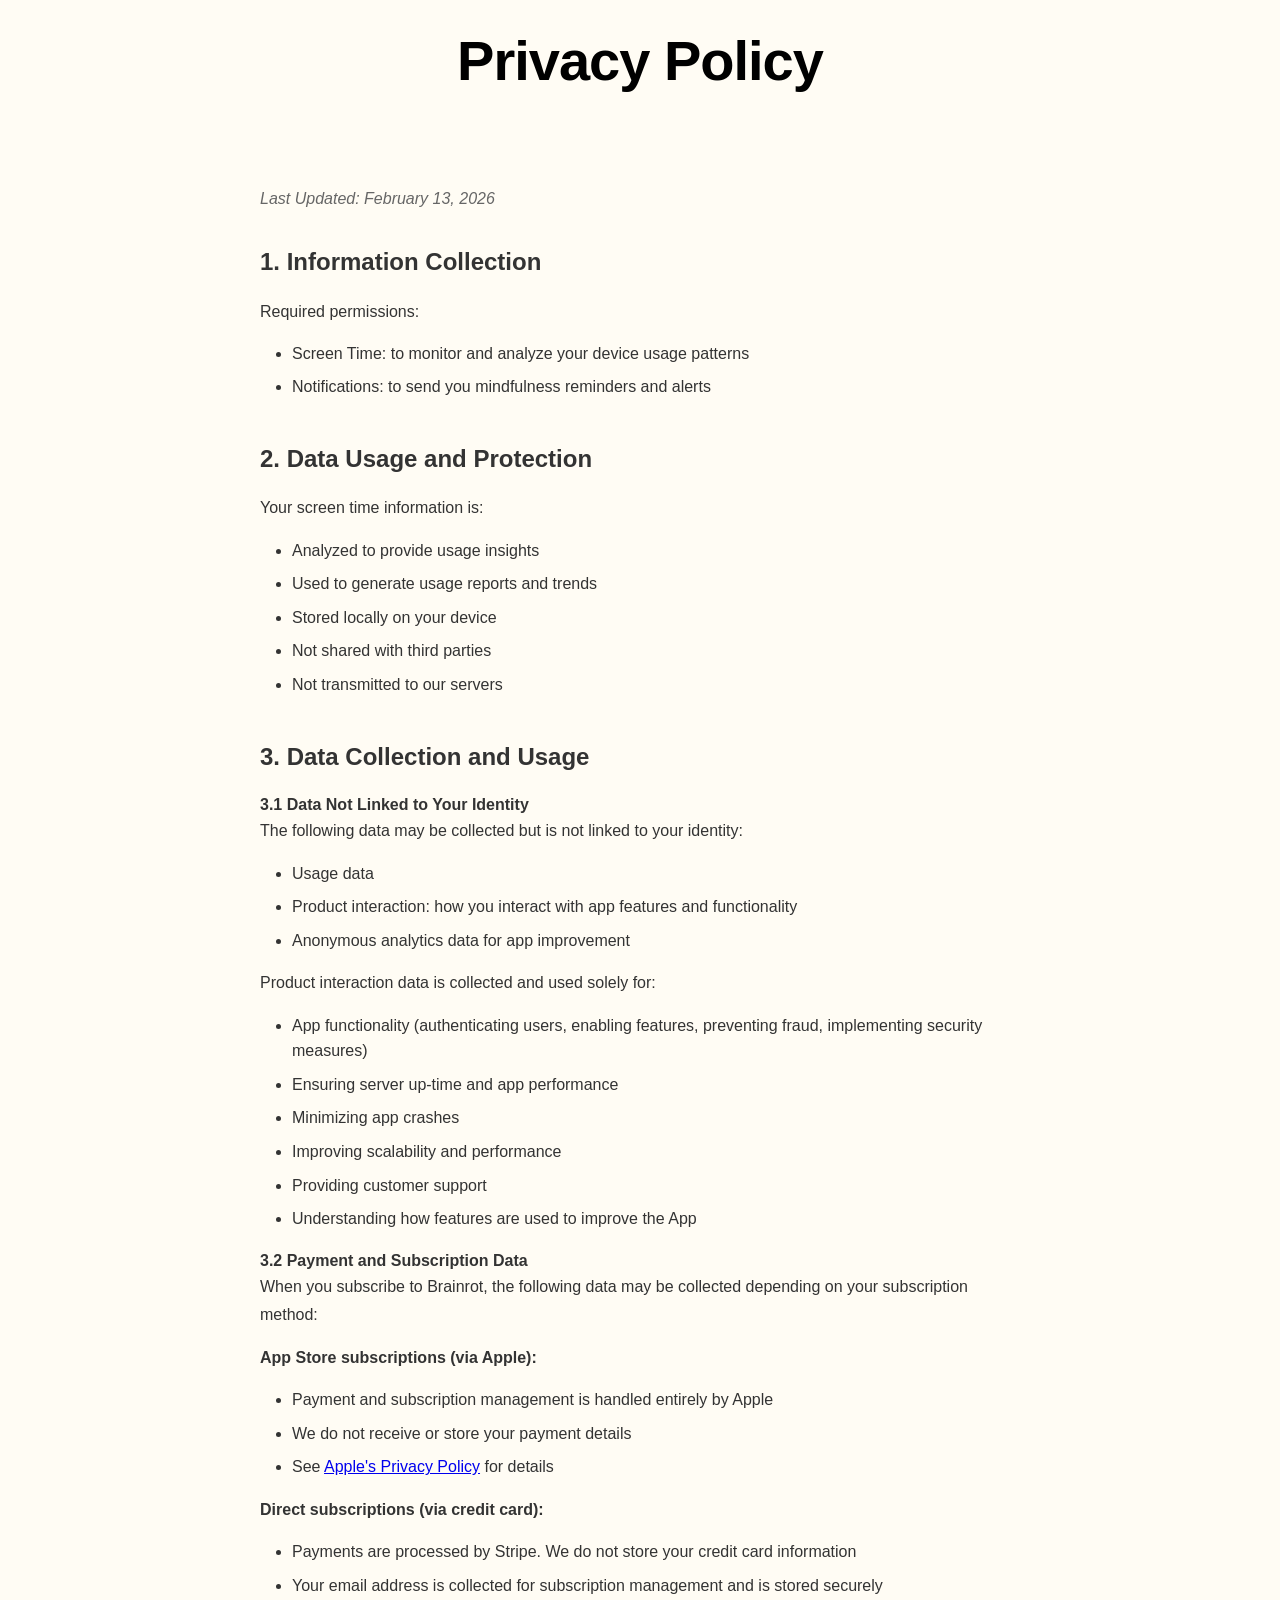
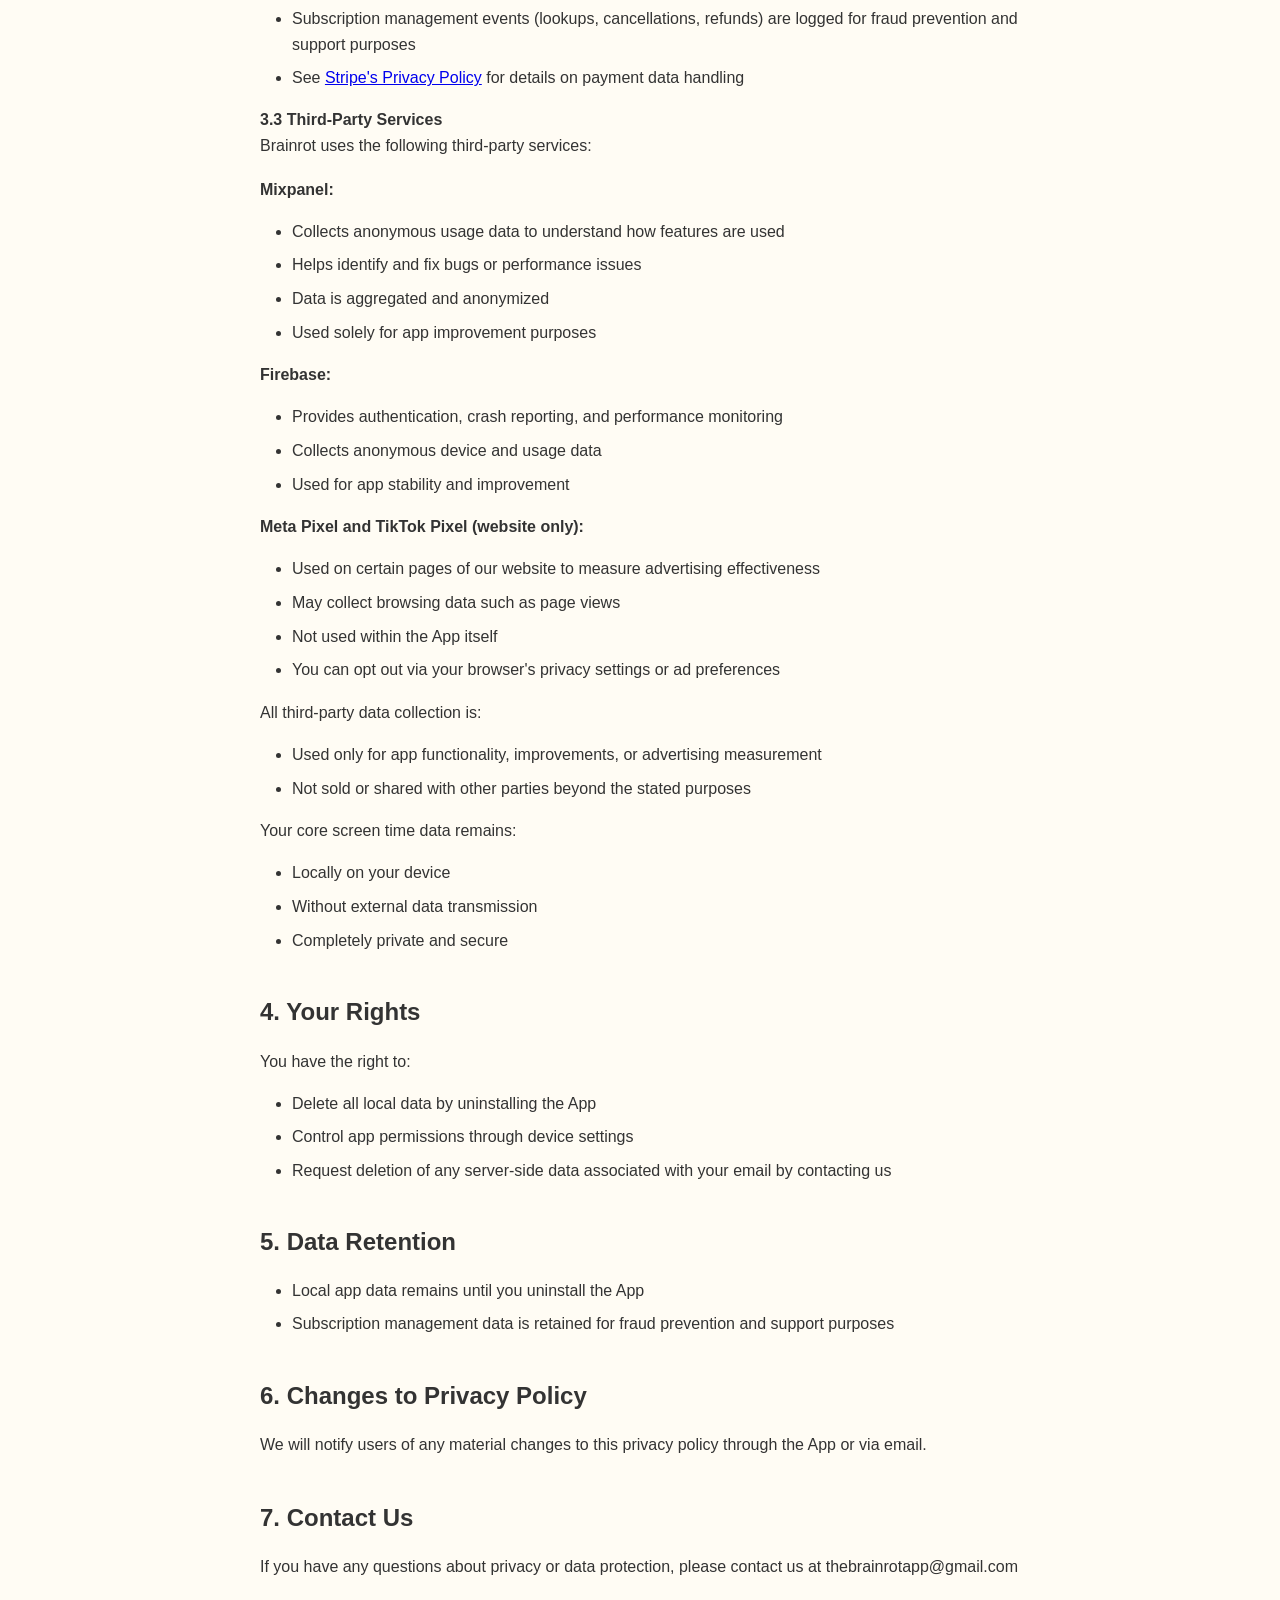
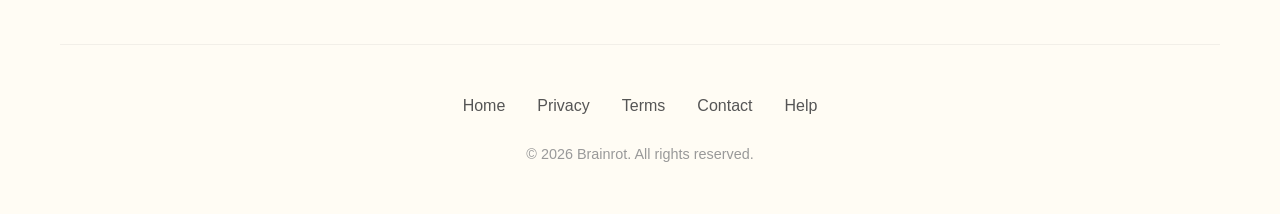
<file: privacy.html>
﻿<!DOCTYPE html>
<html lang="en">
<head>
    <meta charset="UTF-8">
    <meta name="viewport" content="width=device-width, initial-scale=1.0">
    <title>Privacy Policy | Brainrot App - Your Data Stays on Your Device</title>
    <meta name="description" content="Brainrot values your privacy. Learn how we protect your data and what information is collected by our screen time management app.">
    <meta name="keywords" content="privacy policy, data protection, screen time app, privacy focused, user data">

    <!-- favicon -->
    <link rel="icon" type="image/svg+xml" href="images/favicon.svg">
    <link rel="icon" type="image/png" sizes="96x96" href="images/favicon-96x96.png">
    <link rel="apple-touch-icon" href="images/apple-touch-icon.png">

    <!-- open graph / facebook -->
    <meta property="og:type" content="website">
    <meta property="og:url" content="https://thebrainrotapp.com/privacy.html">
    <meta property="og:title" content="Privacy Policy | Brainrot App">
    <meta property="og:description" content="Learn how Brainrot protects your data and respects your privacy.">
    <meta property="og:image" content="https://thebrainrotapp.com/images/og-image.png">

    <!-- twitter -->
    <meta property="twitter:card" content="summary_large_image">
    <meta property="twitter:url" content="https://thebrainrotapp.com/privacy.html">
    <meta property="twitter:title" content="Privacy Policy | Brainrot App">
    <meta property="twitter:description" content="Learn how Brainrot protects your data and respects your privacy.">
    <meta property="twitter:image" content="https://thebrainrotapp.com/images/og-image.png">

    <!-- canonical url -->
    <link rel="canonical" href="privacy.html">

    <!-- stylesheet -->
    <link rel="stylesheet" href="styles.css">
</head>
<body>
    <div class="container">
        <header class="hero">
            <h2 class="logo">Privacy Policy</h2>
        </header>

        <main class="policy-content">
            <p class="effective-date">Last Updated: February 13, 2026</p>

            <section class="policy-section">
                <h3>1. Information Collection</h3>
                <p>Required permissions:</p>
                <ul>
                    <li>Screen Time: to monitor and analyze your device usage patterns</li>
                    <li>Notifications: to send you mindfulness reminders and alerts</li>
                </ul>
            </section>

            <section class="policy-section">
                <h3>2. Data Usage and Protection</h3>
                <p>Your screen time information is:</p>
                <ul>
                    <li>Analyzed to provide usage insights</li>
                    <li>Used to generate usage reports and trends</li>
                    <li>Stored locally on your device</li>
                    <li>Not shared with third parties</li>
                    <li>Not transmitted to our servers</li>
                </ul>
            </section>

            <section class="policy-section">
                <h3>3. Data Collection and Usage</h3>

                <h4>3.1 Data Not Linked to Your Identity</h4>
                <p>The following data may be collected but is not linked to your identity:</p>
                <ul>
                    <li>Usage data</li>
                    <li>Product interaction: how you interact with app features and functionality</li>
                    <li>Anonymous analytics data for app improvement</li>
                </ul>

                <p>Product interaction data is collected and used solely for:</p>
                <ul>
                    <li>App functionality (authenticating users, enabling features, preventing fraud, implementing security measures)</li>
                    <li>Ensuring server up-time and app performance</li>
                    <li>Minimizing app crashes</li>
                    <li>Improving scalability and performance</li>
                    <li>Providing customer support</li>
                    <li>Understanding how features are used to improve the App</li>
                </ul>

                <h4>3.2 Payment and Subscription Data</h4>
                <p>When you subscribe to Brainrot, the following data may be collected depending on your subscription method:</p>

                <p><strong>App Store subscriptions (via Apple):</strong></p>
                <ul>
                    <li>Payment and subscription management is handled entirely by Apple</li>
                    <li>We do not receive or store your payment details</li>
                    <li>See <a href="https://www.apple.com/privacy/" target="_blank" rel="noopener">Apple's Privacy Policy</a> for details</li>
                </ul>

                <p><strong>Direct subscriptions (via credit card):</strong></p>
                <ul>
                    <li>Payments are processed by Stripe. We do not store your credit card information</li>
                    <li>Your email address is collected for subscription management and is stored securely</li>
                    <li>Subscription management events (lookups, cancellations, refunds) are logged for fraud prevention and support purposes</li>
                    <li>See <a href="https://stripe.com/privacy" target="_blank" rel="noopener">Stripe's Privacy Policy</a> for details on payment data handling</li>
                </ul>

                <h4>3.3 Third-Party Services</h4>
                <p>Brainrot uses the following third-party services:</p>

                <p><strong>Mixpanel:</strong></p>
                <ul>
                    <li>Collects anonymous usage data to understand how features are used</li>
                    <li>Helps identify and fix bugs or performance issues</li>
                    <li>Data is aggregated and anonymized</li>
                    <li>Used solely for app improvement purposes</li>
                </ul>

                <p><strong>Firebase:</strong></p>
                <ul>
                    <li>Provides authentication, crash reporting, and performance monitoring</li>
                    <li>Collects anonymous device and usage data</li>
                    <li>Used for app stability and improvement</li>
                </ul>

                <p><strong>Meta Pixel and TikTok Pixel (website only):</strong></p>
                <ul>
                    <li>Used on certain pages of our website to measure advertising effectiveness</li>
                    <li>May collect browsing data such as page views</li>
                    <li>Not used within the App itself</li>
                    <li>You can opt out via your browser's privacy settings or ad preferences</li>
                </ul>

                <p>All third-party data collection is:</p>
                <ul>
                    <li>Used only for app functionality, improvements, or advertising measurement</li>
                    <li>Not sold or shared with other parties beyond the stated purposes</li>
                </ul>

                <p>Your core screen time data remains:</p>
                <ul>
                    <li>Locally on your device</li>
                    <li>Without external data transmission</li>
                    <li>Completely private and secure</li>
                </ul>
            </section>

            <section class="policy-section">
                <h3>4. Your Rights</h3>
                <p>You have the right to:</p>
                <ul>
                    <li>Delete all local data by uninstalling the App</li>
                    <li>Control app permissions through device settings</li>
                    <li>Request deletion of any server-side data associated with your email by contacting us</li>
                </ul>
            </section>

            <section class="policy-section">
                <h3>5. Data Retention</h3>
                <ul>
                    <li>Local app data remains until you uninstall the App</li>
                    <li>Subscription management data is retained for fraud prevention and support purposes</li>
                </ul>
            </section>

            <section class="policy-section">
                <h3>6. Changes to Privacy Policy</h3>
                <p>We will notify users of any material changes to this privacy policy through the App or via email.</p>
            </section>

            <section class="policy-section">
                <h3>7. Contact Us</h3>
                <p>If you have any questions about privacy or data protection, please contact us at thebrainrotapp@gmail.com</p>
            </section>
        </main>

        <footer>
            <nav class="footer-links">
                <a href="index.html">Home</a>
                <a href="privacy.html">Privacy</a>
                <a href="terms.html">Terms</a>
                <a href="contact.html">Contact</a>
                <a href="help.html">Help</a>
            </nav>
            <p class="copyright">&copy; 2026 Brainrot. All rights reserved.</p>
        </footer>
    </div>
</body>
</html>
</file>
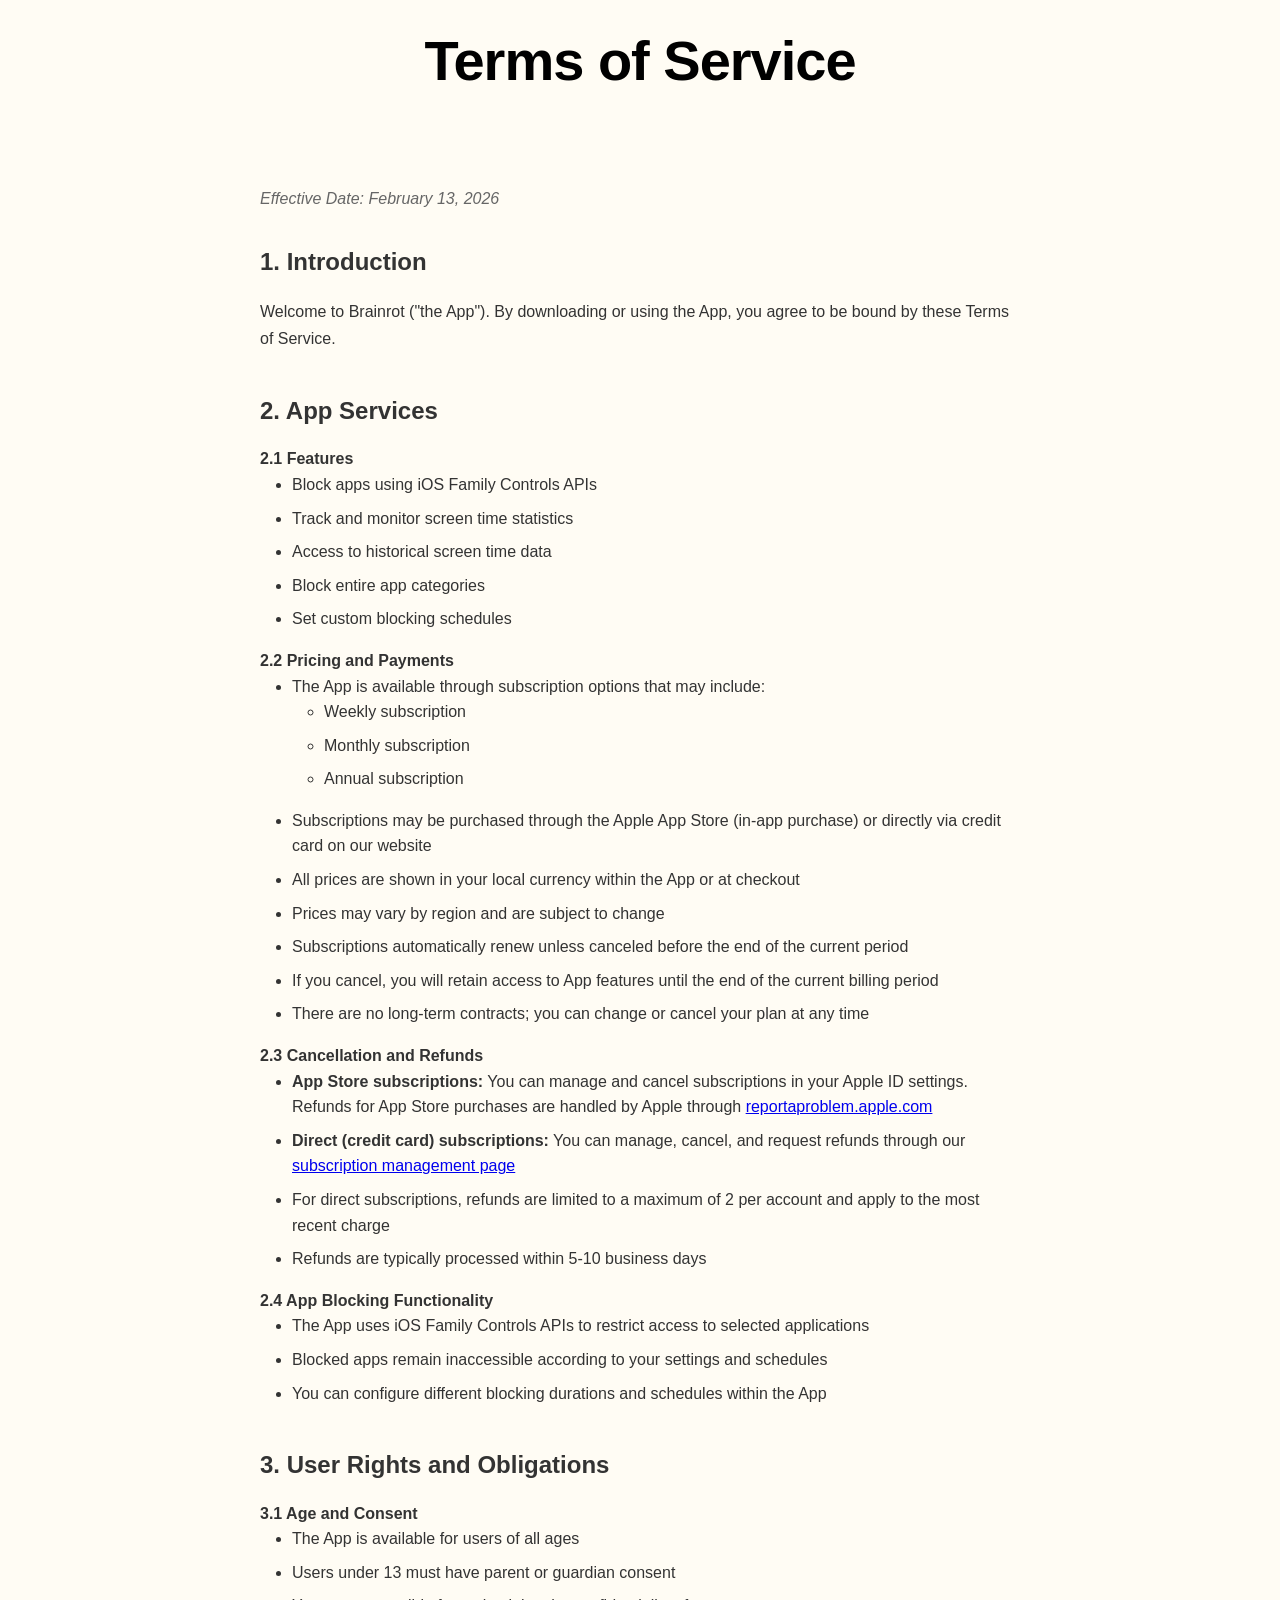
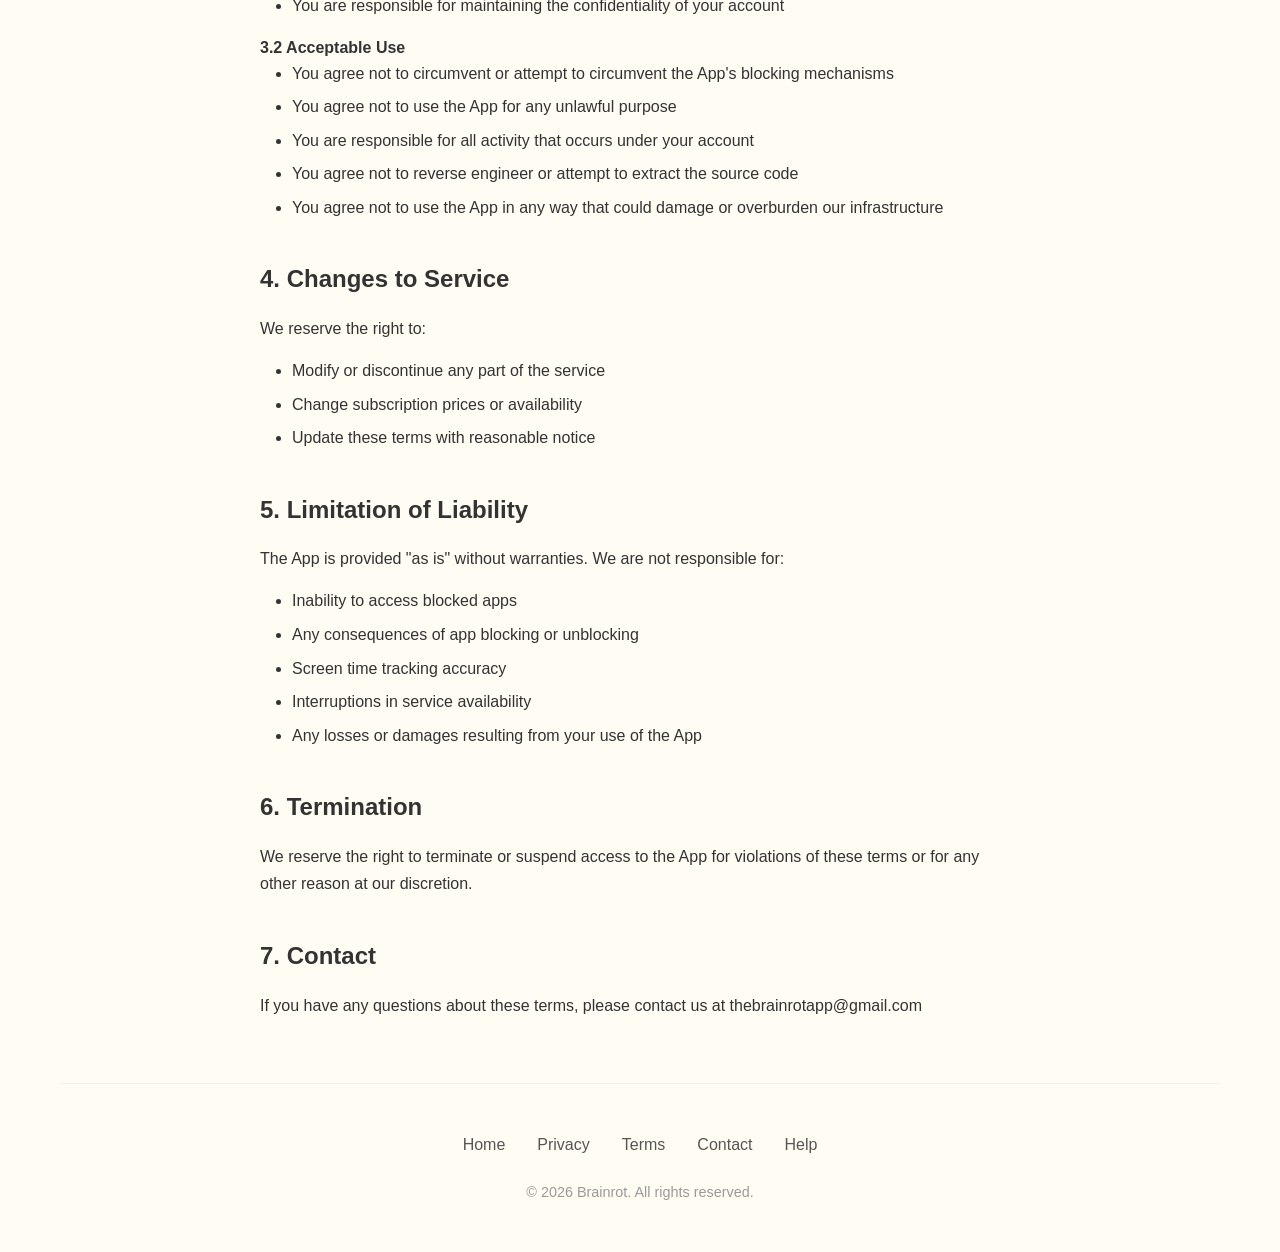
<file: terms.html>
﻿<!DOCTYPE html>
<html lang="en">
<head>
    <meta charset="UTF-8">
    <meta name="viewport" content="width=device-width, initial-scale=1.0">
    <title>Terms of Service | Brainrot App - Screen Time Management</title>
    <meta name="description" content="Review the Terms of Service for Brainrot, the app that helps you manage screen time and develop healthier digital habits.">
    <meta name="keywords" content="terms of service, app terms, screen time management, digital wellbeing, app subscription">

    <!-- favicon -->
    <link rel="icon" type="image/svg+xml" href="images/favicon.svg">
    <link rel="icon" type="image/png" sizes="96x96" href="images/favicon-96x96.png">
    <link rel="apple-touch-icon" href="images/apple-touch-icon.png">

    <!-- open graph / facebook -->
    <meta property="og:type" content="website">
    <meta property="og:url" content="https://thebrainrotapp.com/terms.html">
    <meta property="og:title" content="Terms of Service | Brainrot App">
    <meta property="og:description" content="Review the Terms of Service for the Brainrot screen time management app.">
    <meta property="og:image" content="https://thebrainrotapp.com/images/og-image.png">

    <!-- twitter -->
    <meta property="twitter:card" content="summary_large_image">
    <meta property="twitter:url" content="https://thebrainrotapp.com/terms.html">
    <meta property="twitter:title" content="Terms of Service | Brainrot App">
    <meta property="twitter:description" content="Review the Terms of Service for the Brainrot screen time management app.">
    <meta property="twitter:image" content="https://thebrainrotapp.com/images/og-image.png">

    <!-- canonical url -->
    <link rel="canonical" href="terms.html">

    <!-- stylesheet -->
    <link rel="stylesheet" href="styles.css">
</head>
<body>
    <div class="container">
        <header class="hero">
            <h2 class="logo">Terms of Service</h2>
        </header>

        <main class="policy-content">
            <p class="effective-date">Effective Date: February 13, 2026</p>

            <section class="policy-section">
                <h3>1. Introduction</h3>
                <p>Welcome to Brainrot ("the App"). By downloading or using the App, you agree to be bound by these Terms of Service.</p>
            </section>

            <section class="policy-section">
                <h3>2. App Services</h3>

                <h4>2.1 Features</h4>
                <ul>
                    <li>Block apps using iOS Family Controls APIs</li>
                    <li>Track and monitor screen time statistics</li>
                    <li>Access to historical screen time data</li>
                    <li>Block entire app categories</li>
                    <li>Set custom blocking schedules</li>
                </ul>

                <h4>2.2 Pricing and Payments</h4>
                <ul>
                    <li>The App is available through subscription options that may include:
                        <ul>
                            <li>Weekly subscription</li>
                            <li>Monthly subscription</li>
                            <li>Annual subscription</li>
                        </ul>
                    </li>
                    <li>Subscriptions may be purchased through the Apple App Store (in-app purchase) or directly via credit card on our website</li>
                    <li>All prices are shown in your local currency within the App or at checkout</li>
                    <li>Prices may vary by region and are subject to change</li>
                    <li>Subscriptions automatically renew unless canceled before the end of the current period</li>
                    <li>If you cancel, you will retain access to App features until the end of the current billing period</li>
                    <li>There are no long-term contracts; you can change or cancel your plan at any time</li>
                </ul>

                <h4>2.3 Cancellation and Refunds</h4>
                <ul>
                    <li><strong>App Store subscriptions:</strong> You can manage and cancel subscriptions in your Apple ID settings. Refunds for App Store purchases are handled by Apple through <a href="https://reportaproblem.apple.com" target="_blank" rel="noopener">reportaproblem.apple.com</a></li>
                    <li><strong>Direct (credit card) subscriptions:</strong> You can manage, cancel, and request refunds through our <a href="manage.html">subscription management page</a></li>
                    <li>For direct subscriptions, refunds are limited to a maximum of 2 per account and apply to the most recent charge</li>
                    <li>Refunds are typically processed within 5-10 business days</li>
                </ul>

                <h4>2.4 App Blocking Functionality</h4>
                <ul>
                    <li>The App uses iOS Family Controls APIs to restrict access to selected applications</li>
                    <li>Blocked apps remain inaccessible according to your settings and schedules</li>
                    <li>You can configure different blocking durations and schedules within the App</li>
                </ul>
            </section>

            <section class="policy-section">
                <h3>3. User Rights and Obligations</h3>

                <h4>3.1 Age and Consent</h4>
                <ul>
                    <li>The App is available for users of all ages</li>
                    <li>Users under 13 must have parent or guardian consent</li>
                    <li>You are responsible for maintaining the confidentiality of your account</li>
                </ul>

                <h4>3.2 Acceptable Use</h4>
                <ul>
                    <li>You agree not to circumvent or attempt to circumvent the App's blocking mechanisms</li>
                    <li>You agree not to use the App for any unlawful purpose</li>
                    <li>You are responsible for all activity that occurs under your account</li>
                    <li>You agree not to reverse engineer or attempt to extract the source code</li>
                    <li>You agree not to use the App in any way that could damage or overburden our infrastructure</li>
                </ul>
            </section>

            <section class="policy-section">
                <h3>4. Changes to Service</h3>
                <p>We reserve the right to:</p>
                <ul>
                    <li>Modify or discontinue any part of the service</li>
                    <li>Change subscription prices or availability</li>
                    <li>Update these terms with reasonable notice</li>
                </ul>
            </section>

            <section class="policy-section">
                <h3>5. Limitation of Liability</h3>
                <p>The App is provided "as is" without warranties. We are not responsible for:</p>
                <ul>
                    <li>Inability to access blocked apps</li>
                    <li>Any consequences of app blocking or unblocking</li>
                    <li>Screen time tracking accuracy</li>
                    <li>Interruptions in service availability</li>
                    <li>Any losses or damages resulting from your use of the App</li>
                </ul>
            </section>

            <section class="policy-section">
                <h3>6. Termination</h3>
                <p>We reserve the right to terminate or suspend access to the App for violations of these terms or for any other reason at our discretion.</p>
            </section>

            <section class="policy-section">
                <h3>7. Contact</h3>
                <p>If you have any questions about these terms, please contact us at thebrainrotapp@gmail.com</p>
            </section>
        </main>

        <footer>
            <nav class="footer-links">
                <a href="index.html">Home</a>
                <a href="privacy.html">Privacy</a>
                <a href="terms.html">Terms</a>
                <a href="contact.html">Contact</a>
                <a href="help.html">Help</a>
            </nav>
            <p class="copyright">&copy; 2026 Brainrot. All rights reserved.</p>
        </footer>
    </div>
</body>
</html>
</file>
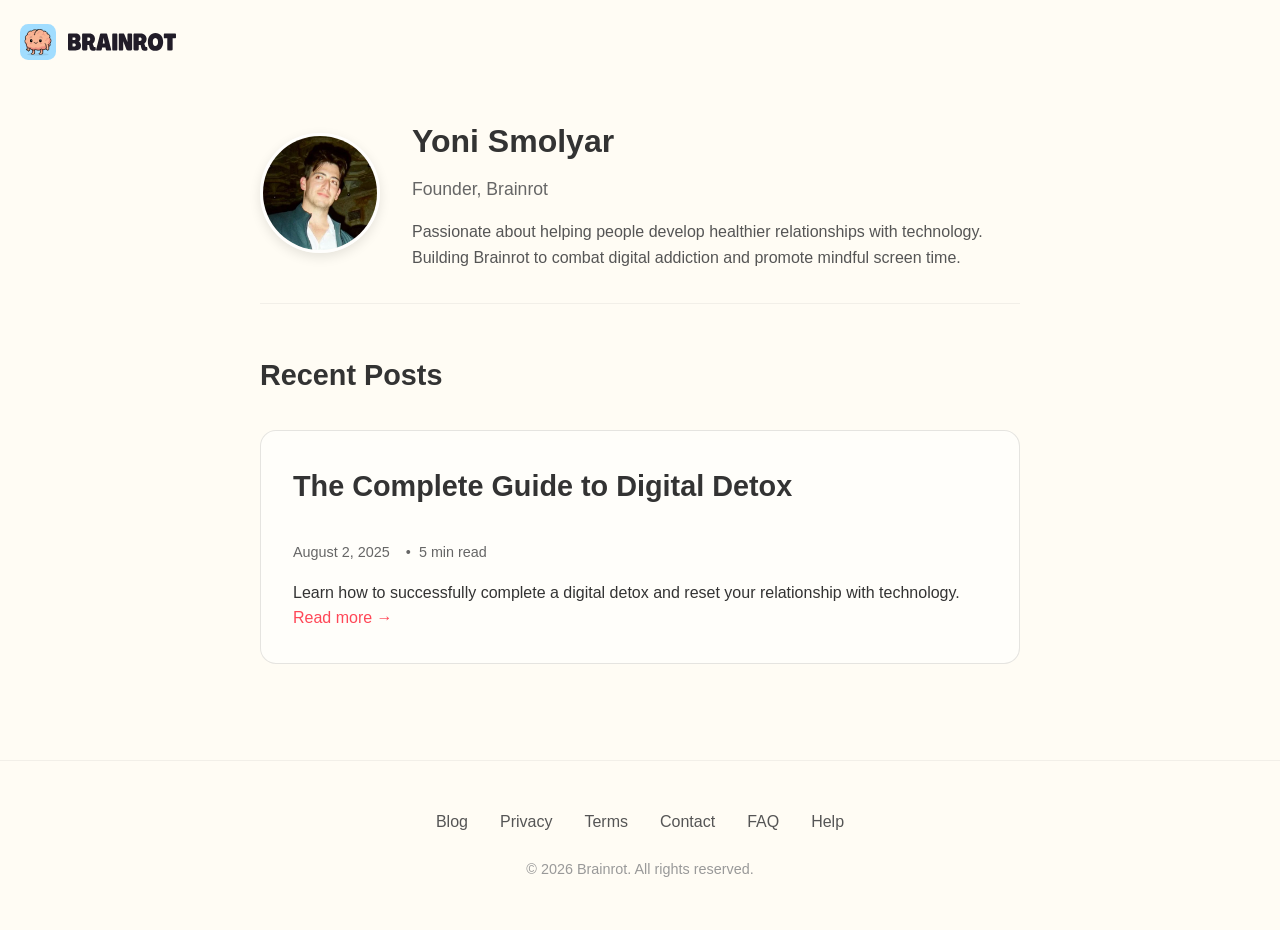
<file: author/yoni-smolyar.html>
﻿<!DOCTYPE html>
<html lang="en">
<head>
    <meta charset="UTF-8">
    <meta name="viewport" content="width=device-width, initial-scale=1.0">
    <title>Yoni Smolyar - Author at Brainrot</title>
    <meta name="description" content="Yoni Smolyar is the founder of Brainrot, passionate about helping people develop healthier relationships with technology.">
    <meta name="keywords" content="Yoni Smolyar, Brainrot founder, digital wellness expert">
    
    <!-- favicon -->
    <link rel="icon" type="image/svg+xml" href="../images/favicon.svg">
    <link rel="icon" type="image/png" sizes="96x96" href="../images/favicon-96x96.png">
    <link rel="apple-touch-icon" href="../images/apple-touch-icon.png">
    
    <!-- open graph / facebook -->
    <meta property="og:type" content="profile">
    <meta property="og:url" content="https://thebrainrotapp.com/author/yoni-smolyar.html">
    <meta property="og:title" content="Yoni Smolyar - Author at Brainrot">
    <meta property="og:description" content="Yoni Smolyar is the founder of Brainrot, passionate about helping people develop healthier relationships with technology.">
    <meta property="og:image" content="https://thebrainrotapp.com/images/yoni-smolyar.webp">
    <meta property="profile:first_name" content="Yoni">
    <meta property="profile:last_name" content="Smolyar">
    
    <!-- twitter -->
    <meta property="twitter:card" content="summary">
    <meta property="twitter:url" content="https://thebrainrotapp.com/author/yoni-smolyar.html">
    <meta property="twitter:title" content="Yoni Smolyar - Author at Brainrot">
    <meta property="twitter:description" content="Yoni Smolyar is the founder of Brainrot, passionate about helping people develop healthier relationships with technology.">
    <meta property="twitter:image" content="https://thebrainrotapp.com/images/yoni-smolyar.webp">
    
    <!-- canonical url -->
    <link rel="canonical" href="yoni-smolyar.html">
    
    <!-- structured data -->
    <script type="application/ld+json">
    {
        "@context": "https://schema.org",
        "@type": "Person",
        "name": "Yoni Smolyar",
        "url": "https://thebrainrotapp.com/author/yoni-smolyar.html",
        "image": "https://thebrainrotapp.com/images/yoni-smolyar.webp",
        "jobTitle": "Founder",
        "worksFor": {
            "@type": "Organization",
            "name": "Brainrot"
        },
        "description": "Founder of Brainrot, passionate about helping people develop healthier relationships with technology.",
        "sameAs": []
    }
    </script>
    
    <!-- stylesheet -->
    <link rel="stylesheet" href="../styles.css">
</head>
<body>
    <nav class="site-header">
        <div class="header-container">
            <a href="../index-1.htm" class="brand">
                <img src="../images/brainrot-icon.svg" alt="Brainrot icon" class="brand-icon">
                <img src="../images/brainrot-logo.svg" alt="Brainrot" class="brand-logo">
            </a>
        </div>
    </nav>
    
    <div class="container">
        <div class="author-container">
            <div class="author-header">
                <img src="../images/yoni-smolyar.webp" alt="Yoni Smolyar" class="author-image">
                <div class="author-info">
                    <h1>Yoni Smolyar</h1>
                    <p class="author-title">Founder, Brainrot</p>
                    <p class="author-bio">Passionate about helping people develop healthier relationships with technology. Building Brainrot to combat digital addiction and promote mindful screen time.</p>
                </div>
            </div>
            
            <div class="author-posts">
                <h2>Recent Posts</h2>
                <div id="author-blog-posts" class="blog-posts">
                    <!-- Author's posts will be loaded here -->
                </div>
            </div>
        </div>
    </div>
    
    <footer>
        <nav class="footer-links">
            <a href="../blog.html">Blog</a>
            <a href="../privacy.html">Privacy</a>
            <a href="../terms.html">Terms</a>
            <a href="../contact.html">Contact</a>
            <a href="../faq.html">FAQ</a>
            <a href="../help.html">Help</a>
        </nav>
        <p class="copyright">&copy; 2026 Brainrot. All rights reserved.</p>
    </footer>
    
    <script>
        // Load author's posts
        const authorPosts = [
            {
                title: "The Complete Guide to Digital Detox",
                date: "2025-08-02",
                excerpt: "Learn how to successfully complete a digital detox and reset your relationship with technology.",
                url: "../blog/2025-08-02-digital-detox-guide.html",
                readTime: "5 min"
            }
        ];
        
        function formatDate(dateString) {
            const options = { year: 'numeric', month: 'long', day: 'numeric' };
            return new Date(dateString).toLocaleDateString('en-US', options);
        }
        
        function renderAuthorPosts() {
            const container = document.getElementById('author-blog-posts');
            const sortedPosts = authorPosts.sort((a, b) => new Date(b.date) - new Date(a.date));
            
            const postsHTML = sortedPosts.map(post => `
                <article class="blog-card">
                    <h2><a href="${post.url}">${post.title}</a></h2>
                    <div class="post-meta">
                        <time datetime="${post.date}">${formatDate(post.date)}</time>
                        <span class="reading-time">${post.readTime} read</span>
                    </div>
                    <p>${post.excerpt}</p>
                    <a href="${post.url}" class="read-more">Read more →</a>
                </article>
            `).join('');
            
            container.innerHTML = postsHTML;
        }
        
        document.addEventListener('DOMContentLoaded', renderAuthorPosts);
    </script>
    <script async="" src="../latest.js"></script>
    <script async="" src="../auto-events.js"></script>
</body>
</html>
</file>
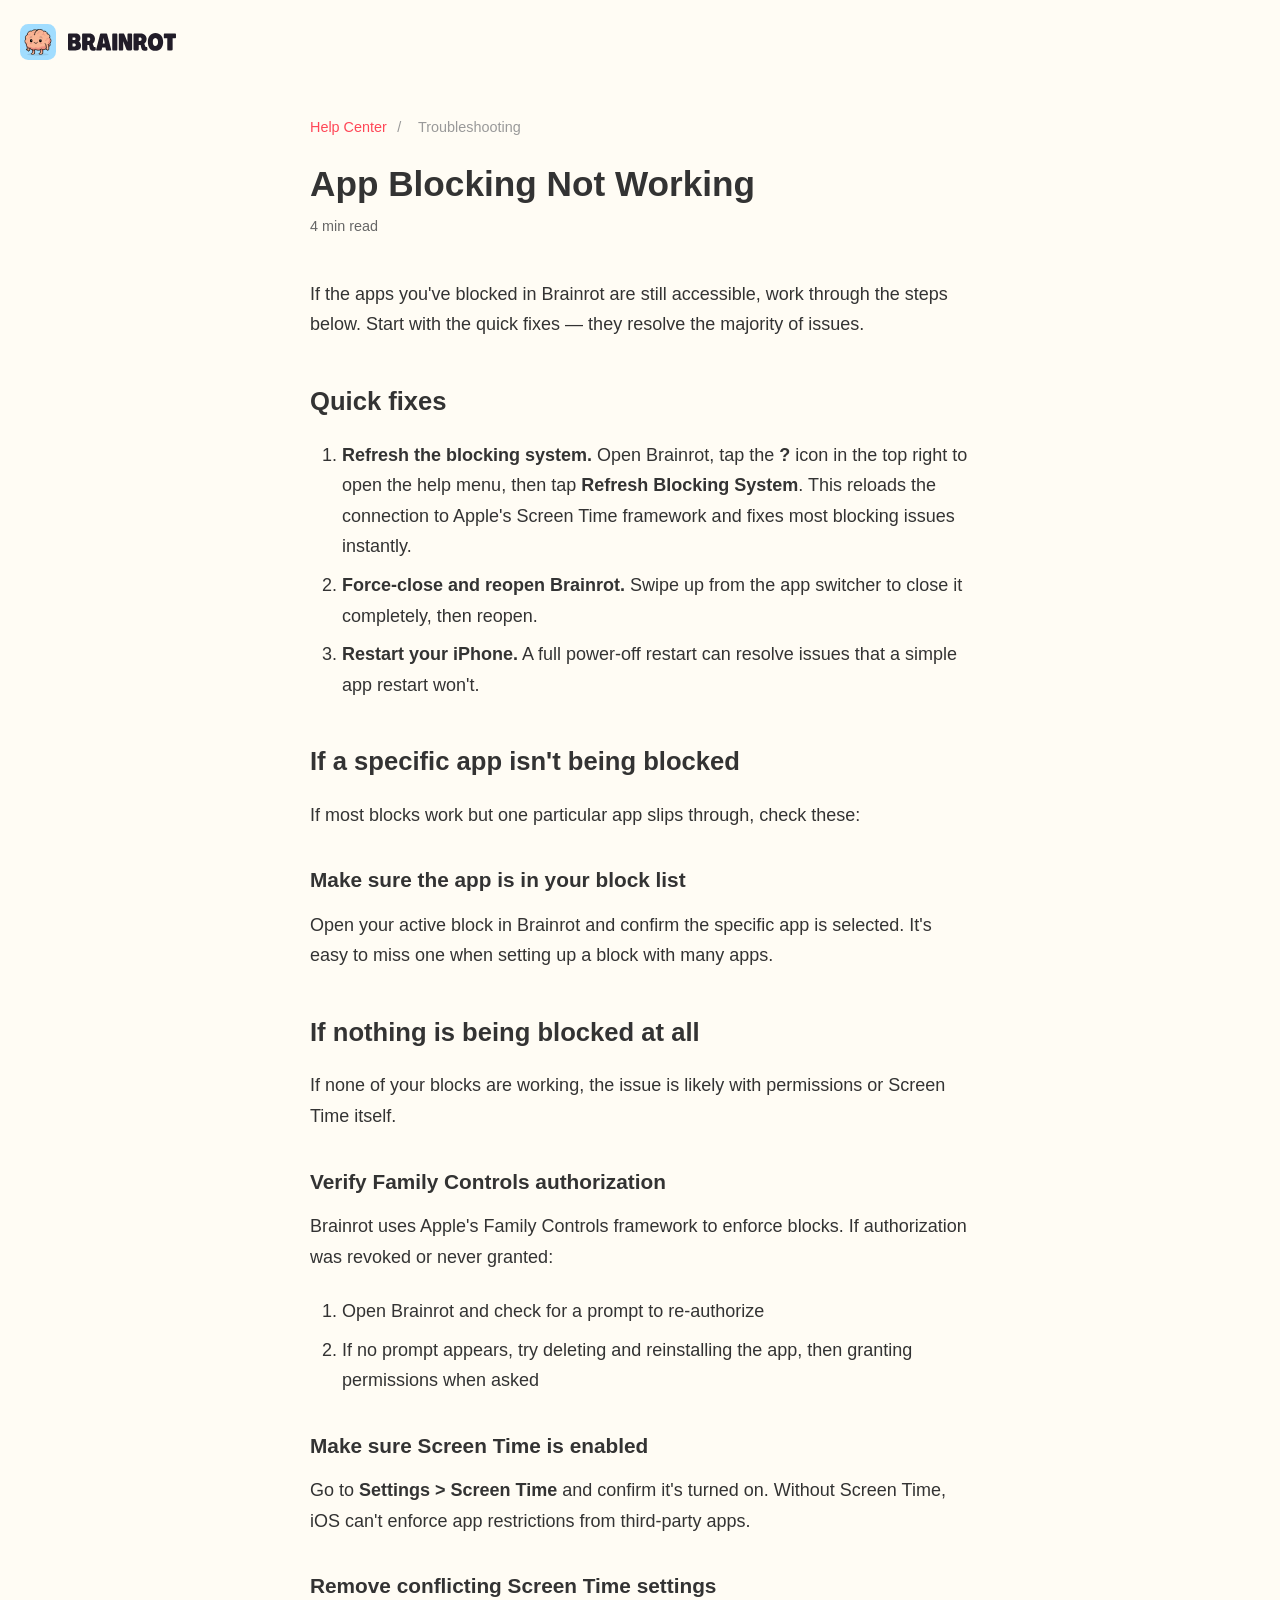
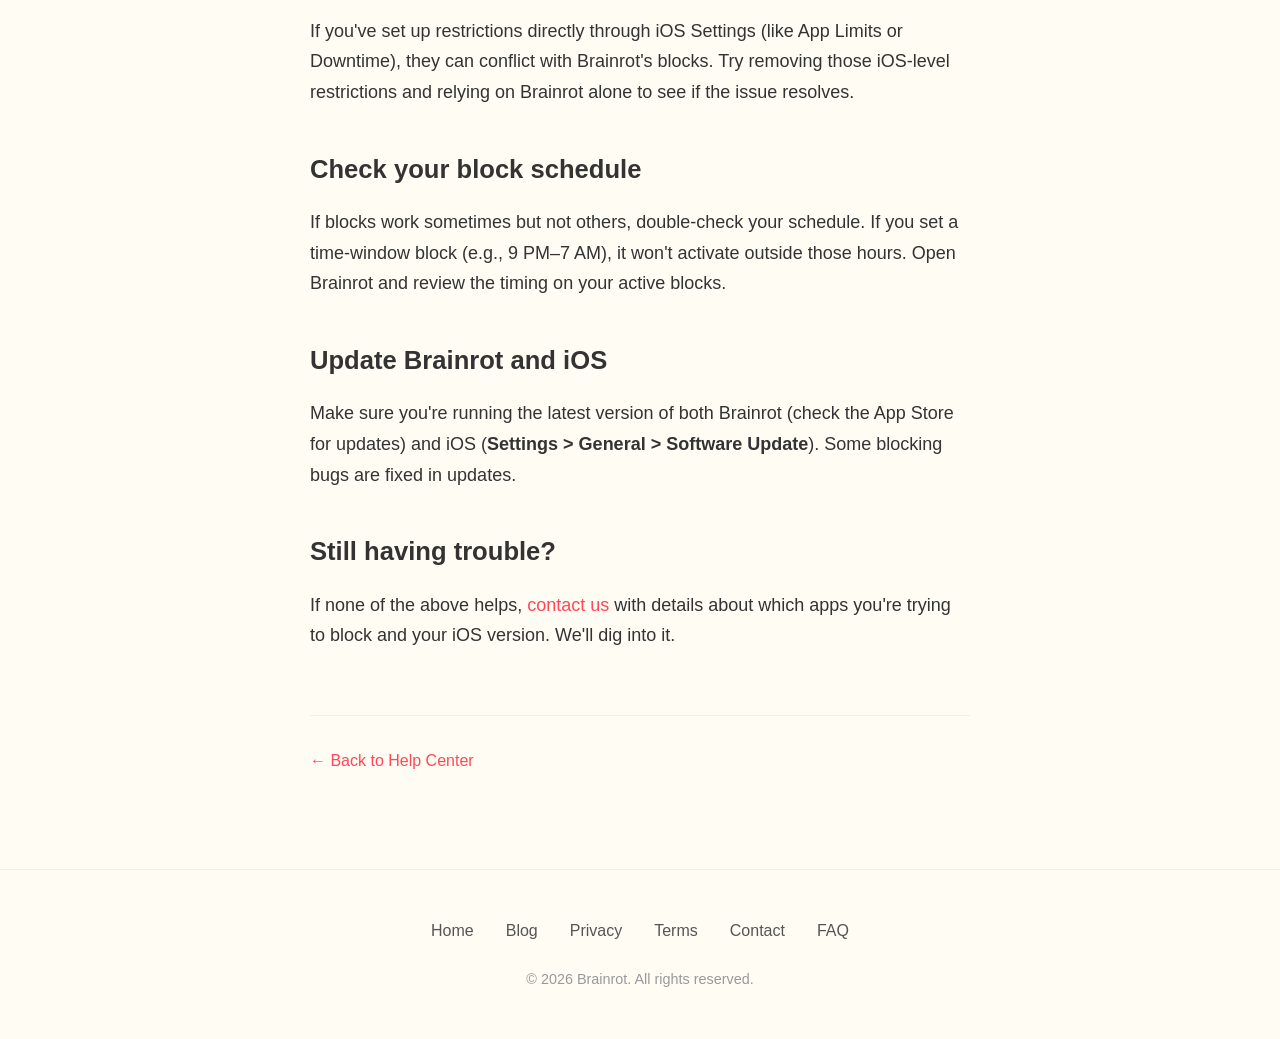
<file: help/app-blocking-not-working.html>
﻿<!DOCTYPE html>
<html lang="en">
<head>
    <meta charset="UTF-8">
    <meta name="viewport" content="width=device-width, initial-scale=1.0">
    <title>App Blocking Not Working - Help Center</title>
    <meta name="description" content="Troubleshoot issues with Brainrot app blocks not activating, including permissions and iOS settings to check.">
    <meta name="keywords" content="app blocking not working, Brainrot blocks broken, fix app blocking, screen time permissions">
    <meta name="author" content="Yoni Smolyar">

    <!-- favicon -->
    <link rel="icon" type="image/svg+xml" href="../images/favicon.svg">
    <link rel="icon" type="image/png" sizes="96x96" href="../images/favicon-96x96.png">
    <link rel="apple-touch-icon" href="../images/apple-touch-icon.png">

    <!-- open graph / facebook -->
    <meta property="og:type" content="article">
    <meta property="og:url" content="https://thebrainrotapp.com/help/app-blocking-not-working.html">
    <meta property="og:title" content="App Blocking Not Working">
    <meta property="og:description" content="Troubleshoot issues with app blocks not activating.">
    <meta property="og:image" content="https://thebrainrotapp.com/images/og-image.png">

    <!-- twitter -->
    <meta property="twitter:card" content="summary_large_image">
    <meta property="twitter:url" content="https://thebrainrotapp.com/help/app-blocking-not-working.html">
    <meta property="twitter:title" content="App Blocking Not Working">
    <meta property="twitter:description" content="Troubleshoot issues with app blocks not activating.">
    <meta property="twitter:image" content="https://thebrainrotapp.com/images/og-image.png">

    <!-- canonical url -->
    <link rel="canonical" href="app-blocking-not-working.html">

    <!-- stylesheet -->
    <link rel="stylesheet" href="../styles.css">
</head>
<body>
    <nav class="site-header">
        <div class="header-container">
            <a href="../index-1.htm" class="brand">
                <img src="../images/brainrot-icon.svg" alt="Brainrot icon" class="brand-icon">
                <img src="../images/brainrot-logo.svg" alt="Brainrot" class="brand-logo">
            </a>
        </div>
    </nav>

    <div class="container">
        <article class="help-article">
            <header>
                <nav class="help-breadcrumb">
                    <a href="../help.html">Help Center</a> <span>/</span> <span>Troubleshooting</span>
                </nav>
                <h1>App Blocking Not Working</h1>
                <span class="help-article-meta">4 min read</span>
            </header>

            <div class="help-article-content">
                <p>If the apps you've blocked in Brainrot are still accessible, work through the steps below. Start with the quick fixes — they resolve the majority of issues.</p>

                <h2>Quick fixes</h2>
                <ol>
                    <li><strong>Refresh the blocking system.</strong> Open Brainrot, tap the <strong>?</strong> icon in the top right to open the help menu, then tap <strong>Refresh Blocking System</strong>. This reloads the connection to Apple's Screen Time framework and fixes most blocking issues instantly.</li>
                    <li><strong>Force-close and reopen Brainrot.</strong> Swipe up from the app switcher to close it completely, then reopen.</li>
                    <li><strong>Restart your iPhone.</strong> A full power-off restart can resolve issues that a simple app restart won't.</li>
                </ol>

                <h2>If a specific app isn't being blocked</h2>
                <p>If most blocks work but one particular app slips through, check these:</p>

                <h3>Make sure the app is in your block list</h3>
                <p>Open your active block in Brainrot and confirm the specific app is selected. It's easy to miss one when setting up a block with many apps.</p>

                <h2>If nothing is being blocked at all</h2>
                <p>If none of your blocks are working, the issue is likely with permissions or Screen Time itself.</p>

                <h3>Verify Family Controls authorization</h3>
                <p>Brainrot uses Apple's Family Controls framework to enforce blocks. If authorization was revoked or never granted:</p>
                <ol>
                    <li>Open Brainrot and check for a prompt to re-authorize</li>
                    <li>If no prompt appears, try deleting and reinstalling the app, then granting permissions when asked</li>
                </ol>

                <h3>Make sure Screen Time is enabled</h3>
                <p>Go to <strong>Settings &gt; Screen Time</strong> and confirm it's turned on. Without Screen Time, iOS can't enforce app restrictions from third-party apps.</p>

                <h3>Remove conflicting Screen Time settings</h3>
                <p>If you've set up restrictions directly through iOS Settings (like App Limits or Downtime), they can conflict with Brainrot's blocks. Try removing those iOS-level restrictions and relying on Brainrot alone to see if the issue resolves.</p>

                <h2>Check your block schedule</h2>
                <p>If blocks work sometimes but not others, double-check your schedule. If you set a time-window block (e.g., 9 PM–7 AM), it won't activate outside those hours. Open Brainrot and review the timing on your active blocks.</p>

                <h2>Update Brainrot and iOS</h2>
                <p>Make sure you're running the latest version of both Brainrot (check the App Store for updates) and iOS (<strong>Settings &gt; General &gt; Software Update</strong>). Some blocking bugs are fixed in updates.</p>

                <h2>Still having trouble?</h2>
                <p>If none of the above helps, <a href="../contact.html">contact us</a> with details about which apps you're trying to block and your iOS version. We'll dig into it.</p>
            </div>

            <div class="help-article-footer">
                <a href="../help.html" class="back-to-help">&larr; Back to Help Center</a>
            </div>
        </article>
    </div>

    <footer>
        <nav class="footer-links">
            <a href="../index-1.htm">Home</a>
            <a href="../blog.html">Blog</a>
            <a href="../privacy.html">Privacy</a>
            <a href="../terms.html">Terms</a>
            <a href="../contact.html">Contact</a>
            <a href="../faq.html">FAQ</a>
        </nav>
        <p class="copyright">&copy; 2026 Brainrot. All rights reserved.</p>
    </footer>

    <script async="" src="../latest.js"></script>
    <script async="" src="../auto-events.js"></script>
</body>
</html>
</file>
<file: home.css>
/* ---------- tokens ---------- */
:root {
    --brand-blue: #2486FF;
    --dark: #211C28;
    --gray-1: #EEEDF0;
    --gray-7: #8F859C;
    --gray-8: #736783;
    --gray-9: #433C4E;
    --gray-0: #FAF9FA;
    --white: #FFFFFF;
    --grass: #7BC85B;
    --cream: #FFF6E5;
    --sky: #90DFFF;

    --max: 1440px;
    --pad: clamp(20px, 4vw, 60px);
}

/* ---------- reset ---------- */
*,
*::before,
*::after { box-sizing: border-box; margin: 0; padding: 0; }

html { -webkit-text-size-adjust: 100%; }

html, body {
    width: 100%;
    overflow-x: clip;
    /* stop the rubber-band overscroll that exposes white/background above and below */
    overscroll-behavior: none;
}


/* solid sky-blue background — shows in both top and bottom overscroll */
html { background: #90DFFF; }

body {
    font-family: 'Rubik', -apple-system, BlinkMacSystemFont, 'Segoe UI', sans-serif;
    color: var(--dark);
    /* matches .about so the area showing through hero's rounded corners blends */
    background: var(--gray-0);
    line-height: 1.5;
    -webkit-font-smoothing: antialiased;
}

picture { display: block; }

img { display: block; max-width: 100%; height: auto; }
a { color: inherit; text-decoration: none; }
button { font: inherit; cursor: pointer; }

/* ---------- HERO ----------
   Desktop: aspect-ratio matches the scene SVG so the whole illustration
   is visible naturally. Content + phone sit in absolute layers on top.
   Mobile: media query below switches to flow stacking.
   The SVG has its own rounded bottom corners baked in (radius ~30/38px
   on the 1440x1556 source), so the .hero border-radius is matched in % so
   it scales with the viewport and aligns with the SVG curve — no blue ring. */
.hero {
    position: relative;
    width: 100%;
    aspect-ratio: 1440 / 1400;
    background: var(--sky);
    overflow: hidden;
    border-radius: 0 0 2.08% 2.08% / 0 0 2.71% 2.71%;
}

.hero-bg {
    position: absolute;
    inset: 0;
    pointer-events: none;
    user-select: none;
}
.hero-bg img {
    display: block;
    width: 100%;
    height: 100%;
    object-fit: cover;
    object-position: center bottom;
}

.site-nav {
    position: absolute;
    top: 0; left: 0; right: 0;
    z-index: 5;
    padding: clamp(1rem, 2.2vw, 2rem) var(--pad);
    display: flex;
    justify-content: center;
}

.nav-x {
    position: absolute;
    right: var(--pad);
    top: 50%;
    transform: translateY(-50%);
    display: flex;
    align-items: center;
    justify-content: center;
    width: 40px;
    height: 40px;
    border-radius: 50%;
    background: var(--dark);
    color: var(--white);
    transition: opacity .2s, transform .2s;
}
.nav-x:hover { opacity: .85; transform: translateY(-50%) scale(1.06); }

.brand { transition: opacity .2s; }
.brand:hover { opacity: .8; }
.brand img { height: clamp(18px, 2vw, 28px); width: auto; display: block; }

.hero-inner {
    position: absolute;
    top: 7%;
    left: 0;
    right: 0;
    z-index: 3;
    display: flex;
    flex-direction: column;
    align-items: center;
    text-align: center;
    padding: 0 1.5rem;
}

.hero-title {
    font-weight: 800;
    font-size: clamp(1.75rem, 5.5vw, 4.5rem);
    line-height: 1.05;
    letter-spacing: -0.04em;
    color: var(--dark);
}
.hero-title span { display: block; }

.hero-sub {
    margin-top: clamp(0.5rem, 1vw, 1rem);
    font-size: clamp(0.95rem, 1.5vw, 1.35rem);
    font-weight: 400;
    color: var(--gray-8);
    /* narrow enough that "...by fighting back" wraps before "doomscrolling" */
    max-width: min(32rem, calc(100vw - 2.5rem));
    overflow-wrap: anywhere;
    word-break: break-word;
}

.hero-cta {
    margin-top: clamp(0.75rem, 1.5vw, 1.5rem);
    display: inline-block;
    transition: transform .25s cubic-bezier(.34, 1.56, .64, 1);
}
.hero-cta:hover { transform: translateY(-3px) scale(1.04); }
.hero-cta:active { transform: translateY(-1px) scale(0.97); }
.hero-cta img { height: clamp(36px, 4vw, 56px); width: auto; display: block; }

/* Phone centered horizontally; bottom-anchored so its base sits on the
   shadow regardless of phone size. Shadow is 229px from the SVG bottom
   (out of 1556) → bottom: 229/1400 ≈ 16.4% of the cropped hero. */
.hero-phone {
    position: absolute;
    left: 50%;
    bottom: 16.4%;
    /* translateZ(0) + backface-visibility promote this to its own GPU layer so
       the drop-shadow is transformed (not re-rasterized) during pinch-zoom —
       without it mobile browsers flash/tear the SVG filter region as a hard box */
    transform: translateX(-50%) translateZ(0);
    backface-visibility: hidden;
    -webkit-backface-visibility: hidden;
    width: 22%;
    max-width: 380px;
    height: auto;
    z-index: 2;
    filter: drop-shadow(0 24px 36px rgba(0,0,0,0.22));
}

/* wordmark overlaid on beach scene (faded watermark behind footer links) */
.cta-wordmark {
    position: absolute;
    left: 50%;
    bottom: 5%;
    width: 88%;
    max-width: 1200px;
    transform: translateX(-50%);
    z-index: 2;
    pointer-events: none;
    user-select: none;
}

/* ---------- ABOUT + STATS ---------- */
.about {
    background: var(--gray-0);
    padding: clamp(3.5rem, 7vw, 6rem) var(--pad);
    text-align: center;
    color: var(--dark);
    position: relative;
}

.about-copy {
    max-width: 30rem;
    margin: 0 auto;
    font-size: clamp(1.1rem, 1.4vw, 1.3rem);
    font-weight: 400;
    line-height: 1.55;
    color: var(--gray-9);
}

.about-copy p + p {
    margin-top: 1rem;
}

.stats {
    display: flex;
    justify-content: center;
    gap: clamp(2.5rem, 6vw, 4.5rem);
    margin-top: 2.5rem;
}

.stat {
    position: relative;
    padding: 0 2.25rem;
}

/* laurel-wreath ornaments around each stat */
.stat::before,
.stat::after {
    content: "";
    position: absolute;
    top: 50%;
    width: 1.6rem;
    height: 2.75rem;
    background-image: url("images/laurel.svg");
    background-repeat: no-repeat;
    background-size: contain;
    background-position: center;
}
.stat::before {
    left: 0;
    transform: translateY(-50%);
}
.stat::after {
    right: 0;
    transform: translateY(-50%) scaleX(-1);
}

.stat-num {
    font-size: clamp(1.75rem, 3vw, 2.5rem);
    font-weight: 700;
    letter-spacing: -0.02em;
    color: var(--dark);
    /* keep digit widths constant so the JS count-up doesn't jitter */
    font-variant-numeric: tabular-nums;
}

.stat-label {
    font-size: 0.85rem;
    font-weight: 500;
    color: var(--gray-8);
    margin-top: 0.1rem;
}

/* ---------- FEATURES ---------- */
.features {
    background: var(--gray-0);
    padding: clamp(4rem, 8vw, 7rem) var(--pad);
}

.features-head {
    text-align: center;
    max-width: 48rem;
    margin: 0 auto 3.5rem;
}

.features-head h2 {
    font-size: clamp(2rem, 4.5vw, 3.75rem);
    font-weight: 800;
    line-height: 1.05;
    letter-spacing: -0.02em;
}

.features-head p {
    margin-top: 1rem;
    font-size: clamp(1rem, 1.3vw, 1.15rem);
    color: var(--gray-9);
}

.features-body {
    max-width: 1200px;
    margin: 0 auto;
    display: grid;
    grid-template-columns: 1fr 1.4fr;
    gap: clamp(2rem, 5vw, 4rem);
    align-items: center;
}

.feature-list {
    list-style: none;
    display: flex;
    flex-direction: column;
    gap: 1rem;
}

.feature-item {
    background: var(--white);
    border-radius: 18px;
    padding: 1.25rem 1.5rem;
    box-shadow: 0 4px 0 rgba(0,0,0,0.06);
    transition: transform .2s, box-shadow .2s;
}
.feature-item:hover {
    transform: translateY(-4px);
    box-shadow: 0 9px 0 rgba(0,0,0,0.08);
}

.feature-item h3 {
    font-size: 1.25rem;
    font-weight: 700;
    color: var(--dark);
}

.feature-item p {
    margin-top: 0.25rem;
    color: var(--gray-8);
    font-size: 0.95rem;
}

.feature-phones {
    position: relative;
    display: flex;
    justify-content: center;
    align-items: flex-end;
    gap: 1rem;
}

.feature-phones .phone {
    width: clamp(110px, 18vw, 220px);
    height: auto;
    filter: drop-shadow(0 18px 30px rgba(0,0,0,0.15));
}

.feature-phones .phone-1 {
    z-index: 2;
    transform: translateY(20px) rotate(-3deg);
}
.feature-phones .phone-2 {
    z-index: 3;
    width: clamp(140px, 22vw, 260px);
}
.feature-phones .phone-3 {
    z-index: 2;
    transform: translateY(20px) rotate(3deg);
}

/* ---------- TESTIMONIALS ---------- */
.testimonials {
    background: var(--gray-0);
    padding: clamp(3rem, 6vw, 5rem) var(--pad) clamp(4rem, 8vw, 7rem);
}

.testimonials-head {
    text-align: center;
    max-width: 48rem;
    margin: 0 auto 3rem;
}

.testimonials-head h2 {
    font-size: clamp(2rem, 4.5vw, 3.75rem);
    font-weight: 800;
    line-height: 1.05;
    letter-spacing: -0.02em;
}

.testimonials-head p {
    margin-top: 1rem;
    color: var(--gray-9);
    font-size: clamp(1rem, 1.3vw, 1.15rem);
}

/* Reviews scroll in an infinite marquee. The track holds two identical
   groups (the second is cloned by script.js) and slides -50% per loop,
   which equals exactly one group width — a seamless wrap. Without JS
   there's no clone and no animation: a static row, edges faded. */
.testimonials-row {
    max-width: 1300px;
    margin: 0 auto;
    overflow: hidden;
    -webkit-mask-image: linear-gradient(90deg, transparent, #000 5%, #000 95%, transparent);
    mask-image: linear-gradient(90deg, transparent, #000 5%, #000 95%, transparent);
}

.marquee-track {
    display: flex;
    width: max-content;
}
.js .marquee-track { animation: marquee 45s linear infinite; }
.testimonials-row:hover .marquee-track { animation-play-state: paused; }

.marquee-group {
    display: flex;
    gap: 1rem;
    padding-right: 1rem; /* keeps card spacing consistent across the loop seam */
}

@keyframes marquee {
    to { transform: translateX(-50%); }
}

.review {
    background: var(--white);
    border-radius: 18px;
    padding: 1.25rem 1.25rem 1.1rem;
    box-shadow: 0 4px 0 rgba(0,0,0,0.06);
    display: flex;
    flex-direction: column;
    gap: 0.6rem;
    flex: 0 0 clamp(240px, 24vw, 320px);
    overflow-wrap: anywhere;
    transition: transform .2s, box-shadow .2s;
}
.review:hover {
    transform: translateY(-4px);
    box-shadow: 0 9px 0 rgba(0,0,0,0.08);
}

.stars {
    color: #FFC83D;
    font-size: 1rem;
    letter-spacing: 0.05em;
}

.review p {
    color: var(--dark);
    font-size: 0.92rem;
    line-height: 1.45;
    flex: 1;
}

.reviewer {
    font-size: 0.85rem;
    color: var(--gray-8);
    font-weight: 500;
}

/* ---------- CTA + FOOTER (overlaid on beach) ----------
   The beach-scene.svg is 1440x2458 — too tall. We crop only the BOTTOM
   half by using a shorter aspect-ratio + object-position: top.
   The SVG has rounded top corners baked in (radius ~64px on 1440 wide),
   so the .cta border-radius matches in % to align cleanly with the SVG. */
.cta {
    position: relative;
    width: 100%;
    aspect-ratio: 1440 / 1480;
    overflow: hidden;
    background: var(--gray-0);
    border-radius: 4.44% 4.44% 0 0 / 4.32% 4.32% 0 0;
}

.cta-bg {
    position: absolute;
    inset: 0;
    pointer-events: none;
    user-select: none;
}
.cta-bg img {
    display: block;
    width: 100%;
    height: 100%;
    object-fit: cover;
    object-position: center top;
}

.cta-inner {
    position: absolute;
    inset: 0;
    z-index: 2;
    display: flex;
    flex-direction: column;
    align-items: center;
    text-align: center;
    padding-top: clamp(3rem, 7vw, 6rem);
}

.cta-inner h2 {
    font-size: clamp(2rem, 5vw, 4rem);
    font-weight: 800;
    line-height: 1.05;
    letter-spacing: -0.02em;
    color: #1a1a1a;
}
.cta-inner h2 span { display: block; }
.cta-inner h2 span + span { margin-top: 0.5em; }

.cta-button {
    margin-top: 2.5rem;
    display: inline-block;
    transition: transform .25s cubic-bezier(.34, 1.56, .64, 1);
}
.cta-button:hover { transform: translateY(-3px) scale(1.04); }
.cta-button:active { transform: translateY(-1px) scale(0.97); }
.cta-button img { height: 60px; width: auto; }

/* ---------- FOOTER LINKS OVERLAID ON BEACH ---------- */
.footer-cols {
    position: absolute;
    z-index: 3;
    left: 50%;
    bottom: 22%;
    transform: translateX(-50%);
    display: grid;
    grid-template-columns: repeat(3, minmax(140px, 1fr));
    gap: clamp(1.5rem, 4vw, 3rem);
    width: 92%;
    max-width: 640px;
    text-align: center;
    justify-items: center;
}

.footer-col h4 {
    font-size: 1.05rem;
    font-weight: 800;
    color: var(--dark);
    margin-bottom: 0.5rem;
}

.footer-col a {
    display: block;
    color: var(--gray-9);
    font-size: 1rem;
    padding: 0.2rem 0;
    transition: color .15s;
}
.footer-col a:hover { color: var(--dark); }

.copyright {
    position: absolute;
    z-index: 3;
    left: 0;
    right: 0;
    bottom: 1.25rem;
    text-align: center;
    color: var(--gray-9);
    font-size: 0.8rem;
    opacity: 0.7;
}

/* ---------- RESPONSIVE ---------- */
@media (max-width: 700px) {
    /* mobile uses hero-scene-mobile.svg (390x962). Match its aspect so the
       scene shows fully without cropping. Phone is positioned absolutely
       over the SVG's shadow at (195, 854) → left 50%, bottom 11.2%. */
    .hero {
        aspect-ratio: 390 / 962;
        min-height: 0;
        max-height: none;
        padding: 0;
        border-radius: 0 0 5% 5% / 0 0 2% 2%;
    }

    /* mobile-specific sizing: scale steeper with viewport for proper proportion */
    .site-nav { padding: clamp(1.75rem, 8vw, 3rem) var(--pad) 0; }
    .brand img { height: clamp(22px, 5.5vw, 32px); }

    .hero-inner {
        position: absolute;
        top: clamp(5.75rem, 23vw, 8.5rem);
        left: 0;
        right: 0;
        padding: 0 1.25rem;
    }

    .hero-title {
        font-size: clamp(1.3rem, 6.8vw, 2.25rem);
        line-height: 1.1;
    }
    .hero-title span + span { margin-top: 0.05em; }

    .hero-sub {
        font-size: clamp(0.9rem, 3.6vw, 1.2rem);
        line-height: 1.4;
        margin-top: clamp(1rem, 5vw, 1.75rem);
        max-width: 100%;
    }

    .hero-cta {
        margin-top: clamp(1.5rem, 6.5vw, 2.25rem);
    }
    .hero-cta img { height: clamp(46px, 12.5vw, 56px); }

    .hero-phone {
        position: absolute;
        top: auto;
        left: 50%;
        bottom: 11.2%;
        /* keep the GPU-layer promotion (see base rule) — this transform
           overrides the base one, so translateZ(0) must be repeated here */
        transform: translateX(-50%) translateZ(0);
        margin: 0;
        width: 62%;
        min-width: 0;
        max-width: none;
        z-index: 2;
    }

    .features-body {
        grid-template-columns: 1fr;
        gap: 2.5rem;
    }

    .feature-phones .phone { width: 28vw; }
    .feature-phones .phone-2 { width: 34vw; }

    .review { flex-basis: min(72vw, 280px); }

    /* mobile CTA: the new beach-scene-mobile.svg is 390x1133, already
       framed for the device width — no zoom, no shifting needed. Section
       aspect matches the SVG so it fills naturally. */
    .cta {
        aspect-ratio: 390 / 1133;
        padding: 4rem 1.5rem 1rem;
        display: flex;
        flex-direction: column;
        align-items: center;
        text-align: center;
        min-height: 0;
        border-radius: 28px 28px 0 0;
    }
    .cta-bg img {
        width: 100%;
        height: 100%;
        max-width: none;
        position: static;
        object-fit: cover;
        object-position: center;
        transform: none;
    }

    .cta-inner {
        position: static;
        padding-top: 0;
    }

    /* footer cols sit ABOVE the crabs (tune `top` to slide up/down).
       Wordmark + copyright are pinned to the bottom (below the crabs). */
    .footer-cols {
        position: absolute;
        top: 62%;
        left: 50%;
        transform: translateX(-50%);
        grid-template-columns: 1fr 1fr 1fr;
        gap: 0.5rem 1rem;
        margin-top: 0;
        text-align: left;
        justify-items: start;
        width: 92%;
        max-width: 520px;
    }
    .footer-col {
        text-align: left;
    }
    .footer-col h4 {
        font-size: 1.1rem;
        margin-bottom: 0.6rem;
    }
    .footer-col a {
        font-size: 1rem;
        padding: 0.3rem 0;
    }

    .cta-wordmark {
        position: absolute;
        bottom: 3.5%;
        left: 50%;
        transform: translateX(-50%);
        margin: 0;
        padding: 0 1.5rem;
        width: 100%;
    }
    .copyright {
        position: absolute;
        bottom: 1.25%;
        left: 0;
        right: 0;
        margin: 0;
    }
}

@media (max-width: 560px) {
    /* hero stays controlled by the 700px breakpoint above — no overrides here.
       Sizes scale proportionally via clamp() at all widths. */

    .stats { gap: 2rem; }

    .feature-phones { gap: 0.5rem; }
    .feature-phones .phone { width: 30vw; }
    .feature-phones .phone-2 { width: 36vw; }

    .cta-inner h2 { font-size: 2.2rem; }

    .footer-cols {
        grid-template-columns: 1fr 1fr 1fr;
        gap: 1rem;
        text-align: center;
    }
}

@media (max-width: 480px) {
    .hero-title {
        font-size: clamp(1.4rem, 8vw, 2.4rem);
        line-height: 1.08;
    }

    .hero-sub {
        margin-top: clamp(0.75rem, 3.5vw, 1rem);
    }

    .hero-cta {
        margin-top: clamp(1rem, 4.5vw, 1.25rem);
    }

    .hero-phone { width: 59%; }
}

/* ---------- MOTION ----------
   All entrance/float effects animate the standalone `translate` property,
   never `transform` — the phones and CTAs use `transform` for positioning
   (centering, rotation poses), and the two compose instead of clashing. */

/* hero entrance: copy is staggered while the phone begins immediately */
@keyframes rise-in {
    from { opacity: 0; translate: 0 22px; }
}
@keyframes hero-phone-in {
    from { opacity: 0; translate: 0 70px; }
}

@media (prefers-reduced-motion: no-preference) {
    .hero-title { animation: rise-in .7s cubic-bezier(.22, 1, .36, 1) both; }
    .hero-sub   { animation: rise-in .7s cubic-bezier(.22, 1, .36, 1) .12s both; }
    .hero-cta   { animation: rise-in .7s cubic-bezier(.22, 1, .36, 1) .24s both; }
    .hero-phone { animation: hero-phone-in .7s cubic-bezier(.22, 1, .36, 1) both; }

    /* feature phones bob gently, out of phase so they feel independent */
    .feature-phones .phone { animation: float 5.5s ease-in-out infinite; }
    .feature-phones .phone-1 { animation-delay: .9s; }
    .feature-phones .phone-3 { animation-delay: 1.8s; }
}

@keyframes float {
    0%, 100% { translate: 0 0; }
    50%      { translate: 0 -10px; }
}

/* scroll reveal: elements with .reveal fade/slide in when they enter the
   viewport (script.js adds .is-visible). Hidden state only applies under
   html.js, so content stays visible if scripts don't run. transform and
   box-shadow are included in the transition list because this rule outranks
   the per-element ones (.feature-item, .review) and would otherwise kill
   their hover transitions. */
.js .reveal {
    opacity: 0;
    translate: 0 26px;
    transition:
        opacity .7s ease var(--reveal-delay, 0s),
        translate .7s cubic-bezier(.22, 1, .36, 1) var(--reveal-delay, 0s),
        transform .2s,
        box-shadow .2s;
}
.js .reveal.is-visible {
    opacity: 1;
    translate: none;
}

/* stagger the feature cards; phones land just after the list */
.feature-list .feature-item:nth-child(2) { --reveal-delay: .08s; }
.feature-list .feature-item:nth-child(3) { --reveal-delay: .16s; }
.feature-list .feature-item:nth-child(4) { --reveal-delay: .24s; }
.feature-phones.reveal { --reveal-delay: .15s; }

@media (prefers-reduced-motion: reduce) {
    .js .reveal {
        opacity: 1;
        translate: none;
        transition: transform .2s, box-shadow .2s;
    }
    .js .marquee-track { animation: none; }
}

/* ── $BRAINROT x Robinhood announcement banner ── */
.rh-banner {
    position: relative;
    z-index: 10;
    background: var(--dark);
    color: var(--cream);
    font-family: 'Rubik', -apple-system, BlinkMacSystemFont, 'Segoe UI', sans-serif;
    padding: clamp(0.6rem, 1.1vw, 0.9rem) var(--pad);
    display: flex;
    align-items: center;
    justify-content: center;
    gap: clamp(0.5rem, 1.2vw, 1rem);
    flex-wrap: wrap;
    text-align: center;
    border-bottom: 4px solid var(--grass);
}
.rh-banner-pill {
    display: inline-block;
    background: var(--grass);
    color: var(--dark);
    font-weight: 800;
    font-size: clamp(0.65rem, 0.9vw, 0.8rem);
    letter-spacing: 0.08em;
    text-transform: uppercase;
    padding: 0.35em 0.9em;
    border-radius: 999px;
    box-shadow: 0 3px 0 rgba(0,0,0,0.35);
    animation: rh-bounce 2.4s cubic-bezier(.34, 1.56, .64, 1) infinite;
}
.rh-banner-text {
    font-weight: 800;
    font-size: clamp(0.95rem, 1.6vw, 1.35rem);
    letter-spacing: -0.02em;
    line-height: 1.2;
}
.rh-banner-ticker { color: var(--sky); }
.rh-banner-rh { color: var(--grass); }
@keyframes rh-bounce {
    0%, 70%, 100% { transform: translateY(0); }
    80% { transform: translateY(-4px) scale(1.06); }
    90% { transform: translateY(1px) scale(0.98); }
}
@media (prefers-reduced-motion: reduce) {
    .rh-banner-pill { animation: none; }
}
</file>
<file: styles.css>
﻿/* Font setup */
@import url('css2');

/* Reset and base styles */
* {
    margin: 0;
    padding: 0;
    box-sizing: border-box;
}

body {
    font-family: 'Rubik', -apple-system, BlinkMacSystemFont, 'Segoe UI', Roboto, Helvetica, Arial, sans-serif;
    line-height: 1.6;
    color: #333;
    background-color: #fffcf4;
    overflow-x: hidden;
}

/* Site Header */
.site-header {
    padding: 1.5rem 0;
    background: transparent;
}

.header-container {
    max-width: 1600px;
    margin: 0 auto;
    padding: 0 20px;
}

.brand {
    display: flex;
    align-items: center;
    gap: 0.75rem;
    text-decoration: none;
    transition: opacity 0.3s ease;
}

.brand:hover {
    opacity: 0.8;
}

.brand-icon {
    width: 36px;
    height: 36px;
    object-fit: contain;
}

.brand-text {
    font-size: 1.5rem;
    font-weight: 900;
    color: #000;
    letter-spacing: -0.5px;
    padding-left: -0.5rem;
}

.brand-logo {
    height: 18px;
    width: auto;
    display: block;
}

.container {
    max-width: 1200px;
    margin: 0 auto;
    padding: 0 20px;
}

/* Product Hunt Banner - removed */

/* Hero section */
.hero {
    text-align: center;
    padding: 1rem 1rem 5rem;
}

.logo {
    font-size: 3.5rem;
    font-weight: 600;
    color: #000;
    letter-spacing: -1px;
}

.tagline {
    font-size: 3.5rem;
    font-weight: 600;
    color: #ff4757;
    margin-bottom: 1rem;
    letter-spacing: -1px;
    margin-top: -1rem;
}

.subtitle {
    font-size: 1rem;
    font-weight: 400;
    color: #666;
    max-width: 600px;
    margin: 0 auto;
}

.reviews-image {
    margin: 0rem 0 0.5rem 0;
}

.reviews-image img {
    max-width: 125px;
    width: 100%;
    height: auto;
}

/* iPhone showcase */
.phone-showcase {
    display: flex;
    justify-content: center;
    margin: 2rem 0 5rem;
}

.iphone {
    position: relative;
    width: 280px;
    height: 580px;
    background: #222;
    border-radius: 40px;
    box-shadow: 0 20px 50px rgba(0, 0, 0, 0.2);
    padding: 10px;
    border: 1px solid #444;
    overflow: hidden;
}

.iphone-notch {
    position: absolute;
    width: 100px;
    height: 25px;
    background: #222;
    top: 0;
    left: 50%;
    transform: translateX(-50%);
    border-bottom-left-radius: 15px;
    border-bottom-right-radius: 15px;
    z-index: 2;
}

.iphone-screen {
    width: 100%;
    height: 100%;
    background: #000;
    border-radius: 30px;
    overflow: hidden;
    position: relative;
}

.iphone-button {
    position: absolute;
    width: 110px;
    height: 5px;
    background: #444;
    bottom: 15px;
    left: 50%;
    transform: translateX(-50%);
    border-radius: 3px;
}

.hero-cta {
    margin-top: 2rem;
    margin-bottom: -2rem;
    display: flex;
    gap: 1rem;
    justify-content: center;
    align-items: center;
}

.hero-cta .app-store-badge {
    display: inline-block;
    transition: transform 0.3s ease;
}

.hero-cta .app-store-badge:hover {
    transform: scale(1.05);
}

.hero-cta .app-store-badge img {
    height: 50px;
    width: auto;
}

#app-demo {
    width: 101%;
    height: 101%;
    object-fit: cover;
    display: block;
    position: absolute;
    top: 50%;
    left: 50%;
    transform: translate(-50%, -50%);
    object-position: center;
}

/* Features section */
.features {
    padding: 4rem 0;
    text-align: center;
}

.section-title {
    font-size: 2rem;
    margin-bottom: 2.5rem;
    font-weight: 600;
    color: #222;
}

.feature-grid {
    display: grid;
    grid-template-columns: repeat(auto-fit, minmax(280px, 1fr));
    gap: 2.5rem;
    margin: 0 auto;
    max-width: 1000px;
}

.feature {
    background: rgba(255, 255, 255, 0.5);
    border-radius: 16px;
    padding: 2.5rem 1.5rem;
    text-align: center;
    transition: all 0.3s ease;
    border: 1px solid rgba(0, 0, 0, 0.1);
    backdrop-filter: blur(10px);
}

.feature:hover {
    transform: translateY(-10px);
    box-shadow: 0 15px 30px rgba(0, 0, 0, 0.05);
}

.feature-icon {
    font-size: 2.5rem;
    margin-bottom: 1.5rem;
}

.feature h3 {
    margin-bottom: 1rem;
    font-weight: 600;
    color: #333;
    font-size: 1.4rem;
}

.feature p {
    color: #555;
    line-height: 1.6;
}

/* CTA Section */
.cta-section {
    text-align: center;
    padding: 5rem 0;
    max-width: 800px;
    margin: 0 auto;
}

.cta-section h2 {
    font-size: 2.2rem;
    font-weight: 600;
    margin-bottom: 1rem;
    color: #222;
}

.cta-section p {
    color: #555;
    margin-bottom: 2.5rem;
    font-size: 1.2rem;
}

.cta-buttons {
    display: flex;
    justify-content: center;
    align-items: center;
    gap: 1.5rem;
    flex-wrap: wrap;
}

.app-store-badge {
    display: inline-block;
}

.app-store-badge img {
    height: 50px;
    transition: transform 0.3s ease;
}

.app-store-badge img:hover {
    transform: scale(1.05);
}

/* Policy Pages Styling */
.page-title {
    font-size: 2.2rem;
    font-weight: 600;
    color: #333;
    margin-bottom: 2rem;
    letter-spacing: -0.5px;
}

/* Contact Page Styling */
.contact-content, .thanks-content {
    max-width: 800px;
    margin: 0 auto 4rem;
    padding: 0 20px;
}

.contact-intro {
    font-size: 1.2rem;
    color: #555;
    margin-bottom: 2.5rem;
    text-align: center;
}

.contact-form-container {
    background: rgba(255, 255, 255, 0.4);
    border-radius: 16px;
    padding: 2.5rem;
    box-shadow: 0 8px 32px rgba(0, 0, 0, 0.05);
    border: 1px solid rgba(255, 255, 255, 0.6);
    margin: 0 auto;
    max-width: 600px;
}

.contact-form {
    display: flex;
    flex-direction: column;
    gap: 1.5rem;
}

.form-group {
    display: flex;
    flex-direction: column;
    gap: 0.5rem;
}

.form-group label {
    font-weight: 500;
    color: #444;
}

.form-group input,
.form-group textarea {
    padding: 0.8rem 1rem;
    border: 1px solid rgba(0, 0, 0, 0.1);
    border-radius: 8px;
    background: rgba(255, 255, 255, 0.8);
    font-family: inherit;
    font-size: 1rem;
    transition: all 0.3s ease;
}

.form-group textarea {
    min-height: 150px;
    resize: vertical;
}

.form-group input:focus,
.form-group textarea:focus {
    outline: none;
    border-color: #333;
    box-shadow: 0 0 0 2px rgba(0, 0, 0, 0.05);
}

.submit-button {
    background: #222;
    color: white;
    border: none;
    padding: 1rem 1.5rem;
    font-size: 1rem;
    border-radius: 50px;
    cursor: pointer;
    transition: all 0.3s ease;
    font-family: inherit;
    font-weight: 500;
    margin-top: 1rem;
    align-self: center;
}

.submit-button:hover, .back-button:hover {
    background: #000;
    transform: translateY(-3px);
    box-shadow: 0 5px 15px rgba(0, 0, 0, 0.1);
}

/* Thanks Page Styling */
.thanks-card {
    background: rgba(255, 255, 255, 0.4);
    border-radius: 16px;
    padding: 3rem 2rem;
    text-align: center;
    box-shadow: 0 8px 32px rgba(0, 0, 0, 0.05);
    border: 1px solid rgba(255, 255, 255, 0.6);
    margin: 2rem auto;
    max-width: 500px;
}

.thanks-icon {
    font-size: 3rem;
    color: #4CAF50;
    margin-bottom: 1.5rem;
    height: 70px;
    width: 70px;
    line-height: 70px;
    background: rgba(76, 175, 80, 0.1);
    border-radius: 50%;
    display: inline-block;
}

.thanks-card h3 {
    font-size: 1.8rem;
    margin-bottom: 1rem;
    color: #333;
}

.thanks-card p {
    font-size: 1.1rem;
    color: #555;
    margin-bottom: 2rem;
}

.back-button {
    background: #222;
    color: white;
    text-decoration: none;
    padding: 0.8rem 1.5rem;
    font-size: 1rem;
    border-radius: 50px;
    display: inline-block;
    transition: all 0.3s ease;
    font-family: inherit;
    font-weight: 500;
}

.policy-content {
    max-width: 800px;
    margin: 0 auto 4rem;
    padding: 0 20px;
}

.effective-date {
    font-size: 1rem;
    color: #666;
    margin-bottom: 2rem;
    font-style: italic;
}

.policy-section {
    margin-bottom: 2.5rem;
}

.policy-section h3 {
    font-size: 1.5rem;
    font-weight: 600;
    margin-bottom: 1rem;
    color: #333;
}

.policy-section p {
    margin-bottom: 1rem;
    line-height: 1.7;
}

.policy-section ul {
    padding-left: 2rem;
    margin-bottom: 1rem;
}

.policy-section li {
    margin-bottom: 0.5rem;
}

/* Blog styles */
.blog-container {
    max-width: 800px;
    margin: 0 auto;
    padding: 2rem 20px 4rem;
}

.blog-container h1 {
    font-size: 2.2rem;
    font-weight: 600;
    color: #333;
    margin-bottom: 2rem;
    letter-spacing: -0.5px;
}

.blog-intro {
    font-size: 1.2rem;
    color: #666;
    margin-bottom: 3rem;
    text-align: center;
}

.blog-posts {
    display: flex;
    flex-direction: column;
    gap: 2rem;
}

.blog-card {
    background: rgba(255, 255, 255, 0.5);
    border: 1px solid rgba(0, 0, 0, 0.1);
    border-radius: 16px;
    padding: 2rem;
    transition: transform 0.2s, box-shadow 0.2s;
}

.blog-card:hover {
    transform: translateY(-2px);
    box-shadow: 0 4px 12px rgba(0, 0, 0, 0.1);
}

.blog-card h2 {
    font-size: 1.8rem;
    margin-bottom: 0.5rem;
}

.blog-card h2 a {
    color: #333;
    text-decoration: none;
}

.blog-card h2 a:hover {
    color: #ff4757;
}

.post-meta {
    display: flex;
    gap: 1rem;
    font-size: 0.9rem;
    color: #666;
    margin-bottom: 1rem;
}

.reading-time::before {
    content: "•";
    margin-right: 0.5rem;
}

.read-more {
    color: #ff4757;
    text-decoration: none;
    font-weight: 500;
}

.read-more:hover {
    text-decoration: underline;
}

/* Blog post styles */
.blog-post {
    max-width: 700px;
    margin: 0 auto;
    padding: 2rem 20px 4rem;
}

.blog-post header {
    margin-bottom: 3rem;
}

.blog-post h1 {
    font-size: 2.5rem;
    margin-bottom: 1rem;
    line-height: 1.2;
}

.post-content {
    font-size: 1.125rem;
    line-height: 1.7;
    color: #333;
}

.post-content h2 {
    font-size: 2rem;
    margin: 2.5rem 0 1rem;
}

.post-content h3 {
    font-size: 1.5rem;
    margin: 2rem 0 1rem;
}

.post-content p {
    margin-bottom: 1.5rem;
}

.post-content ul, .post-content ol {
    margin-bottom: 1.5rem;
    padding-left: 2rem;
}

.post-content li {
    margin-bottom: 0.5rem;
}

.post-footer {
    margin-top: 4rem;
    padding-top: 2rem;
    border-top: 1px solid rgba(0, 0, 0, 0.05);
}

.back-to-blog {
    color: #ff4757;
    text-decoration: none;
    font-weight: 500;
}

.back-to-blog:hover {
    text-decoration: underline;
}

/* Author page styles */
.author-container {
    max-width: 800px;
    margin: 0 auto;
    padding: 2rem 20px 4rem;
}

.author-header {
    display: flex;
    gap: 2rem;
    align-items: center;
    margin-bottom: 3rem;
    padding-bottom: 2rem;
    border-bottom: 1px solid rgba(0, 0, 0, 0.05);
}

.author-image {
    width: 120px;
    height: 120px;
    border-radius: 50%;
    object-fit: cover;
    border: 3px solid rgba(255, 255, 255, 0.8);
    box-shadow: 0 4px 12px rgba(0, 0, 0, 0.1);
}

.author-info h1 {
    font-size: 2rem;
    margin-bottom: 0.5rem;
    color: #333;
}

.author-title {
    font-size: 1.1rem;
    color: #666;
    margin-bottom: 1rem;
}

.author-bio {
    font-size: 1rem;
    line-height: 1.6;
    color: #555;
}

.author-posts h2 {
    font-size: 1.8rem;
    margin-bottom: 2rem;
    color: #333;
}

.post-author {
    color: #666;
    text-decoration: none;
    transition: color 0.3s ease;
}

.post-author:hover {
    color: #ff4757;
}

.post-author-with-image {
    display: inline-flex;
    align-items: center;
    gap: 0.5rem;
}

.post-author-image {
    width: 24px;
    height: 24px;
    border-radius: 50%;
    object-fit: cover;
    vertical-align: middle;
}

@media (max-width: 768px) {
    .author-header {
        flex-direction: column;
        text-align: center;
    }
    
    .author-image {
        width: 100px;
        height: 100px;
    }
}

/* Footer */
footer {
    text-align: center;
    padding: 3rem 0;
    margin-top: 2rem;
    border-top: 1px solid rgba(0, 0, 0, 0.05);
}

.footer-links {
    margin-bottom: 1.5rem;
    display: flex;
    justify-content: center;
    gap: 2rem;
}

.footer-links a {
    color: #555;
    text-decoration: none;
    transition: color 0.3s ease;
}

.footer-links a:hover {
    color: #222;
}

.copyright {
    color: #999;
    font-size: 0.9rem;
}

/* Media Queries */
@media (max-width: 768px) {
    .site-header {
        padding: 1rem 0;
    }
    
    .brand-icon {
        width: 28px;
        height: 28px;
    }
    
    .brand-text {
        font-size: 1.25rem;
    }
    
    
    .hero {
        padding: 1rem 1rem;
    }
    
    .logo {
        font-size: 1.6rem;
    }
    
    .tagline {
        font-size: 1.6rem;
        margin-top: 0;
        margin-bottom: 0.8rem;
    }
    
    .subtitle {
        font-size: 1rem;
        padding: 0 1rem;
    }
    
    .reviews-image img {
        max-width: 130px;
    }
    
    .hero-cta {
        margin-top: 1.5rem;
        margin-bottom: 0;
        flex-wrap: wrap;
    }
    
    .hero-cta .app-store-badge img {
        height: 40px;
    }
    
    .features {
        flex-direction: column;
    }
    
    .feature {
        margin-bottom: 1.5rem;
    }
}

@media (max-width: 480px) {
    .container {
        padding: 0 10px;
    }
    
    .header-container {
        padding: 0 10px;
    }
    
    .brand-icon {
        width: 24px;
        height: 24px;
    }
    
    .brand-text {
        font-size: 1.1rem;
    }
    
    
    .hero {
        padding: 1rem 0;
    }
    
    .logo {
        font-size: 1.5rem;
        line-height: 1.2;
        margin-bottom: 0.1rem;
        white-space: normal;
        padding: 0;
    }
    
    .tagline {
        font-size: 1.5rem;
        line-height: 1.2;
    }
    
    .subtitle {
        font-size: 0.8rem;
    }
    
    .reviews-image img {
        max-width: 100px;
    }
    
    .hero-cta {
        gap: 0.5rem;
        padding-top: -1rem;
    }
    
    .hero-cta .app-store-badge img {
        height: 35px;
    }

    .app-store-badge img {
        height: 35px;
    }
}

/* Help Center styles */
.help-container {
    max-width: 800px;
    margin: 0 auto;
    padding: 2rem 20px 4rem;
}

.help-container h1 {
    font-size: 2.2rem;
    font-weight: 600;
    color: #333;
    margin-bottom: 0.5rem;
    letter-spacing: -0.5px;
}

.help-intro {
    font-size: 1.2rem;
    color: #666;
    margin-bottom: 2rem;
    text-align: center;
}

.help-search {
    margin-bottom: 2.5rem;
}

.help-search input {
    width: 100%;
    padding: 0.9rem 1.2rem;
    border: 1px solid rgba(0, 0, 0, 0.12);
    border-radius: 12px;
    background: rgba(255, 255, 255, 0.6);
    font-family: inherit;
    font-size: 1rem;
    color: #333;
    transition: all 0.3s ease;
    backdrop-filter: blur(10px);
}

.help-search input:focus {
    outline: none;
    border-color: #333;
    box-shadow: 0 0 0 3px rgba(0, 0, 0, 0.04);
}

.help-search input::placeholder {
    color: #999;
}

/* Help FAQ accordion */
.help-section {
    margin-bottom: 3rem;
}

.help-section h2 {
    font-size: 1.5rem;
    font-weight: 600;
    color: #333;
    margin-bottom: 1rem;
}

.help-faq {
    background: rgba(255, 255, 255, 0.4);
    border-radius: 16px;
    border: 1px solid rgba(0, 0, 0, 0.08);
    overflow: hidden;
}

.help-faq-item {
    border-bottom: 1px solid rgba(0, 0, 0, 0.06);
}

.help-faq-item:last-child {
    border-bottom: none;
}

.help-faq-question {
    width: 100%;
    display: flex;
    justify-content: space-between;
    align-items: center;
    padding: 1.1rem 1.5rem;
    background: none;
    border: none;
    font-family: inherit;
    font-size: 1.05rem;
    font-weight: 500;
    color: #333;
    cursor: pointer;
    text-align: left;
    transition: color 0.2s ease;
}

.help-faq-question:hover {
    color: #ff4757;
}

.help-faq-icon {
    font-size: 1.3rem;
    font-weight: 300;
    transition: transform 0.3s ease;
    flex-shrink: 0;
    margin-left: 1rem;
}

.help-faq-item.open .help-faq-icon {
    transform: rotate(45deg);
}

.help-faq-answer {
    max-height: 0;
    overflow: hidden;
    transition: max-height 0.3s ease-out;
}

.help-faq-item.open .help-faq-answer {
    max-height: 500px;
}

.help-faq-answer p {
    padding: 0 1.5rem 1.2rem;
    color: #555;
    line-height: 1.6;
    font-size: 0.95rem;
}

.help-faq-answer a {
    color: #ff4757;
    text-decoration: none;
}

.help-faq-answer a:hover {
    text-decoration: underline;
}

.help-faq-link {
    display: flex;
    justify-content: space-between;
    align-items: center;
    padding: 1.1rem 1.5rem;
    font-family: inherit;
    font-size: 1.05rem;
    font-weight: 500;
    color: #333;
    text-decoration: none;
    transition: color 0.2s ease;
}

.help-faq-link:hover {
    color: #ff4757;
}

/* Help articles list */
.help-articles {
    display: flex;
    flex-direction: column;
    gap: 1rem;
}

.help-category-group {
    margin-bottom: 1.5rem;
}

.help-category-label {
    font-size: 0.85rem;
    font-weight: 600;
    text-transform: uppercase;
    letter-spacing: 0.08em;
    color: #999;
    margin-bottom: 0.75rem;
}

.help-category-articles {
    display: flex;
    flex-direction: column;
    gap: 0.5rem;
}

.help-article-card {
    display: flex;
    justify-content: space-between;
    align-items: center;
    padding: 1.2rem 1.5rem;
    background: rgba(255, 255, 255, 0.5);
    border: 1px solid rgba(0, 0, 0, 0.08);
    border-radius: 12px;
    text-decoration: none;
    transition: transform 0.2s, box-shadow 0.2s, border-color 0.2s;
}

.help-article-card:hover {
    transform: translateY(-1px);
    box-shadow: 0 4px 12px rgba(0, 0, 0, 0.06);
    border-color: rgba(0, 0, 0, 0.15);
}

.help-article-info h3 {
    font-size: 1.05rem;
    font-weight: 500;
    color: #333;
    margin-bottom: 0.3rem;
}

.help-article-card:hover .help-article-info h3 {
    color: #ff4757;
}

.help-article-info p {
    font-size: 0.9rem;
    color: #666;
    line-height: 1.5;
}

.help-article-read-time {
    font-size: 0.8rem;
    color: #999;
    white-space: nowrap;
    margin-left: 1.5rem;
    flex-shrink: 0;
}

.help-no-results {
    text-align: center;
    color: #666;
    padding: 2rem;
}

.help-no-results a {
    color: #ff4757;
    text-decoration: none;
}

.help-no-results a:hover {
    text-decoration: underline;
}

/* Still stuck CTA */
.help-still-stuck {
    text-align: center;
    padding: 3rem 2rem;
    background: rgba(255, 255, 255, 0.4);
    border-radius: 16px;
    border: 1px solid rgba(0, 0, 0, 0.08);
    margin-top: 1rem;
}

.help-still-stuck h2 {
    font-size: 1.5rem;
    font-weight: 600;
    color: #333;
    margin-bottom: 0.5rem;
}

.help-still-stuck p {
    color: #666;
    margin-bottom: 1.5rem;
}

.help-contact-btn {
    display: inline-block;
    background: #222;
    color: white;
    text-decoration: none;
    padding: 0.8rem 1.8rem;
    border-radius: 50px;
    font-family: inherit;
    font-weight: 500;
    font-size: 1rem;
    transition: all 0.3s ease;
}

.help-contact-btn:hover {
    background: #000;
    transform: translateY(-3px);
    box-shadow: 0 5px 15px rgba(0, 0, 0, 0.1);
}

/* Individual help article page */
.help-article {
    max-width: 700px;
    margin: 0 auto;
    padding: 2rem 20px 4rem;
}

.help-breadcrumb {
    font-size: 0.9rem;
    margin-bottom: 1.5rem;
    color: #999;
}

.help-breadcrumb a {
    color: #ff4757;
    text-decoration: none;
}

.help-breadcrumb a:hover {
    text-decoration: underline;
}

.help-breadcrumb span {
    margin: 0 0.4rem;
}

.help-article header h1 {
    font-size: 2.2rem;
    line-height: 1.2;
    margin-bottom: 0.5rem;
}

.help-article-meta {
    font-size: 0.9rem;
    color: #666;
}

.help-article-content {
    margin-top: 2.5rem;
    font-size: 1.125rem;
    line-height: 1.7;
    color: #333;
}

.help-article-content h2 {
    font-size: 1.6rem;
    margin: 2.5rem 0 1rem;
}

.help-article-content h3 {
    font-size: 1.3rem;
    margin: 2rem 0 0.75rem;
}

.help-article-content p {
    margin-bottom: 1.5rem;
}

.help-article-content ul,
.help-article-content ol {
    margin-bottom: 1.5rem;
    padding-left: 2rem;
}

.help-article-content li {
    margin-bottom: 0.5rem;
}

.help-article-content a {
    color: #ff4757;
    text-decoration: none;
}

.help-article-content a:hover {
    text-decoration: underline;
}

.help-article-footer {
    margin-top: 4rem;
    padding-top: 2rem;
    border-top: 1px solid rgba(0, 0, 0, 0.05);
}

.back-to-help {
    color: #ff4757;
    text-decoration: none;
    font-weight: 500;
}

.back-to-help:hover {
    text-decoration: underline;
}

@media (max-width: 768px) {
    .help-article-card {
        flex-direction: column;
        align-items: flex-start;
    }

    .help-article-read-time {
        margin-left: 0;
        margin-top: 0.5rem;
    }
}

/* Animation for subtle hover effects */
@keyframes gentle-float {
    0% { transform: translateY(0); }
    50% { transform: translateY(-10px); }
    100% { transform: translateY(0); }
}

.iphone:hover {
    animation: gentle-float 3s ease infinite;
}
</file>
<file: guide.css>
:root {
    --ink: #211c28;
    --muted: #655e6b;
    --sky: #90dfff;
    --sky-light: #e8f8ff;
    --cream: #fffdf7;
    --white: #ffffff;
    --line: #ded9e3;
    --pink: #ff9fc9;
    --green: #92e6b5;
    --shadow: 0 18px 50px rgba(33, 28, 40, 0.12);
    --radius-large: 30px;
    --radius-medium: 20px;
}

* {
    box-sizing: border-box;
}

html {
    scroll-behavior: smooth;
}

body {
    margin: 0;
    color: var(--ink);
    background: var(--cream);
    font-family: "Rubik", system-ui, -apple-system, BlinkMacSystemFont, "Segoe UI", sans-serif;
    font-size: 17px;
    line-height: 1.7;
    -webkit-font-smoothing: antialiased;
}

img {
    display: block;
    max-width: 100%;
}

a {
    color: inherit;
    text-underline-offset: 0.18em;
}

.skip-link {
    position: fixed;
    top: 12px;
    left: 12px;
    z-index: 100;
    padding: 10px 16px;
    border: 2px solid var(--ink);
    border-radius: 10px;
    background: var(--white);
    transform: translateY(-150%);
}

.skip-link:focus {
    transform: translateY(0);
}

.site-header {
    position: relative;
    z-index: 10;
    border-bottom: 1px solid rgba(33, 28, 40, 0.12);
    background: var(--sky);
}

.header-inner {
    display: flex;
    width: min(1180px, calc(100% - 40px));
    min-height: 78px;
    margin: 0 auto;
    align-items: center;
    justify-content: space-between;
    gap: 28px;
}

.brand,
.footer-brand {
    display: inline-flex;
    flex: 0 0 auto;
    align-items: center;
    gap: 10px;
    text-decoration: none;
}

.brand-icon {
    width: 40px;
    height: 40px;
}

.brand-logo {
    width: 142px;
    height: auto;
}

.header-nav {
    display: flex;
    align-items: center;
    gap: 28px;
    font-size: 15px;
    font-weight: 700;
}

.header-nav a {
    text-decoration: none;
}

.header-nav a:hover,
.header-nav a:focus-visible {
    text-decoration: underline;
}

.header-download {
    padding: 9px 16px;
    border: 2px solid var(--ink);
    border-radius: 999px;
    background: var(--white);
    box-shadow: 3px 3px 0 var(--ink);
}

.guide-hero {
    position: relative;
    overflow: hidden;
    padding: 76px 0 82px;
    background: var(--sky);
}

.hero-grid {
    position: relative;
    z-index: 1;
    display: grid;
    width: min(1180px, calc(100% - 40px));
    margin: 0 auto;
    align-items: center;
    grid-template-columns: minmax(0, 1.2fr) minmax(320px, 0.8fr);
    gap: clamp(50px, 8vw, 110px);
}

.hero-copy {
    max-width: 720px;
}

.breadcrumbs {
    display: flex;
    margin-bottom: 28px;
    align-items: center;
    gap: 10px;
    color: rgba(33, 28, 40, 0.72);
    font-size: 14px;
    font-weight: 600;
}

.eyebrow,
.section-label {
    margin: 0 0 10px;
    color: #544b58;
    font-size: 13px;
    font-weight: 800;
    letter-spacing: 0.11em;
    line-height: 1.3;
    text-transform: uppercase;
}

h1,
h2,
h3,
p {
    overflow-wrap: break-word;
}

h1 {
    max-width: 760px;
    margin: 0;
    font-size: clamp(44px, 6vw, 78px);
    font-weight: 900;
    letter-spacing: -0.055em;
    line-height: 0.98;
}

.hero-lede {
    max-width: 650px;
    margin: 28px 0 0;
    font-size: clamp(18px, 2vw, 22px);
    line-height: 1.55;
}

.hero-actions {
    display: flex;
    margin-top: 32px;
    flex-wrap: wrap;
    gap: 14px;
}

.button {
    display: inline-flex;
    min-height: 50px;
    padding: 11px 20px;
    align-items: center;
    justify-content: center;
    border: 2px solid var(--ink);
    border-radius: 999px;
    font-size: 15px;
    font-weight: 800;
    line-height: 1.25;
    text-align: center;
    text-decoration: none;
    transition: transform 150ms ease, box-shadow 150ms ease;
}

.button-primary {
    background: var(--ink);
    color: var(--white);
    box-shadow: 4px 4px 0 rgba(255, 255, 255, 0.8);
}

.button-secondary {
    background: rgba(255, 255, 255, 0.8);
    color: var(--ink);
}

.button:hover,
.button:focus-visible {
    transform: translateY(-2px);
}

.button-primary:hover,
.button-primary:focus-visible {
    box-shadow: 6px 6px 0 rgba(255, 255, 255, 0.9);
}

.hero-note {
    max-width: 620px;
    margin: 22px 0 0;
    color: rgba(33, 28, 40, 0.72);
    font-size: 14px;
    line-height: 1.55;
}

.hero-cloud {
    position: absolute;
    border-radius: 999px;
    background: rgba(255, 255, 255, 0.34);
}

.hero-cloud::before,
.hero-cloud::after {
    position: absolute;
    border-radius: 50%;
    background: inherit;
    content: "";
}

.hero-cloud-one {
    top: 38px;
    right: -70px;
    width: 250px;
    height: 65px;
}

.hero-cloud-one::before {
    top: -56px;
    left: 48px;
    width: 120px;
    height: 120px;
}

.hero-cloud-one::after {
    top: -28px;
    right: 20px;
    width: 85px;
    height: 85px;
}

.hero-cloud-two {
    bottom: 48px;
    left: -80px;
    width: 210px;
    height: 54px;
}

.hero-cloud-two::before {
    top: -42px;
    left: 56px;
    width: 90px;
    height: 90px;
}

.hero-cloud-two::after {
    top: -22px;
    right: 6px;
    width: 64px;
    height: 64px;
}

.schedule-preview {
    position: relative;
    padding: 25px;
    border: 3px solid var(--ink);
    border-radius: 34px;
    background: var(--white);
    box-shadow: 12px 12px 0 rgba(33, 28, 40, 0.92);
    transform: rotate(1.5deg);
}

.schedule-preview::before {
    position: absolute;
    top: 14px;
    left: 50%;
    width: 74px;
    height: 6px;
    border-radius: 99px;
    background: var(--ink);
    content: "";
    transform: translateX(-50%);
}

.preview-topline {
    display: flex;
    margin: 22px 0 20px;
    justify-content: space-between;
    color: var(--muted);
    font-size: 12px;
    font-weight: 700;
    letter-spacing: 0.04em;
    text-transform: uppercase;
}

.preview-app {
    display: flex;
    padding: 18px;
    align-items: center;
    gap: 15px;
    border: 2px solid var(--ink);
    border-radius: 18px;
    background: #fff7fb;
}

.preview-app-mark {
    display: grid;
    width: 54px;
    height: 54px;
    flex: 0 0 auto;
    place-items: center;
    border: 2px solid var(--ink);
    border-radius: 16px;
    background: var(--pink);
    font-size: 15px;
    font-weight: 900;
}

.preview-app strong,
.preview-app span {
    display: block;
}

.preview-app strong {
    font-size: 17px;
    line-height: 1.3;
}

.preview-app span {
    margin-top: 3px;
    color: var(--muted);
    font-size: 13px;
    line-height: 1.4;
}

.preview-rule-types {
    display: grid;
    margin-top: 18px;
    padding: 5px;
    grid-template-columns: repeat(3, minmax(0, 1fr));
    border-radius: 14px;
    background: #f0eff2;
    gap: 4px;
}

.preview-rule-types span {
    display: grid;
    min-height: 42px;
    padding: 6px;
    place-items: center;
    border-radius: 11px;
    color: #817989;
    font-size: 11px;
    font-weight: 750;
    line-height: 1.2;
    text-align: center;
}

.preview-rule-types .is-active {
    background: #3f93e8;
    color: var(--white);
}

.preview-time {
    display: flex;
    padding: 25px 3px 22px;
    align-items: center;
    gap: 9px;
    font-size: 13px;
    font-weight: 700;
    white-space: nowrap;
}

.preview-line {
    position: relative;
    height: 4px;
    flex: 1;
    border-radius: 99px;
    background: var(--line);
}

.preview-line::before {
    position: absolute;
    top: 50%;
    left: 13%;
    width: 68%;
    height: 8px;
    border-radius: 99px;
    background: var(--pink);
    content: "";
    transform: translateY(-50%);
}

.preview-status {
    display: flex;
    padding: 14px 17px;
    align-items: center;
    gap: 11px;
    border-radius: 16px;
    background: var(--green);
    font-size: 14px;
    font-weight: 800;
}

.page-shell {
    display: grid;
    width: min(1100px, calc(100% - 40px));
    margin: 0 auto;
    padding: 82px 0 96px;
    align-items: start;
    grid-template-columns: 210px minmax(0, 720px);
    justify-content: space-between;
    gap: 70px;
}

.table-of-contents {
    position: sticky;
    top: 30px;
    padding: 20px 0 20px 18px;
    border-left: 3px solid var(--sky);
}

.table-of-contents p {
    margin: 0 0 12px;
    font-size: 13px;
    font-weight: 800;
    letter-spacing: 0.08em;
    text-transform: uppercase;
}

.table-of-contents a {
    display: block;
    margin-top: 9px;
    color: var(--muted);
    font-size: 14px;
    line-height: 1.45;
    text-decoration: none;
}

.table-of-contents a:hover,
.table-of-contents a:focus-visible {
    color: var(--ink);
    text-decoration: underline;
}

.guide-article {
    min-width: 0;
}

.guide-article section {
    scroll-margin-top: 28px;
}

.guide-article section + section {
    margin-top: 70px;
}

.guide-article h2 {
    margin: 0 0 20px;
    font-size: clamp(30px, 4vw, 42px);
    font-weight: 800;
    letter-spacing: -0.035em;
    line-height: 1.12;
}

.guide-article h3 {
    margin: 0 0 7px;
    font-size: 20px;
    letter-spacing: -0.015em;
    line-height: 1.3;
}

.guide-article p {
    margin: 0 0 20px;
}

.guide-article a:not(.button) {
    font-weight: 650;
    text-decoration-thickness: 1.5px;
}

.guide-article ol,
.guide-article ul {
    padding-left: 25px;
}

.guide-article li + li {
    margin-top: 12px;
}

.quick-answer {
    padding: 28px 30px 8px;
    border: 2px solid var(--ink);
    border-radius: var(--radius-medium);
    background: var(--sky-light);
    box-shadow: 6px 6px 0 var(--ink);
}

.steps {
    margin: 35px 0 0;
    padding: 0;
    list-style: none;
    counter-reset: guide-step;
}

.steps li {
    display: grid;
    grid-template-columns: 46px minmax(0, 1fr);
    gap: 18px;
    counter-increment: guide-step;
}

.steps li::before {
    display: grid;
    width: 44px;
    height: 44px;
    place-items: center;
    border: 2px solid var(--ink);
    border-radius: 50%;
    background: var(--pink);
    content: counter(guide-step);
    font-size: 16px;
    font-weight: 900;
}

.steps li + li {
    margin-top: 28px;
}

.steps p {
    margin: 0;
}

.rule-type-heading {
    margin-top: 42px !important;
}

.rule-type-grid {
    display: grid;
    margin-top: 22px;
    grid-template-columns: repeat(3, minmax(0, 1fr));
    gap: 14px;
}

.rule-type-grid > div {
    padding: 18px 17px 2px;
    border: 2px solid var(--ink);
    border-radius: 17px;
    background: var(--white);
}

.rule-type-grid > div:nth-child(2) {
    background: var(--sky-light);
}

.rule-type-grid > div:nth-child(3) {
    background: #fff0f7;
}

.rule-type-grid strong {
    display: block;
    margin-bottom: 6px;
    font-size: 16px;
}

.rule-type-grid p {
    font-size: 14px;
    line-height: 1.5;
}

.product-screenshots {
    display: grid;
    margin-top: 28px;
    grid-template-columns: repeat(3, minmax(0, 1fr));
    gap: 14px;
}

.product-screenshots figure {
    min-width: 0;
    margin: 0;
}

.screenshot-link {
    display: block;
    border-radius: 18px;
}

.screenshot-crop {
    position: relative;
    overflow: hidden;
    aspect-ratio: 1320 / 1680;
    border: 2px solid var(--ink);
    border-radius: 18px;
    background: #f2f1f3;
}

.screenshot-crop img {
    width: 100%;
    max-width: none;
    height: auto;
    transform: translateY(-25.1%);
}

.product-screenshots figcaption {
    padding: 10px 4px 0;
    color: var(--muted);
    font-size: 12px;
    line-height: 1.45;
}

.product-screenshots figcaption strong {
    color: var(--ink);
}

.tip-box {
    margin-top: 36px;
    padding: 22px 24px 2px;
    border-radius: var(--radius-medium);
    background: #f3efe4;
}

.tip-box strong {
    display: block;
    margin-bottom: 6px;
}

.table-scroll {
    max-width: 100%;
    overflow-x: auto;
    border: 2px solid var(--ink);
    border-radius: var(--radius-medium);
    background: var(--white);
}

table {
    width: 100%;
    min-width: 620px;
    border-collapse: collapse;
    font-size: 15px;
    line-height: 1.5;
}

caption {
    padding: 17px 18px;
    border-bottom: 2px solid var(--ink);
    background: var(--sky-light);
    font-weight: 800;
    text-align: left;
}

th,
td {
    padding: 16px 18px;
    border-bottom: 1px solid var(--line);
    text-align: left;
    vertical-align: top;
}

thead th {
    font-size: 13px;
    letter-spacing: 0.05em;
    text-transform: uppercase;
}

tbody th {
    width: 25%;
}

tbody tr:last-child th,
tbody tr:last-child td {
    border-bottom: 0;
}

.use-cases {
    display: grid;
    grid-template-columns: repeat(3, minmax(0, 1fr));
    gap: 16px;
}

.use-cases > div {
    padding: 22px 20px 3px;
    border: 2px solid var(--ink);
    border-radius: var(--radius-medium);
    background: var(--white);
}

.use-cases > div:nth-child(2) {
    background: var(--sky-light);
}

.use-cases > div:nth-child(3) {
    background: #fff0f7;
}

.use-cases h3 {
    font-size: 17px;
}

.use-cases p {
    font-size: 15px;
    line-height: 1.55;
}

.faq-list {
    border-top: 2px solid var(--ink);
}

.faq-list details {
    border-bottom: 2px solid var(--ink);
}

.faq-list summary {
    position: relative;
    padding: 21px 45px 21px 0;
    cursor: pointer;
    font-weight: 750;
    line-height: 1.4;
    list-style: none;
}

.faq-list summary::-webkit-details-marker {
    display: none;
}

.faq-list summary::after {
    position: absolute;
    top: 18px;
    right: 4px;
    width: 28px;
    height: 28px;
    content: "+";
    font-size: 25px;
    font-weight: 500;
    line-height: 28px;
    text-align: center;
}

.faq-list details[open] summary::after {
    content: "-";
}

.faq-list details p {
    margin: -5px 45px 22px 0;
    color: var(--muted);
}

.sources {
    padding-top: 30px;
    border-top: 1px solid var(--line);
}

.sources h2 {
    font-size: 24px;
}

.sources ul {
    margin-bottom: 0;
    font-size: 15px;
}

.article-author {
    display: flex;
    margin-top: 54px;
    padding-top: 28px;
    align-items: center;
    gap: 16px;
    border-top: 2px solid var(--ink);
}

.article-author img {
    width: 64px;
    height: 64px;
    flex: 0 0 auto;
    border: 2px solid var(--ink);
    border-radius: 50%;
    object-fit: cover;
}

.article-author p,
.article-author span,
.article-author time {
    display: block;
    margin: 0;
    line-height: 1.45;
}

.article-author p {
    font-weight: 700;
}

.article-author span,
.article-author time {
    color: var(--muted);
    font-size: 14px;
}

.bottom-cta {
    padding: 76px 20px;
    background: var(--pink);
    text-align: center;
}

.bottom-cta > div {
    width: min(760px, 100%);
    margin: 0 auto;
}

.bottom-cta h2 {
    margin: 0;
    font-size: clamp(34px, 5vw, 54px);
    font-weight: 900;
    letter-spacing: -0.045em;
    line-height: 1.05;
}

.bottom-cta p:not(.section-label) {
    max-width: 590px;
    margin: 20px auto 28px;
}

.site-footer {
    display: grid;
    padding: 42px max(20px, calc((100% - 1100px) / 2));
    align-items: center;
    grid-template-columns: auto 1fr auto;
    gap: 30px;
    background: var(--ink);
    color: var(--white);
}

.site-footer nav {
    display: flex;
    justify-content: center;
    flex-wrap: wrap;
    gap: 14px 24px;
    font-size: 14px;
}

.site-footer a {
    color: inherit;
}

.site-footer p {
    margin: 0;
    color: rgba(255, 255, 255, 0.7);
    font-size: 13px;
}

.footer-brand img {
    filter: brightness(0) invert(1);
}

:focus-visible {
    outline: 3px solid #8e3f6c;
    outline-offset: 3px;
}

@media (max-width: 900px) {
    .hero-grid {
        grid-template-columns: 1fr;
        gap: 50px;
    }

    .hero-copy {
        max-width: 760px;
    }

    .schedule-preview {
        width: min(430px, calc(100% - 12px));
        margin: 0 auto;
    }

    .page-shell {
        display: block;
        width: min(760px, calc(100% - 40px));
    }

    .table-of-contents {
        position: static;
        display: flex;
        margin-bottom: 55px;
        padding: 16px 0;
        overflow-x: auto;
        border-top: 2px solid var(--ink);
        border-bottom: 2px solid var(--ink);
        border-left: 0;
        gap: 18px;
        scrollbar-width: thin;
    }

    .table-of-contents p,
    .table-of-contents a {
        flex: 0 0 auto;
        margin: 0;
    }

    .site-footer {
        grid-template-columns: 1fr;
        justify-items: center;
        text-align: center;
    }
}

@media (max-width: 680px) {
    body {
        font-size: 16px;
    }

    .header-inner {
        width: min(100% - 28px, 1180px);
        min-height: 68px;
    }

    .brand-icon {
        width: 34px;
        height: 34px;
    }

    .brand-logo {
        width: 122px;
    }

    .header-nav {
        gap: 10px;
    }

    .header-nav > a:not(.header-download) {
        display: none;
    }

    .header-download {
        padding: 8px 13px;
        box-shadow: 2px 2px 0 var(--ink);
    }

    .guide-hero {
        padding: 52px 0 64px;
    }

    .hero-grid,
    .page-shell {
        width: min(100% - 32px, 760px);
    }

    .breadcrumbs {
        margin-bottom: 20px;
    }

    h1 {
        font-size: clamp(40px, 12.5vw, 58px);
        line-height: 1;
    }

    .hero-lede {
        margin-top: 22px;
        font-size: 18px;
    }

    .hero-actions {
        align-items: stretch;
        flex-direction: column;
    }

    .button {
        width: 100%;
    }

    .schedule-preview {
        padding: 20px;
        border-radius: 28px;
        box-shadow: 8px 8px 0 rgba(33, 28, 40, 0.92);
        transform: none;
    }

    .page-shell {
        padding: 56px 0 72px;
    }

    .table-of-contents {
        margin-bottom: 42px;
    }

    .guide-article section + section {
        margin-top: 55px;
    }

    .quick-answer {
        padding: 22px 21px 3px;
        box-shadow: 4px 4px 0 var(--ink);
    }

    .use-cases {
        grid-template-columns: 1fr;
    }

    .rule-type-grid {
        grid-template-columns: 1fr;
    }

    .product-screenshots {
        display: flex;
        margin-right: -16px;
        padding-right: 16px;
        overflow-x: auto;
        scroll-padding-left: 0;
        scroll-snap-type: x proximity;
        scrollbar-width: thin;
    }

    .product-screenshots figure {
        width: min(78vw, 280px);
        flex: 0 0 auto;
        scroll-snap-align: start;
    }

    .bottom-cta {
        padding: 58px 18px;
    }
}

@media (max-width: 420px) {
    .brand-logo {
        display: none;
    }

    .header-download {
        font-size: 14px;
    }

    .preview-app {
        padding: 14px;
    }

    .preview-app-mark {
        width: 48px;
        height: 48px;
    }

    .preview-time {
        font-size: 12px;
    }

    .steps li {
        grid-template-columns: 38px minmax(0, 1fr);
        gap: 13px;
    }

    .steps li::before {
        width: 38px;
        height: 38px;
    }

    .article-author {
        align-items: flex-start;
    }
}

@media (prefers-reduced-motion: reduce) {
    html {
        scroll-behavior: auto;
    }

    .button {
        transition: none;
    }
}
</file>
